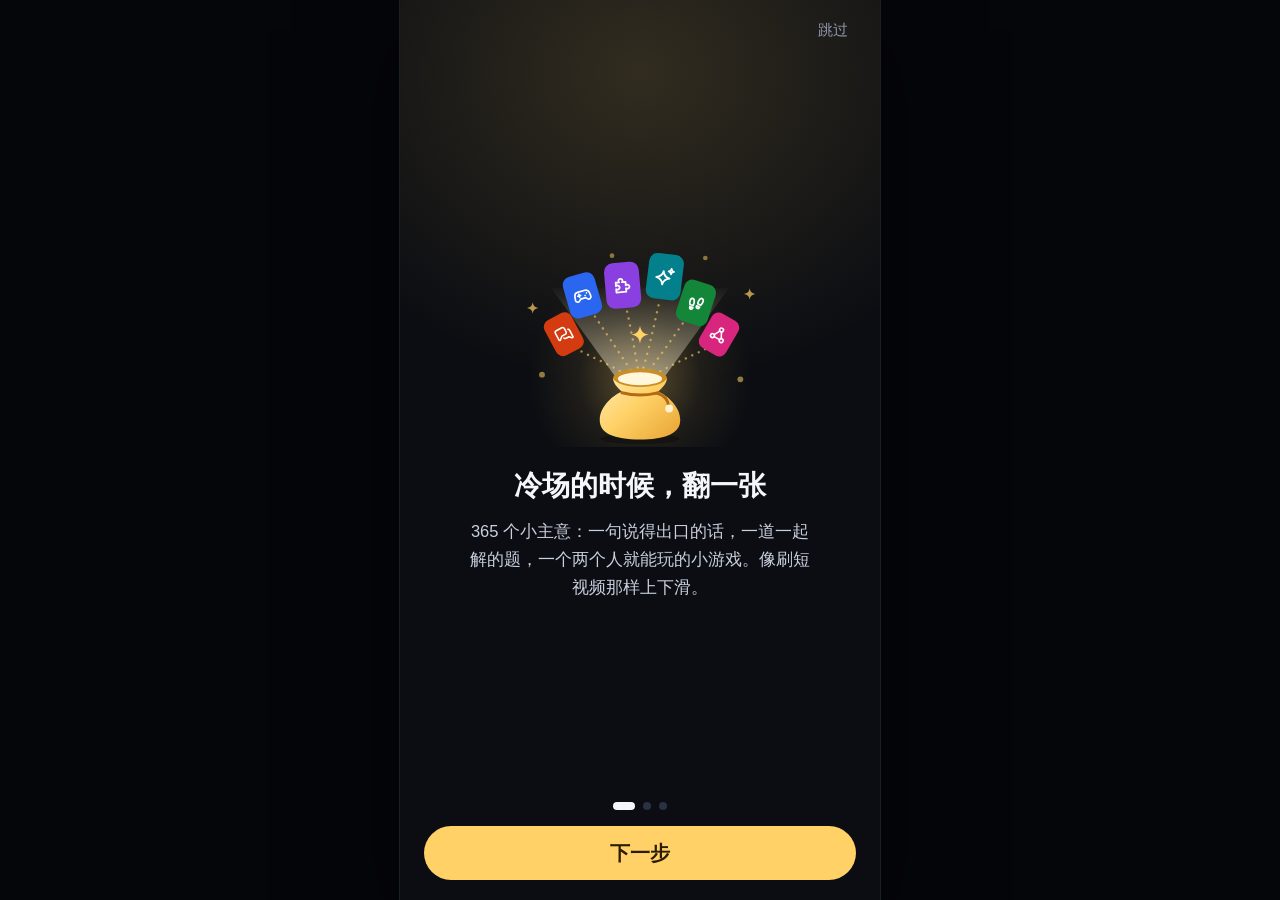
<file: index.html>
<!doctype html>
<html lang="zh-CN">
<head>
<meta charset="utf-8">
<meta name="viewport" content="width=device-width, initial-scale=1, viewport-fit=cover">
<title>锦囊</title>
<meta name="description" content="365 个小主意：冷场的时候翻一张。装在主屏幕上，断网也能用。">
<meta name="theme-color" content="#0b0d12">
<meta name="color-scheme" content="dark">
<meta name="referrer" content="no-referrer">
<meta name="format-detection" content="telephone=no">
<meta name="mobile-web-app-capable" content="yes">
<meta name="apple-mobile-web-app-capable" content="yes">
<meta name="apple-mobile-web-app-status-bar-style" content="black-translucent">
<meta name="apple-mobile-web-app-title" content="锦囊">
<link rel="manifest" href="manifest.webmanifest">
<link rel="icon" href="assets/favicon.svg" type="image/svg+xml">
<link rel="apple-touch-icon" href="assets/apple-touch-icon.png">

<!-- 样式顺序固定：令牌 → 外壳 → 各组件 → 设计师的皮肤（最后） -->
<link rel="stylesheet" href="css/base.css">
<link rel="stylesheet" href="css/app.css">
<link rel="stylesheet" href="css/widgets-basic.css">
<link rel="stylesheet" href="css/widgets-logic.css">
<link rel="stylesheet" href="css/widgets-duel.css">
<link rel="stylesheet" href="css/widgets-party.css">
<link rel="stylesheet" href="css/widgets-sim.css">
<link rel="stylesheet" href="css/widgets-phys.css">
<link rel="stylesheet" href="css/theme.css">
</head>
<body>
<div id="app" class="app" data-view="feed" data-mode="me">

  <!-- 顶栏一行：左边「我看 / 一起看」，中间可横滑的类型条，右边筛选 -->
  <header id="topbar" class="topbar">
    <div id="mode" class="mode" role="group" aria-label="谁在看"></div>
    <nav id="typebar" class="typebar" aria-label="按类型筛选"></nav>
    <button id="filterBtn" class="topbar__filter" type="button" aria-label="筛选">
      <svg class="jn-ic" aria-hidden="true" viewBox="0 0 24 24"><use href="#i-filter"/></svg>
      <span class="topbar__filter-txt">筛选</span>
      <span class="topbar__n jn-num" hidden></span>
    </button>
  </header>

  <main id="views" class="views">
    <section id="feed" class="feed" aria-label="卡片">
      <div class="feed__track"></div>
      <div class="feed__empty" hidden></div>
    </section>
    <section id="page-discover" class="page" aria-label="发现" hidden></section>
    <section id="page-saved" class="page" aria-label="收藏" hidden></section>
    <section id="page-me" class="page" aria-label="我的" hidden></section>
  </main>

  <nav id="tabbar" class="tabbar" aria-label="主导航">
    <button class="tabbar__tab" type="button" data-tab="feed" aria-current="page">
      <svg class="jn-ic" aria-hidden="true" viewBox="0 0 24 24"><use href="#i-feed"/></svg><span>刷</span>
    </button>
    <button class="tabbar__tab" type="button" data-tab="discover">
      <svg class="jn-ic" aria-hidden="true" viewBox="0 0 24 24"><use href="#i-discover"/></svg><span>发现</span>
    </button>
    <button id="rescueBtn" class="tabbar__rescue" type="button" aria-label="救场：冷场了点这里">
      <svg class="jn-ic" aria-hidden="true" viewBox="0 0 24 24"><use href="#i-rescue"/></svg><span>救场</span>
    </button>
    <button class="tabbar__tab" type="button" data-tab="saved">
      <svg class="jn-ic" aria-hidden="true" viewBox="0 0 24 24"><use href="#i-saved"/></svg><span>收藏</span>
    </button>
    <button class="tabbar__tab" type="button" data-tab="me">
      <svg class="jn-ic" aria-hidden="true" viewBox="0 0 24 24"><use href="#i-me"/></svg><span>我的</span>
    </button>
  </nav>

  <div id="layers" class="layers"></div>
  <div id="toasts" aria-live="polite"></div>
  <div class="app__broken" role="alert">
    <p>没能打开。连上网再试一次。</p>
    <button id="retryBtn" class="jn-btn" type="button">再试一次</button>
  </div>
  <noscript><div class="app__broken" style="display:grid"><p>锦囊需要打开 JavaScript 才能用。</p></div></noscript>
</div>

<!-- 兜底：所有脚本都跑完（或有的没下载到）以后，外壳还没就绪，就把上面那句话亮出来，不留一个空壳 -->
<script>
window.addEventListener('load', function () {
  var app = document.getElementById('app');
  if (app && app.getAttribute('data-ready') !== '1') app.setAttribute('data-broken', '1');
});
document.getElementById('retryBtn').addEventListener('click', function () { window.location.reload(); });
</script>

<!-- 脚本顺序固定：公共能力 → 雪碧图 → 卡片数据 → 各组件 → 外壳。经典脚本，共用 window.JN -->
<script src="js/core.js"></script>
<script src="js/sprites.js"></script>
<script src="data/cards.js"></script>
<script src="js/widgets/basic.js"></script>
<script src="js/widgets/logic.js"></script>
<script src="js/widgets/duel.js"></script>
<script src="js/widgets/party.js"></script>
<script src="js/widgets/sim.js"></script>
<script src="js/widgets/phys.js"></script>
<script src="js/store.js"></script>
<script src="js/app-ui.js"></script>
<script src="js/app-card.js"></script>
<script src="js/app-feed.js"></script>
<script src="js/app-views.js"></script>
<script src="js/app-overlays.js"></script>
<script src="js/app.js"></script>
</body>
</html>
</file>
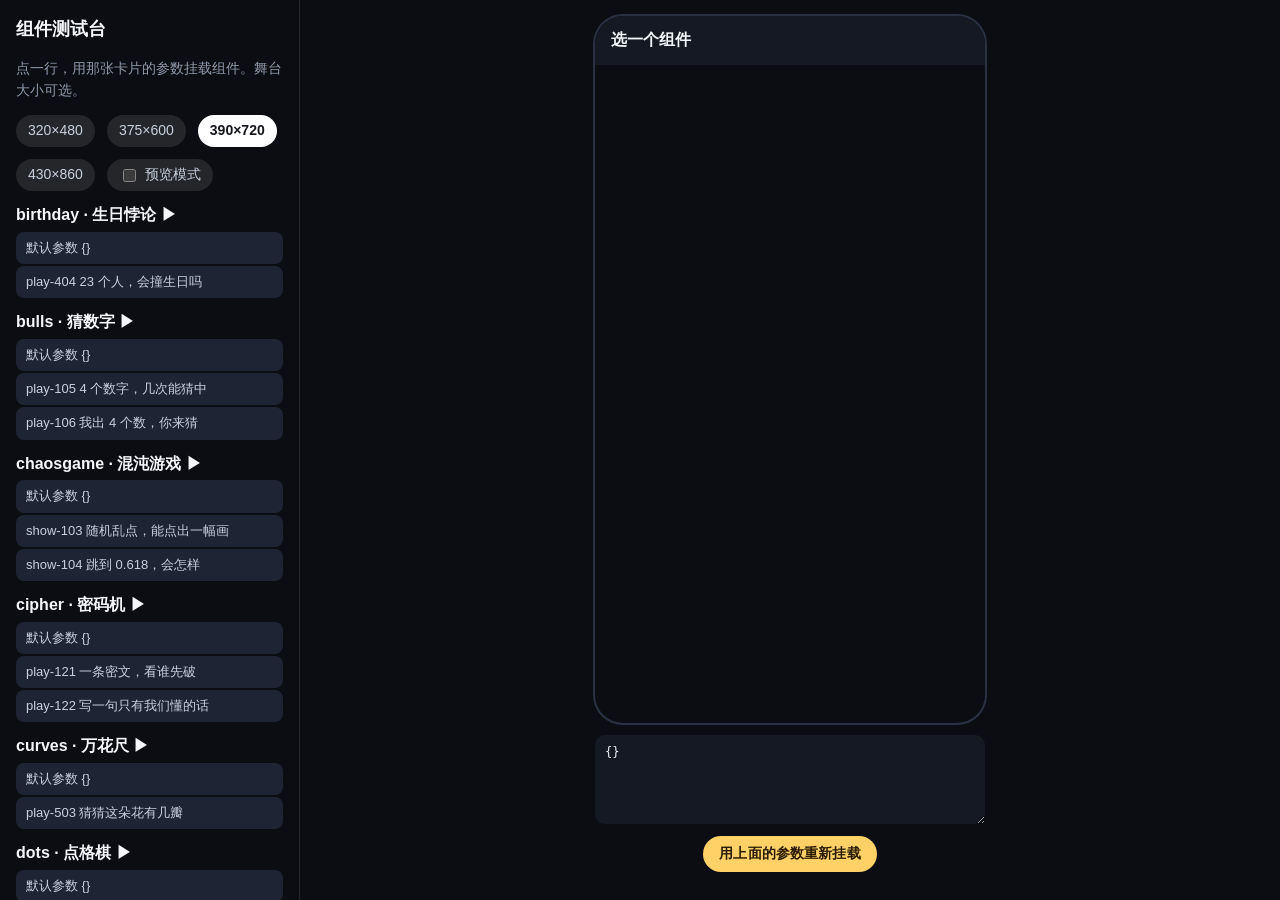
<file: dev/harness.html>
<!doctype html>
<html lang="zh-CN">
<head>
<meta charset="utf-8">
<meta name="viewport" content="width=device-width, initial-scale=1, viewport-fit=cover">
<title>锦囊 · 组件测试台</title>
<link rel="stylesheet" href="../css/base.css">
<link rel="stylesheet" href="../css/theme.css">
<link rel="stylesheet" href="../css/widgets-basic.css">
<link rel="stylesheet" href="../css/widgets-logic.css">
<link rel="stylesheet" href="../css/widgets-duel.css">
<link rel="stylesheet" href="../css/widgets-party.css">
<link rel="stylesheet" href="../css/widgets-sim.css">
<link rel="stylesheet" href="../css/widgets-phys.css">
<style>
  body { display: flex; min-height: 100vh; }
  aside { width: 300px; flex: none; padding: 16px; border-right: 1px solid var(--line); overflow: auto; max-height: 100vh; }
  main { flex: 1; display: flex; flex-direction: column; align-items: center; gap: 12px; padding: 16px; }
  h1 { font-size: 18px; margin: 0 0 12px; }
  .w { margin-bottom: 12px; }
  .w b { display: block; margin-bottom: 4px; }
  .w button { display: block; width: 100%; text-align: left; margin: 2px 0; padding: 6px 10px; border: 0; border-radius: 8px; background: var(--surface-2); color: var(--ink-2); font-size: 13px; }
  .w button:hover { background: var(--surface-3); }
  #phone { width: 390px; height: 720px; border-radius: 28px; overflow: hidden; background: var(--bg); box-shadow: 0 0 0 2px var(--surface-3); display: flex; flex-direction: column; }
  #bar { display: flex; align-items: center; justify-content: space-between; padding: 12px 16px; background: var(--surface); font-weight: 650; }
  #stage { flex: 1; min-height: 0; }
  textarea { width: 390px; height: 90px; background: var(--surface); color: var(--ink); border: 0; border-radius: 10px; padding: 10px; font: 12px var(--font-mono); }
  #log { width: 390px; white-space: pre-wrap; font: 12px var(--font-mono); color: var(--danger); }
  @media (max-width: 760px) { body { flex-direction: column; } aside { width: auto; max-height: 34vh; border-right: 0; border-bottom: 1px solid var(--line); } #phone, textarea, #log { width: 100%; } #phone { height: 78vh; border-radius: 0; } main { padding: 0; } }
</style>
</head>
<body>
<aside>
  <h1>组件测试台</h1>
  <p class="jn-muted">点一行，用那张卡片的参数挂载组件。舞台大小可选。</p>
  <div class="jn-row jn-row--wrap" style="margin-bottom:12px">
    <button class="jn-chip" data-size="320x480">320×480</button>
    <button class="jn-chip" data-size="375x600">375×600</button>
    <button class="jn-chip is-on" data-size="390x720">390×720</button>
    <button class="jn-chip" data-size="430x860">430×860</button>
    <label class="jn-chip"><input type="checkbox" id="asPreview"> 预览模式</label>
  </div>
  <div id="list"></div>
</aside>
<main>
  <div id="phone">
    <div id="bar"><span id="name">选一个组件</span><span class="jn-muted" id="done"></span></div>
    <div id="stage"></div>
  </div>
  <textarea id="params" spellcheck="false">{}</textarea>
  <button class="jn-btn jn-btn--sm" id="remount">用上面的参数重新挂载</button>
  <div id="log"></div>
</main>
<script src="../js/core.js"></script>
<script src="../js/sprites.js"></script>
<script src="../data/cards.js"></script>
<script src="../js/widgets/basic.js"></script>
<script src="../js/widgets/logic.js"></script>
<script src="../js/widgets/duel.js"></script>
<script src="../js/widgets/party.js"></script>
<script src="../js/widgets/sim.js"></script>
<script src="../js/widgets/phys.js"></script>
<script>
(function () {
  var U = JN.util, cur = null, curId = null;
  var stage = document.getElementById('stage'), log = document.getElementById('log');
  window.addEventListener('error', function (e) { log.textContent += e.message + '  @' + (e.filename || '').split('/').pop() + ':' + e.lineno + '\n'; });
  function mount(id, params) {
    if (cur) cur.destroy();
    curId = id;
    log.textContent = '';
    document.getElementById('done').textContent = '';
    document.getElementById('name').textContent = (JN.widgets[id] && JN.widgets[id].name) || id;
    document.getElementById('params').value = JSON.stringify(params || {}, null, 1);
    cur = JN.mountWidget(id, stage, params, {
      preview: document.getElementById('asPreview').checked,
      onDone: function (r, first) { document.getElementById('done').textContent = 'done' + (first ? '（首次）' : '') + ' ' + JSON.stringify(r); },
      onError: function (err) { log.textContent += String(err && err.stack || err) + '\n'; }
    });
  }
  var cards = (window.JN_CARDS || []).filter(function (c) { return c.format === 'widget'; });
  var list = document.getElementById('list');
  Object.keys(JN.widgets).sort().forEach(function (id) {
    var box = U.el('div.w', [U.el('b', { text: id + ' · ' + (JN.widgets[id].name || '') + (JN.widgets[id].preview ? ' ▶' : '') })]);
    box.appendChild(U.el('button', { text: '默认参数 {}', on: { click: function () { mount(id, {}); } } }));
    cards.filter(function (c) { return c.widget === id; }).forEach(function (c) {
      box.appendChild(U.el('button', { text: c.id + ' ' + c.title, on: { click: function () { mount(id, c.params || {}); } } }));
    });
    list.appendChild(box);
  });
  document.getElementById('remount').onclick = function () {
    try { mount(curId, JSON.parse(document.getElementById('params').value || '{}')); } catch (e) { log.textContent = '参数不是合法 JSON：' + e.message; }
  };
  document.querySelectorAll('[data-size]').forEach(function (b) {
    b.onclick = function () {
      document.querySelectorAll('[data-size]').forEach(function (x) { x.classList.remove('is-on'); });
      b.classList.add('is-on');
      var s = b.getAttribute('data-size').split('x');
      var ph = document.getElementById('phone');
      ph.style.width = s[0] + 'px';
      ph.style.height = s[1] + 'px';
    };
  });
  var q = new URLSearchParams(location.search);
  if (q.get('w')) mount(q.get('w'), q.get('p') ? JSON.parse(q.get('p')) : {});
})();
</script>
</body>
</html>
</file>
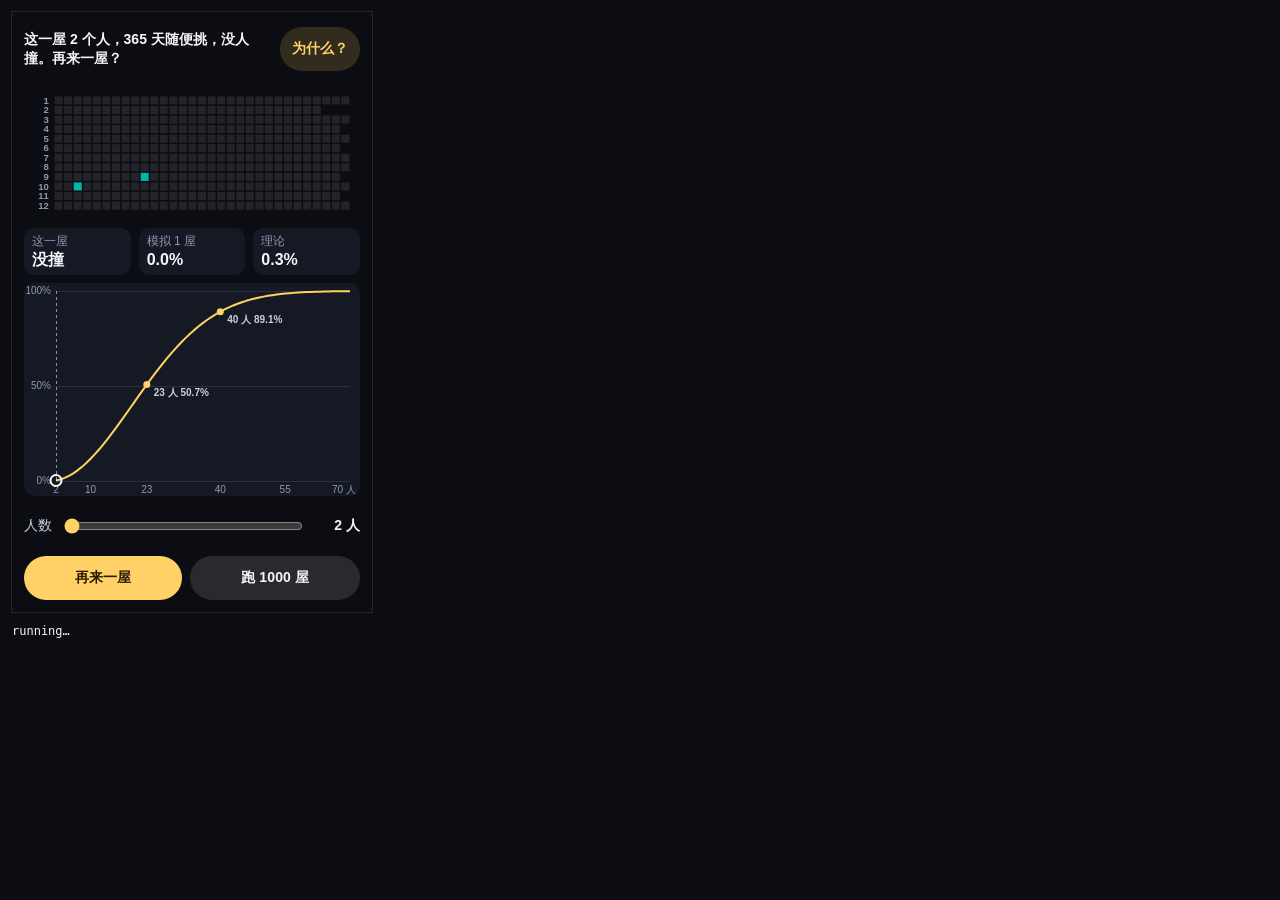
<file: dev/selftest.html>
<!doctype html>
<html lang="zh-CN">
<head>
<meta charset="utf-8">
<meta name="viewport" content="width=device-width, initial-scale=1">
<title>SELFTEST RUNNING</title>
<link rel="stylesheet" href="../css/base.css">
<link rel="stylesheet" href="../css/theme.css">
<link rel="stylesheet" href="../css/widgets-basic.css">
<link rel="stylesheet" href="../css/widgets-logic.css">
<link rel="stylesheet" href="../css/widgets-duel.css">
<link rel="stylesheet" href="../css/widgets-party.css">
<link rel="stylesheet" href="../css/widgets-sim.css">
<link rel="stylesheet" href="../css/widgets-phys.css">
<style>
  body { padding: 12px; }
  #stage { width: 360px; height: 600px; background: var(--bg); outline: 1px solid var(--line); }
  pre { white-space: pre-wrap; font: 12px var(--font-mono); }
</style>
</head>
<body>
<!-- 自动把每个组件按每张卡片的参数挂载一遍、乱点几下、再销毁，收集报错和溢出。
     用法：浏览器打开本页，或
     "Google Chrome" --headless=new --virtual-time-budget=120000 --dump-dom dev/selftest.html
     结果在 <pre id="report"> 里，标题变成 SELFTEST DONE。 -->
<div id="stage"></div>
<pre id="report">running…</pre>
<script>
/* 无头浏览器的“虚拟时间”下 requestAnimationFrame 几乎不出帧，动画循环等于没测到。
   这里换成 16 毫秒的定时器，让每个组件的动画循环真的跑起来。 */
(function () {
  var seq = 0, timers = {};
  window.requestAnimationFrame = function (fn) {
    var id = ++seq;
    timers[id] = setTimeout(function () { delete timers[id]; fn(performance.now()); }, 16);
    return id;
  };
  window.cancelAnimationFrame = function (id) { clearTimeout(timers[id]); delete timers[id]; };
  window.__pendingFrames = function () { return Object.keys(timers).length; };
})();
</script>
<script src="../js/core.js"></script>
<script src="../js/sprites.js"></script>
<script src="../data/cards.js"></script>
<script src="../js/widgets/basic.js"></script>
<script src="../js/widgets/logic.js"></script>
<script src="../js/widgets/duel.js"></script>
<script src="../js/widgets/party.js"></script>
<script src="../js/widgets/sim.js"></script>
<script src="../js/widgets/phys.js"></script>
<script>
(function () {
  var stage = document.getElementById('stage');
  var errors = [];
  var current = '';
  window.addEventListener('error', function (e) { errors.push(current + ' :: ' + e.message + ' @' + (e.filename || '').split('/').pop() + ':' + e.lineno); });
  window.addEventListener('unhandledrejection', function (e) { errors.push(current + ' :: promise ' + (e.reason && e.reason.message || e.reason)); });
  var origErr = console.error;
  console.error = function () { errors.push(current + ' :: console.error ' + Array.prototype.map.call(arguments, function (a) { return (a && a.stack) || String(a); }).join(' ').slice(0, 400)); origErr.apply(console, arguments); };
  JN.settings.sfx = false;
  JN.confetti = function () {};   // 彩带自己会跑 1.7 秒的动画帧，测试里关掉，免得被当成组件泄漏

  var jobs = [];
  var cards = (window.JN_CARDS || []).filter(function (c) { return c.format === 'widget'; });
  var only = (new URLSearchParams(location.search).get('ids') || '').split(',').filter(Boolean);
  Object.keys(JN.widgets).sort().filter(function (id) { return !only.length || only.indexOf(id) >= 0; }).forEach(function (id) {
    jobs.push({ id: id, params: {}, label: id + ' {}' });
    cards.filter(function (c) { return c.widget === id; }).forEach(function (c) { jobs.push({ id: id, params: c.params || {}, label: id + ' ' + c.id }); });
    if (JN.widgets[id].preview) jobs.push({ id: id, params: {}, label: id + ' preview', preview: true });
  });
  if (!only.length) cards.forEach(function (c) { if (!JN.widgets[c.widget]) errors.push('卡片 ' + c.id + ' 引用了不存在的组件 ' + c.widget); });

  var sizes = [[360, 600], [320, 480], [430, 860]];
  var results = [];
  function wait(ms) { return new Promise(function (r) { setTimeout(r, ms); }); }

  function overflow() {
    var out = [];
    var sr = stage.getBoundingClientRect();
    stage.querySelectorAll('*').forEach(function (n) {
      if (out.length > 3) return;
      var r = n.getBoundingClientRect();
      if (!r.width || !r.height) return;
      var cs = getComputedStyle(n);
      if (cs.position === 'fixed' || cs.visibility === 'hidden') return;
      if (r.right > sr.right + 2 || r.left < sr.left - 2) {
        // 在可滚动容器里的不算
        var p = n.parentElement, scroll = false;
        while (p && p !== stage) { var o = getComputedStyle(p).overflowX; if (o === 'auto' || o === 'scroll' || o === 'hidden') { scroll = true; break; } p = p.parentElement; }
        if (!scroll) out.push((n.className || n.tagName) + ' 横向超出 ' + Math.round(Math.max(r.right - sr.right, sr.left - r.left)) + 'px');
      }
    });
    return out;
  }

  async function runJob(job) {
    for (var s = 0; s < sizes.length; s++) {
      stage.style.width = sizes[s][0] + 'px';
      stage.style.height = sizes[s][1] + 'px';
      current = job.label + ' @' + sizes[s].join('x');
      var before = errors.length;
      var doneCalls = 0;
      var inst = JN.mountWidget(job.id, stage, JSON.parse(JSON.stringify(job.params)), { preview: !!job.preview, onDone: function () { doneCalls++; } });
      await wait(250);
      var of = overflow();
      if (!job.preview && s === 0) {
        // 乱点：按钮、可点元素
        for (var k = 0; k < 14; k++) {
          var btns = Array.prototype.filter.call(stage.querySelectorAll('button, [role="button"], input[type="range"], .jn-chip, canvas'), function (b) { return !b.disabled && b.offsetParent !== null; });
          if (!btns.length) break;
          var b = btns[Math.floor(Math.random() * btns.length)];
          try {
            if (b.tagName === 'CANVAS') {
              var r = b.getBoundingClientRect();
              var o = { bubbles: true, clientX: r.left + r.width * Math.random(), clientY: r.top + r.height * Math.random(), pointerId: 1, isPrimary: true, pointerType: 'touch' };
              b.dispatchEvent(new PointerEvent('pointerdown', o)); b.dispatchEvent(new PointerEvent('pointermove', o)); b.dispatchEvent(new PointerEvent('pointerup', o)); b.dispatchEvent(new MouseEvent('click', o));
            } else if (b.tagName === 'INPUT') { b.value = b.min || 0; b.dispatchEvent(new Event('input', { bubbles: true })); }
            else b.click();
          } catch (e) { errors.push(current + ' :: click threw ' + e.message); }
          await wait(60);
        }
      }
      await wait(200);
      var empty = stage.children.length === 0;
      try { inst.destroy(); } catch (e) { errors.push(current + ' :: destroy threw ' + e.message); }
      await wait(60);
      var leak = window.__pendingFrames();
      await wait(60);
      if (leak && window.__pendingFrames()) errors.push(current + ' :: 销毁后仍有动画帧在跑（' + window.__pendingFrames() + '）');
      results.push({ job: current, errors: errors.length - before, overflow: of, rendered: !empty });
      if (empty) errors.push(current + ' :: 挂载后舞台是空的');
      of.forEach(function (m) { errors.push(current + ' :: 溢出 ' + m); });
    }
  }

  (async function () {
    for (var i = 0; i < jobs.length; i++) await runJob(jobs[i]);
    current = '(结束后)';
    await wait(600);   // 销毁后还在跑的计时器如果报错，会记到这里
    var bad = results.filter(function (r) { return r.errors || r.overflow.length || !r.rendered; });
    var report = {
      widgets: Object.keys(JN.widgets).length,
      jobs: jobs.length,
      runs: results.length,
      failedRuns: bad.length,
      errors: errors
    };
    window.__report = report;
    document.getElementById('report').textContent = 'SELFTEST_JSON_BEGIN' + JSON.stringify(report) + 'SELFTEST_JSON_END';
    document.title = 'SELFTEST DONE';
  })();
})();
</script>
</body>
</html>
</file>
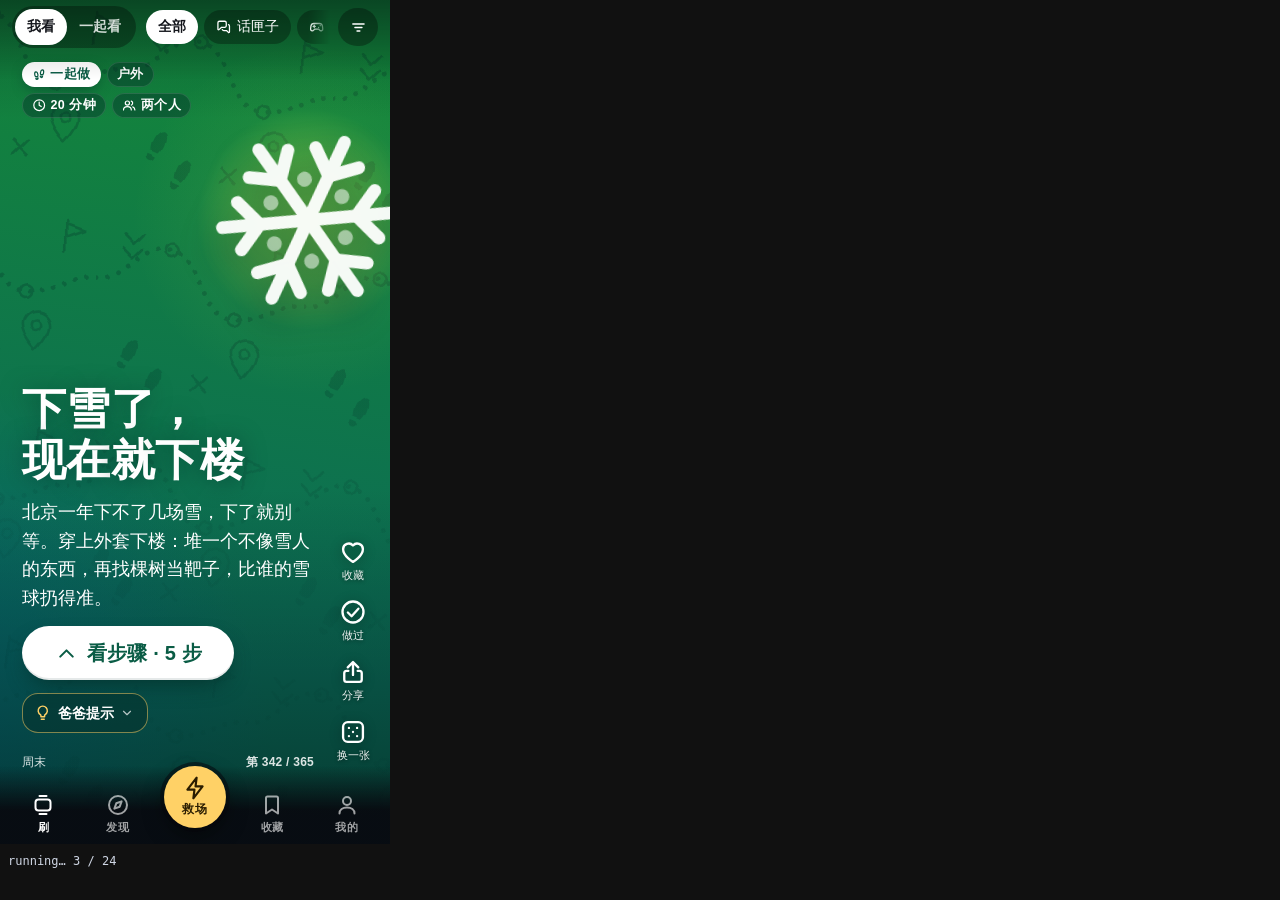
<file: dev/shelltest.html>
<!doctype html>
<html lang="zh-CN">
<head>
<meta charset="utf-8">
<title>SHELLTEST RUNNING</title>
<style>
  html, body { margin: 0; background: #111; color: #cfd6e4; font: 12px/1.5 ui-monospace, Menlo, Consolas, monospace; }
  #f { display: block; border: 0; background: #000; }
  pre { margin: 8px; white-space: pre-wrap; word-break: break-all; }
</style>
</head>
<body>
<!-- 锦囊 · 外壳自测（外壳工程师 A）

  把 ../index.html 放进一个手机尺寸的 iframe，在里面模拟点按、拖动、键盘、滚轮和返回键，把结果写进 <pre id="report">。

  一、跑自测（无头浏览器；iframe 要读得到里面的页面，所以直接开文件时必须带 allow-file-access-from-files）：
      cd 项目根目录
      "/Applications/Google Chrome.app/Contents/MacOS/Google Chrome" --headless=new --disable-gpu --no-first-run \
        --user-data-dir="$(mktemp -d)" --allow-file-access-from-files --virtual-time-budget=240000 \
        --window-size=900,1000 --dump-dom "file://$(pwd)/dev/shelltest.html" | grep -o '<pre id="report">.*</pre>'
      结果是一段 JSON：{ size, cards, tests, passed, failed, errors[], results[{name, ok, info, err}] }；标题变成 SHELLTEST DONE。
      也可以起一个本地服务器（python3 -m http.server）后在浏览器里打开 dev/shelltest.html 看着它跑。
      参数：?size=320x568 换一个屏幕尺寸；?only=feed,mode 只跑名字里含这些词的测试。
      自测会临时清掉 localStorage 里 jn.* 的数据，跑完原样放回。

  二、截「点过以后」的样子（tools/shot.sh 只能截刚打开的页面；这里先在 iframe 里点几下、填字、滚动，再让它截）：
      bash tools/shot.sh "dev/shelltest.html?frame=390x844&u=index.html%23c%3Dpuz-001&click=.reveal__btn" dev/shots/a/reveal-open.png 390 844 5000
      frame 手机尺寸，宽x高
      u     相对项目根的页面和参数（# 写成 %23，= 写成 %3D，& 写成 %26）
      click 载入后依次点击的选择器，用 | 分隔（例：click=.either__opt|.either__pass|.either__opt 截两人选完的样子）
      type  点击之后往某个输入框里填字，写成 选择器:文字（例：type=.search__input:篮球）
      scroll 再把某个容器滚到指定位置，写成 选择器:像素（例：scroll=%23page-me:900）
      hold  最后按住某个元素不放（看长按的按下状态用：按下大约在载入后 0.7 秒，shot.sh 的等待毫秒给 1150 左右；
            无头截图用的是虚拟时间，进度环的过渡不一定走得动，要看环请用真机或桌面浏览器）
-->
<iframe id="f" title="被测页面"></iframe>
<pre id="report">running…</pre>
<script>
(function () {
  'use strict';
  var q = new URLSearchParams(location.search);
  var frame = document.getElementById('f');
  var report = document.getElementById('report');
  var wait = function (ms) { return new Promise(function (r) { setTimeout(r, ms); }); };
  function load(url) {
    return new Promise(function (resolve) {
      frame.onload = function () { resolve(); };
      frame.src = url;
    });
  }
  function setSize(spec) {
    var m = /^(\d+)x(\d+)$/.exec(spec || '') || [0, 390, 844];
    frame.style.width = m[1] + 'px';
    frame.style.height = m[2] + 'px';
    return { w: +m[1], h: +m[2] };
  }

  /* ------------------------------------------------------------ 截图外框 */
  if (q.get('frame')) {
    setSize(q.get('frame'));
    report.hidden = true;
    load('../' + (q.get('u') || 'index.html')).then(async function () {
      var doc;
      try { doc = frame.contentDocument; } catch (e) { doc = null; }
      await wait(+q.get('wait') || 700);
      var clicks = (q.get('click') || '').split('|').filter(Boolean);
      for (var i = 0; i < clicks.length && doc; i++) {
        var n = doc.querySelector(clicks[i]);
        if (n) n.click();
        await wait(450);
      }
      var ty = (q.get('type') || '').split(':');
      if (ty[0] && doc && doc.querySelector(ty[0])) { var inp = doc.querySelector(ty[0]); inp.value = ty.slice(1).join(':'); inp.dispatchEvent(new frame.contentWindow.Event('input', { bubbles: true })); await wait(200); }
      var sc = (q.get('scroll') || '').split(':');
      if (sc[0] && doc && doc.querySelector(sc[0])) { doc.querySelector(sc[0]).scrollTop = +sc[1] || 0; await wait(200); }
      if (q.get('hold') && doc) {
        var h = doc.querySelector(q.get('hold'));
        var W = frame.contentWindow;
        if (h) h.dispatchEvent(new W.PointerEvent('pointerdown', { bubbles: true, pointerId: 7, isPrimary: true, pointerType: 'touch', button: 0 }));
        await wait(+q.get('holdms') || 400);
      }
      document.title = 'FRAME READY';
    });
    return;
  }

  /* ------------------------------------------------------------ 自测 */
  var size = setSize(q.get('size'));
  var only = (q.get('only') || '').split(',').filter(Boolean);
  var results = [];
  var errors = [];
  var current = '';
  var W, D, JN, S, F;

  function ok(cond, msg) { if (!cond) throw new Error(msg || '断言失败'); }
  function eq(a, b, msg) { if (a !== b) throw new Error((msg || '不相等') + '：得到 ' + JSON.stringify(a) + '，应为 ' + JSON.stringify(b)); }
  function $(sel) { return D.querySelector(sel); }
  function $$(sel) { return Array.prototype.slice.call(D.querySelectorAll(sel)); }
  function cur() { return $('.feed .card.is-cur'); }
  function click(target) {
    var n = typeof target === 'string' ? $(target) : target;
    ok(n, '找不到要点的元素 ' + target);
    n.click();
    return n;
  }
  function visible(n) { return !!n && !n.hidden && n.getClientRects().length > 0; }
  function ptr(type, target, x, y, extra) {
    var o = { bubbles: true, cancelable: true, pointerId: 1, isPrimary: true, pointerType: 'touch', button: 0, clientX: x, clientY: y };
    if (extra) for (var k in extra) o[k] = extra[k];
    target.dispatchEvent(new W.PointerEvent(type, o));
  }
  /** 在 target 上模拟一次拖动：从 (x0,y0) 到 (x1,y1)，分 steps 步，每步间隔 gap 毫秒；最后自动补一个 click（真实浏览器也会给） */
  async function drag(target, x0, y0, x1, y1, steps, gap, holdEnd) {
    ptr('pointerdown', target, x0, y0);
    for (var i = 1; i <= steps; i++) {
      await wait(gap);
      ptr('pointermove', target, x0 + (x1 - x0) * i / steps, y0 + (y1 - y0) * i / steps);
    }
    if (holdEnd) await wait(holdEnd);
    ptr('pointerup', target, x1, y1);
    target.dispatchEvent(new W.MouseEvent('click', { bubbles: true, cancelable: true, clientX: x1, clientY: y1 }));
  }
  async function settle(ms) { F.finish(); await wait(ms || 30); F.finish(); }
  async function back() { W.history.back(); await wait(120); }
  function key(k, extra) {
    var o = { key: k, code: k === ' ' ? 'Space' : k, bubbles: true, cancelable: true };
    if (extra) for (var x in extra) o[x] = extra[x];
    D.body.dispatchEvent(new W.KeyboardEvent('keydown', o));
  }
  function deckIds() { return S.deck().map(function (c) { return c.id; }); }
  function firstOf(pred) { return S.deck().filter(pred)[0] || null; }
  async function goto(id) { ok(W.JN.app.gotoCard(id), '跳不到卡片 ' + id); await settle(40); eq(F.current().id, id, '当前卡片'); return cur(); }
  /** 一起看模式下不该出现的字：所有只给爸爸的卡片的标题，和所有卡片的爸爸提示 */
  var SHY = ['talk', 'do', 'trio'];          // 这三类卡片的来源在一起看模式下不露出来
  var _dad = null, _shy = null;
  function dadStrings() {
    if (_dad) return _dad;
    _dad = [];
    S.all.forEach(function (c) {
      if (S.isDadOnly(c)) _dad.push(c.title);
      if (c.hint) _dad.push(c.hint);
    });
    return _dad;
  }
  /** 一起看模式下不该出现的来源名：只被话匣子、一起做、三人局（或只给爸爸的卡片）引用过的那些。
   *  同一个来源如果「给他看 / 烧脑 / 一起玩」也在用，或者它恰好是某张卡片正文里的字，就不算。 */
  function shyRefs() {
    if (_shy) return _shy;
    var allowed = {}, legit = '', out = {};
    S.all.forEach(function (c) {
      if (S.isDadOnly(c)) return;
      legit += ' ' + [c.title, c.body, c.sub, c.more, c.explain, (c.options || []).join(' '), (c.steps || []).join(' '), (c.need || []).join(' '),
        c.reveal ? c.reveal.text + ' ' + (c.reveal.explain || '') : '', c.either ? c.either.a + ' ' + c.either.b + ' ' + (c.either.ask || '') : ''].join(' ');
      if (SHY.indexOf(c.type) < 0) (c.refs || []).forEach(function (r) { allowed[r.t] = 1; });
    });
    S.all.forEach(function (c) {
      if (!S.isDadOnly(c) && SHY.indexOf(c.type) < 0) return;
      (c.refs || []).forEach(function (r) { if (r.t && r.t.length >= 6 && !allowed[r.t] && legit.indexOf(r.t) < 0) out[r.t] = 1; });
    });
    return (_shy = Object.keys(out));
  }
  function shyRefsShown() {
    var text = D.body.textContent;
    return shyRefs().filter(function (t) { return text.indexOf(t) >= 0; });
  }
  function leak(where) {
    var text = D.body.textContent + ' ' + D.body.innerHTML;
    var hits = dadStrings().filter(function (s) { return s.length >= 4 && text.indexOf(s) >= 0; });
    if (hits.length) throw new Error(where + '：DOM 里出现了只给爸爸的内容「' + hits[0] + '」等 ' + hits.length + ' 处');
    var refs = shyRefsShown();
    if (refs.length) throw new Error(where + '：一起看时露出了话匣子 / 一起做 / 三人局（或爸爸卡片）的来源「' + refs[0] + '」等 ' + refs.length + ' 处');
    eq($$('.card[data-type="talk"] .card__refs, .card[data-type="do"] .card__refs, .card[data-type="trio"] .card__refs').length, 0, where + '：话匣子、一起做、三人局的卡面上不该有来源行');
    eq($$('.card__hint').length, 0, where + '：不该有爸爸提示按钮');
    eq($$('[data-type="insight"]').length, 0, where + '：不该有锦囊类型的元素');
  }
  /** 全屏浮层本身从第一帧起就该是不透明的（淡入只在里面的内容上） */
  function solid(el, name) {
    var cs = W.getComputedStyle(el);
    ok(cs.opacity === '1' && cs.animationName === 'none', name + '：浮层本身不该带淡入');
    ok(cs.backgroundColor && !/transparent|rgba\([^)]*,\s*0\)/.test(cs.backgroundColor), name + '：底色应不透明，得到 ' + cs.backgroundColor);
  }
  /** 当前卡片是不是一屏放得下（页脚没有被挤出卡片的内容区） */
  function fits(el) {
    var foot = el.querySelector('.card__foot');
    var pad = parseFloat(W.getComputedStyle(el).paddingBottom) || 0;
    return foot.offsetTop + foot.offsetHeight <= el.clientHeight - pad + 1.5;
  }

  var tests = [];
  function test(name, fn) { tests.push({ name: name, fn: fn }); }
  window.__shelltest = { test: test, ok: ok, eq: eq };

  /* ---------------- 启动与牌序 ---------------- */
  test('启动：就绪、DOM 里三张卡片、第一张是今日锦囊', async function () {
    eq($('#app').getAttribute('data-ready'), '1', '应用没有就绪');
    ok(!$('#app').hasAttribute('data-broken'), '应用报了启动失败');
    eq($$('.feed__track > .card').length, 3, 'DOM 里的卡片数');
    eq(F.index(), 0, '起始位置');
    eq(F.current().id, S.today().id, '第一张应是今日锦囊');
    eq(cur().getAttribute('data-id'), S.today().id, '当前卡片的 data-id');
    ok(cur().querySelector('.card__today'), '今日锦囊应有徽标');
    ok(!$('.onboard'), '带深链接启动时不该弹引导');
    eq(W.location.hash, '', '读完深链接应该把 # 拿掉');
    return S.all.length + ' 张卡片，' + Object.keys(JN.widgets).length + ' 个组件';
  });

  test('牌序：不重复、数量对、相邻同类型很少、一年里每天的今日锦囊不同', async function () {
    var d = S.deck(), ids = deckIds();
    eq(new Set(ids).size, ids.length, '牌序里有重复');
    eq(ids.length, S.pool().length, '牌序长度');
    var adj = 0;
    for (var i = 0; i + 1 < d.length; i++) if (d[i].type === d[i + 1].type) adj++;
    ok(adj <= Math.max(2, d.length * 0.02), '相邻同类型太多：' + adj);
    eq(deckIds().join(), ids.join(), '同一天的牌序应当稳定');
    var seen = {};
    for (var k = 0; k < 365; k++) seen[S.today(new Date(2026, 0, 1 + k)).id] = 1;
    eq(Object.keys(seen).length, Math.min(365, S.pool().length), '365 天里不同的今日锦囊数');
    var other = S.deck(new Date(2031, 4, 5)).map(function (c) { return c.id; }).join();
    ok(other !== ids.join(), '换一天牌序应当不同');
    S.deck();
    return '相邻同类型 ' + adj + ' 处 / ' + d.length;
  });

  test('连续翻 400 页：不报错、不重复不错位、首尾循环、每张都一屏放得下', async function () {
    var d = S.deck(), n = d.length, start = F.index(), bad = [], maxFit = 0, clamped = 0, nopv = 0;
    var hasSeg = !!(W.Intl && W.Intl.Segmenter), split = [], wide = [], tall = [], lineStat = {};
    ok(n >= 3, '卡片太少，测不了');
    function check(k, i) {
      var p = F.peek();
      if (p.cur !== d[i].id || p.prev !== d[(i - 1 + n) % n].id || p.next !== d[(i + 1) % n].id || p.count !== 3 || p.y !== 0) {
        throw new Error('第 ' + k + ' 次翻页后错位：' + JSON.stringify(p) + '，应为 ' + d[i].id);
      }
      eq($$('.feed__track > .card.is-cur').length, 1, '当前卡片个数');
      eq($$('.feed__track > .card.is-prev').length, 1, '上一张个数');
      eq($$('.feed__track > .card.is-next').length, 1, '下一张个数');
      var c = cur();
      eq(c.getAttribute('data-id'), d[i].id, '当前卡片');
      eq(c.querySelector('.card__pos').textContent, '第 ' + (i + 1) + ' / ' + n, '序号');
      var fit = +c.getAttribute('data-fit');
      if (fit > maxFit) maxFit = fit;
      if (fit >= 3) clamped++;
      if (c.classList.contains('no-preview')) nopv++;
      if (!fits(c)) bad.push(d[i].id + '(fit' + fit + ')');
      // 标题：字一个不少；按词包好；没有哪个词被拆到两行，也没有哪个词顶出标题的宽度；最多三行
      var title = c.querySelector('.card__title'), tr = title.getBoundingClientRect();
      eq(title.textContent, d[i].title, d[i].id + ' 的标题文字');
      var lines = Math.round(title.offsetHeight / (parseFloat(W.getComputedStyle(title).lineHeight) || 1));
      lineStat[lines] = (lineStat[lines] || 0) + 1;
      if (lines > 3) tall.push(d[i].id);
      if (hasSeg) {
        var ws = title.querySelectorAll('.word');
        // 一个词都没包：只有整条标题都是「太长、不包」的一截（比如一串数字）时才说得过去
        if (!ws.length && JN.ui.wordTokens(d[i].title).some(function (k) { return !k.space && JN.ui.textWidth(k.t) <= 6; })) throw new Error(d[i].id + ' 的标题没有按词包起来');
        for (var w = 0; w < ws.length; w++) {
          if (ws[w].getClientRects().length !== 1) split.push(d[i].id + '「' + ws[w].textContent + '」');
          else if (ws[w].getBoundingClientRect().right > tr.right + 1.5) wide.push(d[i].id + '「' + ws[w].textContent + '」');
        }
      }
    }
    for (var k = 1; k <= 400; k++) { F.go(1); F.finish(); check(k, (start + k) % n); }
    for (var b = 1; b <= 60; b++) { F.go(-1); F.finish(); check(400 + b, (((start + 400 - b) % n) + n) % n); }
    ok(!bad.length, bad.length + ' 张放不下：' + bad.slice(0, 10).join(', '));
    ok(!split.length, '标题里有词被拆到两行：' + split.slice(0, 6).join(', '));
    ok(!wide.length, '标题里有词顶出了宽度：' + wide.slice(0, 6).join(', '));
    ok(!tall.length, '标题超过三行：' + tall.slice(0, 6).join(', '));
    return '最高收紧到 ' + maxFit + ' 级；需要截断的 ' + clamped + ' 张；收掉预览的 ' + nopv + ' 张；标题行数分布 ' + JSON.stringify(lineStat) + (hasSeg ? '' : '（这个浏览器没有 Intl.Segmenter，标题没有按词包）');
  });

  /* ---------------- 手势、键盘、滚轮 ---------------- */
  test('手势：拖过去翻页、拖一点回弹、一甩翻页、横向不管；拖动过不算点击', async function () {
    var feed = $('#feed'), H = feed.clientHeight, x = 150, n = F.total();
    var i0 = F.index();
    await drag(feed, x, H * 0.7, x, H * 0.3, 8, 30, 200);          // 慢拖 40%
    await settle(40);
    eq(F.index(), (i0 + 1) % n, '慢拖过去应翻到下一张');
    await drag(feed, x, H * 0.6, x, H * 0.54, 4, 40, 250);         // 只拖 6%，停住再松手
    await settle(40);
    eq(F.index(), (i0 + 1) % n, '拖一点应回弹');
    eq(F.peek().y, 0, '回弹后轨道应归零');
    await drag(feed, x, H * 0.6, x, H * 0.6 - 70, 3, 14, 0);       // 70px 的快甩
    await settle(40);
    eq(F.index(), (i0 + 2) % n, '快甩应翻到下一张');
    await drag(feed, x, H * 0.3, x, H * 0.72, 8, 30, 200);         // 向下拖：上一张
    await settle(40);
    eq(F.index(), (i0 + 1) % n, '向下拖应回到上一张');
    await drag(feed, 60, H * 0.5, 260, H * 0.5 + 12, 6, 20, 0);    // 横向
    await settle(40);
    eq(F.index(), (i0 + 1) % n, '横向手势不该翻页');
    eq(F.peek().y, 0, '横向手势不该拖动轨道');
    // 从按钮上起手拖动：翻页，但按钮不算被点
    var id = F.current().id, fav = cur().querySelector('.rail__fav'), r = fav.getBoundingClientRect();
    var was = S.isFav(id);
    ptr('pointerdown', fav, r.left + 10, r.top + 10);
    for (var s = 1; s <= 8; s++) { await wait(25); ptr('pointermove', fav, r.left + 10, r.top + 10 - s * H * 0.05); }
    await wait(150);
    ptr('pointerup', fav, r.left + 10, r.top + 10 - H * 0.4);
    fav.click();
    await settle(40);
    eq(S.isFav(id), was, '拖动之后的点击应被吃掉');
    eq(F.index(), (i0 + 2) % n, '从按钮上起手也应能拖动翻页');
    // 不动的轻点：照常触发
    var fav2 = cur().querySelector('.rail__fav'), id2 = F.current().id, r2 = fav2.getBoundingClientRect();
    ptr('pointerdown', fav2, r2.left + 10, r2.top + 10);
    ptr('pointerup', fav2, r2.left + 10, r2.top + 10);
    fav2.click();
    ok(S.isFav(id2), '轻点收藏应生效');
    ok(fav2.classList.contains('is-on') && fav2.getAttribute('aria-pressed') === 'true', '收藏按钮状态');
    fav2.click();
    ok(!S.isFav(id2), '再点一次取消收藏');
  });

  test('键盘与滚轮：↑ ↓ 空格 PageUp PageDown；滚轮带防抖', async function () {
    var n = F.total(), i = F.index();
    var step = async function (fn, d, msg) { fn(); await settle(30); i = (i + d + n) % n; eq(F.index(), i, msg); };
    await step(function () { key('ArrowDown'); }, 1, '↓');
    await step(function () { key('ArrowUp'); }, -1, '↑');
    await step(function () { key(' '); }, 1, '空格');
    await step(function () { key(' ', { shiftKey: true }); }, -1, 'Shift+空格');
    await step(function () { key('PageDown'); }, 1, 'PageDown');
    await step(function () { key('PageUp'); }, -1, 'PageUp');
    var feed = $('#feed');
    var wheel = function (dy) { feed.dispatchEvent(new W.WheelEvent('wheel', { deltaY: dy, bubbles: true, cancelable: true })); };
    await wait(700);
    wheel(120);
    for (var k = 0; k < 14; k++) wheel(60 - k * 4);          // 一串惯性
    await settle(30);
    i = (i + 1) % n;
    eq(F.index(), i, '一次滚动（连同惯性）只翻一页');
    await wait(700);
    wheel(-120);
    await settle(30);
    i = (i - 1 + n) % n;
    eq(F.index(), i, '向上滚一页');
    await wait(700);
  });

  /* ---------------- 六种形态 ---------------- */
  test('形态 plain：有 more 才有「展开」，抽屉里读得到全文', async function () {
    var c = firstOf(function (c) { return c.format === 'plain' && c.more; });
    ok(c, '没有带 more 的 plain 卡片');
    var el = await goto(c.id);
    eq(el.getAttribute('data-format'), 'plain');
    S.setDone(c.id, false);
    click(el.querySelector('.card__cta'));
    await wait(60);
    var sh = $('.sheet');
    ok(sh && sh.querySelector('.prose--more'), '没有打开展开阅读的抽屉');
    ok(!S.isDone(c.id), 'plain 展开阅读不该自动记做过');
    eq(sh.querySelector('.sheet__title').textContent, c.title, '抽屉标题');
    await back();
    await wait(300);
    ok(!$('.sheet'), '返回键没有关掉抽屉');
    var c2 = firstOf(function (c) { return c.format === 'plain' && !c.more; });
    if (c2) { var el2 = await goto(c2.id); ok(!el2.querySelector('.card__cta'), '没有 more 的卡片不该有「展开」'); }
  });

  test('形态 reveal：看答案翻开，再点收起', async function () {
    var c = firstOf(function (c) { return c.format === 'reveal'; });
    ok(c, '没有 reveal 卡片');
    S.setDone(c.id, false);
    var el = await goto(c.id), btn = el.querySelector('.reveal__btn'), panel = el.querySelector('.reveal__back');
    ok(panel.hidden, '答案一开始应是藏着的');
    eq(btn.textContent, (c.reveal.label || '看答案'), '按钮文字');
    btn.click();
    ok(!panel.hidden && el.classList.contains('is-revealed'), '点了以后应露出答案');
    ok(S.isDone(c.id) && el.querySelector('.rail__done').classList.contains('is-on'), '翻开答案应自动记为做过，右侧按钮同步');
    ok(!S.state.doneHinted, '自动记做过不该弹提示');
    el.querySelector('.rail__done').click();
    btn.click(); btn.click();
    ok(!S.isDone(c.id), '手动取消以后，再翻开不该又替他记回去（这一回只记一次）');
    ok(panel.classList.contains('is-flip'), '应有翻开的动效');
    ok(panel.textContent.indexOf(c.reveal.text.replace(/\*\*/g, '').slice(0, 6)) >= 0, '答案文字');
    eq(btn.textContent, '收起答案');
    ok(fits(el), '翻开答案后仍要一屏放下');
    btn.click();
    ok(panel.hidden && !el.classList.contains('is-revealed'), '再点应收起');
    S.setDone(c.id, false);
  });

  test('形态 quiz：选错显示对错和解释；选对放彩带', async function () {
    var qs = S.deck().filter(function (c) { return c.format === 'quiz'; });
    ok(qs.length >= 2, 'quiz 卡片不够');
    S.setDone(qs[0].id, false);
    var c = qs[0], el = await goto(c.id), opts = el.querySelectorAll('.quiz__opt');
    eq(opts.length, c.options.length, '选项个数');
    var wrong = (c.answer + 1) % c.options.length;
    ok(!S.isDone(c.id), '还没答题不该算做过');
    opts[wrong].click();
    ok(el.classList.contains('is-answered') && el.classList.contains('is-incorrect'), '选错的状态');
    ok(S.isDone(c.id) && !S.state.doneHinted, '选了答案应自动记为做过，不弹提示');
    ok(opts[wrong].classList.contains('is-wrong') && opts[c.answer].classList.contains('is-right'), '对错标记');
    ok(!el.querySelector('.quiz__result').hidden, '应显示结果');
    ok(el.querySelector('.quiz__verdict').textContent.indexOf(c.options[c.answer]) >= 0, '应说出正确答案');
    if (c.explain) ok(el.querySelector('.quiz__explain').textContent.length > 0, '应有解释');
    opts[c.answer].click();
    ok(el.classList.contains('is-incorrect'), '答过以后不能改');
    ok(fits(el), '答完后仍要一屏放下');
    var c2 = qs[1], el2 = await goto(c2.id);
    var before = D.querySelectorAll('canvas.jn-confetti').length;
    el2.querySelectorAll('.quiz__opt')[c2.answer].click();
    ok(el2.classList.contains('is-correct'), '选对的状态');
    ok(JN.reduced || D.querySelectorAll('canvas.jn-confetti').length > before, '答对应放彩带');
  });

  test('形态 either：选完追问；递给对方再选；揭晓是否一致', async function () {
    var c = firstOf(function (c) { return c.format === 'either' && c.either.ask; });
    ok(c, '没有带追问的 either 卡片');
    S.setDone(c.id, false);
    var el = await goto(c.id), box = el.querySelector('.either');
    var a = box.querySelector('[data-k="a"]'), b = box.querySelector('[data-k="b"]');
    var ask = box.querySelector('.either__ask'), note = box.querySelector('.either__note'), pass = box.querySelector('.either__pass');
    eq(box.getAttribute('data-state'), 'idle');
    ok(ask.hidden && box.querySelector('.either__tools').hidden, '没选之前不该有追问和按钮');
    ok(!S.isDone(c.id), '还没选不该算做过');
    a.click();
    eq(box.getAttribute('data-state'), 'picked');
    ok(a.classList.contains('is-on') && b.classList.contains('is-off'), '选中的高亮');
    ok(S.isDone(c.id) && !S.state.doneHinted, '做了选择应自动记为做过，不弹提示');
    eq(a.querySelector('.either__txt').textContent, c.either.a, '选项文字');
    ok(!ask.hidden && ask.textContent === c.either.ask, '应显示追问');
    ok(!pass.hidden, '应出现「递给对方也选一次」');
    pass.click();
    eq(box.getAttribute('data-state'), 'pass');
    ok(!/is-on|is-off/.test(box.innerHTML), '递给对方后不能留下第一个人选择的痕迹');
    ok(a.getAttribute('aria-pressed') === 'false' && b.getAttribute('aria-pressed') === 'false', '按钮状态应清空');
    ok(!note.hidden && ask.hidden, '应提示换人，并收起追问');
    b.click();
    eq(box.getAttribute('data-state'), 'done');
    ok(note.textContent.indexOf('不一样') >= 0, '两人不同时的揭晓');
    ok(a.classList.contains('is-on') && b.classList.contains('is-on'), '两个人的选择都亮出来');
    ok(a.querySelector('.either__who').textContent && b.querySelector('.either__who').textContent, '应标出谁选的');
    ok(!ask.hidden, '揭晓后再给追问');
    a.click();
    eq(box.getAttribute('data-state'), 'done', '揭晓后再点不该改变');
    ok(fits(el), '揭晓后仍要一屏放下');
    box.querySelector('.either__again').click();
    eq(box.getAttribute('data-state'), 'idle', '重来');
    b.click(); pass.click();
    var before = D.querySelectorAll('canvas.jn-confetti').length;
    b.click();
    ok(note.textContent.indexOf('一样') === 0 && note.classList.contains('is-same'), '两人一致时的揭晓');
    ok(JN.reduced || D.querySelectorAll('canvas.jn-confetti').length > before, '一致应有小庆祝');
  });

  test('形态 steps：抽屉里有准备的东西和带序号的步骤；做完记一笔', async function () {
    var c = firstOf(function (c) { return c.format === 'steps' && c.need && c.need.length; }) || firstOf(function (c) { return c.format === 'steps'; });
    ok(c, '没有 steps 卡片');
    var el = await goto(c.id);
    S.setDone(c.id, false);
    click(el.querySelector('.card__cta'));
    await wait(60);
    var sh = $('.sheet');
    ok(sh, '没有打开步骤抽屉');
    ok(!S.isDone(c.id), 'steps 只看步骤不该自动记做过');
    eq(sh.querySelectorAll('.steps__list li').length, c.steps.length, '步骤数');
    eq(sh.querySelectorAll('.steps__n')[c.steps.length - 1].textContent, String(c.steps.length), '序号');
    eq(sh.querySelectorAll('.steps__need .jn-chip').length, (c.need || []).length, '要准备的东西');
    click(sh.querySelector('.sheet__foot .jn-btn'));
    await wait(350);
    ok(S.isDone(c.id), '应记为做过');
    ok(!$('.sheet'), '记完应关掉抽屉');
    ok(el.querySelector('.rail__done').classList.contains('is-on'), '右侧「做过」应同步');
    S.setDone(c.id, false);
  });

  test('形态 widget：预览只给当前卡片；开始进舞台；玩完记做过；关闭销毁', async function () {
    var c = firstOf(function (c) { return c.format === 'widget' && JN.widgets[c.widget] && JN.widgets[c.widget].preview; });
    var info = '';
    if (c) {
      var el = await goto(c.id);
      await wait(500);
      if (!el.classList.contains('no-preview')) ok(el.querySelector('.card__preview.is-live'), '当前卡片应挂上组件预览');
      ok(el.querySelector('.card__preview').getAttribute('data-widget') == null, '预览应挂在内层');
      F.go(1); await settle(40);
      eq($$('.card__preview.is-live').length, 0, '离开后预览应销毁');
      eq($$('.card__preview-stage > *').length, 0, '离开后预览区应清空');
      info = '预览用的是 ' + c.widget;
    }
    var p = S.byId('trio-100') && JN.widgets.picker ? S.byId('trio-100') : firstOf(function (c) { return c.format === 'widget' && JN.widgets[c.widget]; });
    ok(p, '没有可用的 widget 卡片');
    var el2 = await goto(p.id), def = JN.widgets[p.widget];
    S.setDone(p.id, false);
    eq(el2.querySelector('.card__cta').textContent, p.cta || '开始', '按钮文字');
    click(el2.querySelector('.card__cta'));
    await wait(80);
    var st = $('.stage');
    ok(visible(st), '没有进舞台');
    solid(st, '舞台');
    eq($('.stage__name').textContent, def.name, '舞台标题');
    eq($('.stage__rules').hidden, !def.rules, '规则按钮');
    ok($('.stage__root').children.length > 0, '舞台里应挂上组件');
    eq(JN.app.stageInfo().card, p.id);
    ok(!cur().querySelector('.card__preview.is-live'), '进舞台后卡片上的预览应停掉');
    if (p.widget === 'picker') {
      click($('.stage__root button'));
      await wait(4500);
      ok(S.isDone(p.id), '组件 onDone 后应把卡片记为做过');
    }
    click('.stage__close');
    await wait(200);
    ok(!visible(st), '关闭后舞台应隐藏');
    eq($('.stage__root').children.length, 0, '关闭后组件应销毁');
    eq(JN.app.stageInfo(), null);
    S.setDone(p.id, false);
    return info;
  });

  test('每一张卡片的每一种展开状态都一屏放得下（看了答案、答完题、两人选完、提示点开）', async function () {
    var d = S.deck(), bad = [], sheets = 0, n = { reveal: 0, quiz: 0, either: 0, hint: 0 };
    var chk = function (el, c, what) { if (!fits(el)) bad.push(c.id + ' ' + what + '(fit' + el.getAttribute('data-fit') + ')'); };
    for (var i = 0; i < d.length; i++) {
      var c = d[i];
      if (!(c.format === 'reveal' || c.format === 'quiz' || c.format === 'either' || c.hint)) continue;
      F.jumpToId(c.id, false);
      var el = cur();
      eq(el.getAttribute('data-id'), c.id);
      if (c.format === 'reveal') { el.querySelector('.reveal__btn').click(); chk(el, c, '看了答案'); n.reveal++; }
      if (c.format === 'quiz') { el.querySelectorAll('.quiz__opt')[(c.answer + 1) % c.options.length].click(); chk(el, c, '答完题'); n.quiz++; }
      if (c.format === 'either') {
        el.querySelector('[data-k="a"]').click(); chk(el, c, '选了一个');
        el.querySelector('.either__pass').click(); chk(el, c, '递给对方');
        el.querySelector('[data-k="b"]').click(); chk(el, c, '揭晓');
        n.either++;
      }
      if (c.hint) {
        var h = el.querySelector('.card__hint');
        h.click();
        n.hint++;
        if ($('.sheet')) {                       // 屏幕太挤：提示改在抽屉里给
          sheets++;
          ok($('.sheet').textContent.indexOf(c.hint.slice(0, 8)) >= 0, c.id + ' 的提示抽屉里应有全文');
          JN.ui.layers.closeAll(); await wait(260);
        } else {
          var t = el.querySelector('.card__hint-text');
          ok(!t.hidden && t.scrollHeight <= t.clientHeight + 1, c.id + ' 的提示应完整显示');
        }
        chk(el, c, '提示点开');
      }
    }
    ok(!bad.length, bad.length + ' 处放不下：' + bad.slice(0, 10).join(', '));
    return 'reveal ' + n.reveal + '，quiz ' + n.quiz + '，either ' + n.either + '，带提示 ' + n.hint + '（其中 ' + sheets + ' 张的提示改用抽屉）';
  });

  /* ---------------- 右侧操作列 ---------------- */
  test('操作列：收藏、做过、分享（三级退路）、换一张', async function () {
    var c = S.deck().slice(9).filter(function (x) { return !S.isDadOnly(x); })[0], el = await goto(c.id);
    S.setFav(c.id, false); S.setDone(c.id, false);
    var done = el.querySelector('.rail__done');
    done.click();
    ok(S.isDone(c.id) && done.classList.contains('is-on') && S.state.done[c.id] > 1e12, '做过应带时间戳');
    done.click();
    ok(!S.isDone(c.id), '再点取消做过');
    var base = String(W.location.href).split('#')[0];
    var expect = '【锦囊】' + c.title + '\n' + S.plain(c.body) + '\n\n' + base + '#c=' + c.id + '&mode=together';   // 谁都能看的卡片：链接带 mode=together
    var got = null;
    Object.defineProperty(W.navigator, 'share', { configurable: true, writable: true, value: function (d) { got = d; return Promise.resolve(); } });
    el.querySelector('.rail__share').click();
    await wait(40);
    ok(got && got.text === expect, '分享文字格式不对：' + JSON.stringify(got));
    W.navigator.share = undefined;                         // 没有 Web Share：复制
    var realCopy = JN.ui.copy, copied = null;
    JN.ui.copy = async function (t) { copied = t; return true; };
    el.querySelector('.rail__share').click();
    await wait(40);
    eq(copied, expect, '复制的文字');
    ok($('#toasts').textContent.indexOf('已复制') >= 0, '复制后应有提示');
    JN.ui.copy = async function () { return false; };      // 复制也失败：摆出来并选中
    el.querySelector('.rail__share').click();
    await wait(150);
    var box = $('.sharebox');
    ok(box && box.value === expect, '复制失败时应给出可选中的文字');
    ok($('.sheet .sharebox__copy'), '退路里应有一个亲手点的「复制」按钮');
    JN.ui.copy = realCopy;
    await back(); await wait(300);
    ok(!$('.sharebox'), '关掉分享抽屉');
    var dc = firstOf(S.isDadOnly);                         // 只给爸爸的卡片：链接不带 mode
    if (dc) {
      var del = await goto(dc.id), got2 = null;
      W.navigator.share = function (d) { got2 = d; return Promise.resolve(); };
      del.querySelector('.rail__share').click();
      await wait(40);
      ok(got2 && got2.text === '【锦囊】' + dc.title + '\n' + S.plain(dc.body) + '\n\n' + base + '#c=' + dc.id, '爸爸卡片的分享链接不该带 mode：' + JSON.stringify(got2));
      W.navigator.share = undefined;
      el = await goto(c.id);
    }
    var before = F.current().id;
    el.querySelector('.rail__dice').click();
    await settle(40);
    ok(F.current().id !== before, '换一张应跳到别的卡片');
    eq(cur().getAttribute('data-id'), F.current().id);
    eq($$('.feed__track > .card').length, 3, '换一张之后仍是三张');
  });

  /* ---------------- 我看 / 一起看 ---------------- */
  test('一起看：卡片流、发现、搜索、收藏、救场、我的 —— DOM 里搜不到只给爸爸的内容', async function () {
    var dads = S.all.filter(S.isDadOnly);
    ok(dads.length > 0, '没有只给爸爸的卡片，测不了');
    var withHint = firstOf(function (c) { return !!c.hint && !S.isDadOnly(c); });
    if (withHint) { var e0 = await goto(withHint.id); ok(e0.querySelector('.card__hint'), '我看模式下应有爸爸提示'); e0.querySelector('.card__hint').click(); ok(!e0.querySelector('.card__hint-text').hidden || $('.sheet'), '点开应能看到提示'); if ($('.sheet')) { await back(); await wait(300); } }
    // 先在「我看」里把只给爸爸的内容留得到处都是：收藏、做过、各个页面都打开过
    S.setFav(dads[0].id, true); S.setDone(dads[0].id, true);
    await goto(dads[0].id);
    JN.app.show('saved'); JN.app.show('me'); JN.app.show('discover');
    var inp = $('.search__input'); inp.value = dads[0].title.slice(0, 3); inp.dispatchEvent(new W.Event('input', { bubbles: true }));
    ok($$('.search__results .crow').some(function (r) { return r.getAttribute('data-id') === dads[0].id; }), '我看模式下应搜得到它');
    // 「我看」里来源照常：话匣子 / 一起做 / 三人局带来源的卡片有来源行，汇总里也有它们
    var shyCard = firstOf(function (c) { return SHY.indexOf(c.type) >= 0 && c.refs && c.refs.length && !S.isDadOnly(c); });
    var openCard = firstOf(function (c) { return SHY.indexOf(c.type) < 0 && c.refs && c.refs.length && !S.isDadOnly(c); });
    JN.app.show('feed'); await wait(150);
    if (shyCard) { var se = await goto(shyCard.id); ok(se.querySelector('.card__refs'), '我看模式下 ' + shyCard.id + ' 应照常有来源行'); }
    JN.app.show('me'); await wait(40);
    click('#page-me .row--link'); await wait(60);
    ok(!shyRefs().length || shyRefsShown().length > 0, '检测器自检：我看模式的来源汇总里应查得到这三类卡片的来源');
    await back(); await wait(300);
    JN.app.show('feed'); await wait(150);
    await goto(dads[0].id);
    var caught = false;
    try { leak('自检'); } catch (e) { caught = true; }
    ok(caught, '检测器自检：我看模式下它应该查得出只给爸爸的内容');
    click('.mode__together');
    await settle(60);
    eq($('#app').getAttribute('data-mode'), 'together');
    ok($('#toasts').textContent.indexOf('一起看') >= 0, '切换时应有一句说明');
    leak('切换后的卡片流');
    ok(!S.isDadOnly(F.current()), '当前卡片不该是只给爸爸的');
    ok(!$$('.typebar__chip').some(function (b) { return b.getAttribute('data-type') === 'insight'; }), '类型条不该有锦囊');
    eq(F.total(), S.all.length - dads.length, '一起看的牌数');
    for (var k = 0; k < 120; k++) { F.go(1); F.finish(); if (k % 3 === 0) leak('翻到第 ' + k + ' 页'); }
    // 来源：话匣子 / 一起做 / 三人局不露，给他看 / 烧脑 / 一起玩照常
    if (shyCard) {
      var s2 = await goto(shyCard.id);
      ok(!s2.querySelector('.card__refs'), shyCard.id + '（' + shyCard.type + '）在一起看里不该有来源行');
      ok(JN.card.openRefs(shyCard) === null && !$('.sheet'), '也不该打得开来源抽屉');
      leak('带来源的 ' + shyCard.type + ' 卡片');
    }
    if (openCard) {
      var o2 = await goto(openCard.id);
      ok(o2.querySelector('.card__refs'), openCard.id + '（' + openCard.type + '）的来源应照常显示');
      click(o2.querySelector('.card__refs')); await wait(60);
      ok($$('.sheet .ref').length === openCard.refs.length, '来源抽屉照常');
      await back(); await wait(300);
    }
    ok(S.allRefs().every(function (r) { return r.cards.every(function (id) { return SHY.indexOf(S.byId(id).type) < 0 && !S.isDadOnly(S.byId(id)); }); }), '来源汇总里不该有这三类卡片（和爸爸卡片）的来源');
    JN.app.show('discover'); await wait(40);
    leak('发现');
    eq($$('.tile').length, JN.TYPES.length - 1, '类型入口不该有锦囊');
    // 工具箱：组件都还在；有爸爸卡片在用的组件（比如默契考验），用的必须是一张谁都能看的卡片的参数
    eq($$('.tool').length, Object.keys(JN.widgets).length, '一起看时工具箱不少组件');
    $$('.tool').forEach(function (t) { var f = S.firstCardOfWidget(t.getAttribute('data-widget')); ok(!f || !S.isDadOnly(f), '工具箱 ' + t.getAttribute('data-widget') + ' 用到了爸爸卡片'); });
    var dadWidgets = S.all.filter(function (c) { return c.format === 'widget' && S.isDadOnly(c) && JN.widgets[c.widget]; });
    for (var dw = 0; dw < dadWidgets.length; dw++) {
      var tool = $('.tool[data-widget="' + dadWidgets[dw].widget + '"]');
      ok(tool, dadWidgets[dw].widget + ' 应仍在工具箱里');
      tool.click(); await wait(80);
      var info = JN.app.stageInfo();
      ok(info && info.widget === dadWidgets[dw].widget && info.card !== dadWidgets[dw].id && (!info.card || !S.isDadOnly(S.byId(info.card))), dadWidgets[dw].widget + ' 在一起看里不该用 ' + dadWidgets[dw].id + ' 的参数：' + JSON.stringify(info));
      leak('工具箱里的 ' + dadWidgets[dw].widget);
      await back(); await wait(200);
    }
    var input = $('.search__input');
    ['的', dads[0].title.slice(0, 3), '爸爸', '太太'].forEach(function (qw) {
      input.value = qw; input.dispatchEvent(new W.Event('input', { bubbles: true }));
      $$('.search__results .crow').forEach(function (r) { ok(!S.isDadOnly(S.byId(r.getAttribute('data-id'))), '搜索「' + qw + '」出现了只给爸爸的卡片'); });
      leak('搜索「' + qw + '」');
    });
    input.value = ''; input.dispatchEvent(new W.Event('input', { bubbles: true }));
    JN.app.show('saved'); await wait(40);
    leak('收藏');
    click('#page-saved [data-tab="done"]');
    leak('做过');
    click('#page-saved [data-tab="fav"]');
    JN.app.show('me'); await wait(40);
    leak('我的');
    click('#page-me .row--link'); await wait(60);
    eq($$('.sheet .ref').length, S.allRefs().length, '来源汇总条数');
    leak('全部参考来源');
    await back(); await wait(300);
    JN.app.show('feed'); await wait(120);
    click('#rescueBtn');
    for (var r = 0; r < 40; r++) { leak('救场第 ' + r + ' 张'); click('.rescue__next'); }
    click('.rescue .overlay__close'); await wait(150);
    ok(!JN.app.gotoCard(dads[0].id), '一起看时不该能跳到只给爸爸的卡片');
    // 用链接打开一张现在看不到的卡片：给一句提示，留在一起看，什么都不露
    var here = F.current().id;
    W.location.hash = '#c=' + dads[0].id; await wait(250); await settle(40);
    eq(S.state.mode, 'together', '打开看不到的卡片不该切模式');
    eq(F.current().id, here, '也不该跳走');
    ok($('#toasts').textContent.indexOf('不显示') >= 0, '应给一句提示');
    W.location.hash = '#stage=' + (dadWidgets[0] ? dadWidgets[0].id : dads[0].id); await wait(250);
    ok(!visible($('.stage')), '也不该用爸爸卡片进舞台');
    leak('最后');
  });

  test('从一起看切回我看：轻点不行，要长按 0.8 秒（有进度环）', async function () {
    eq(S.state.mode, 'together', '上一项应停在一起看');
    var me = $('.mode__me');
    ok(me.querySelector('.mode__ring-fg'), '应有进度环');
    ptr('pointerdown', me, 30, 30);
    await wait(250);
    ok(me.classList.contains('is-holding'), '按住时应显示进度');
    ptr('pointerup', me, 30, 30); me.click();
    await wait(60);
    eq(S.state.mode, 'together', '轻点不该切回去');
    ok(!me.classList.contains('is-holding'), '松手后进度应收回');
    ptr('pointerdown', me, 30, 30);
    await wait(700);
    eq(S.state.mode, 'together', '0.7 秒还不该切');
    await wait(200);
    eq(S.state.mode, 'me', '按满 0.8 秒应切回我看');
    ptr('pointerup', me, 30, 30);
    eq($('#app').getAttribute('data-mode'), 'me');
    ok($('#toasts').textContent.indexOf('我看') >= 0, '切换时应有一句说明');
    ok($$('.typebar__chip').some(function (b) { return b.getAttribute('data-type') === 'insight'; }), '锦囊类型回来了');
    S.clearRecords();
  });

  /* ---------------- 筛选、救场、发现、收藏、我的 ---------------- */
  test('筛选：类型条、筛选抽屉（场景、时长）、空状态', async function () {
    click('.typebar__chip[data-type="puzzle"]');
    await settle(40);
    ok(S.deck().length > 0 && S.deck().every(function (c) { return c.type === 'puzzle'; }), '只剩烧脑');
    eq(cur().getAttribute('data-type'), 'puzzle');
    eq(F.total(), S.typeCount('puzzle'));
    ok($('.typebar__chip[data-type="puzzle"]').classList.contains('is-on'), '类型条高亮');
    click('#filterBtn'); await wait(60);
    var sh = $('.sheet--filter');
    ok(sh, '没有打开筛选抽屉');
    var chip = function (t) { return Array.prototype.filter.call(sh.querySelectorAll('.jn-chip'), function (b) { return b.textContent.trim() === t; })[0]; };
    chip('车上').click(); chip('10 分钟内').click();
    ok(S.deck().every(function (c) { return c.type === 'puzzle' && c.scenes.indexOf('车上') >= 0 && c.mins <= 10; }), '场景和时长一起生效');
    ok(sh.querySelector('.filter__go').textContent.indexOf(String(S.deck().length)) >= 0, '按钮上报出张数');
    eq($('.topbar__n').textContent, '2', '筛选按钮上的数字');
    chip('饭桌').click();
    ok(S.deck().every(function (c) { return c.scenes.indexOf('车上') >= 0 || c.scenes.indexOf('饭桌') >= 0; }), '场景多选是「或」');
    click(sh.querySelector('.filter__reset'));
    ok(!S.filterActive(), '重置');
    // 找一个结果为空的组合
    var combo = null;
    S.types().forEach(function (t) { JN.SCENES.forEach(function (s) { if (!combo && !S.count({ type: t.id, scenes: [s.id], mins: 2 })) combo = { type: t.id, scenes: [s.id], mins: 2 }; }); });
    var note = '';
    if (combo) {
      S.setFilter(combo);
      await wait(40);
      eq($$('.feed__track > .card').length, 0, '空结果时不该有卡片');
      ok(visible($('.feed__empty')) && $('.feed__empty .jn-btn'), '应有友好的空状态');
      click('.feed__empty .jn-btn');
      await settle(40);
      note = '空组合：' + combo.type + ' + ' + combo.scenes[0] + ' + 2 分钟内';
    }
    await back(); await wait(300);
    ok(!S.filterActive() && $$('.feed__track > .card').length === 3, '清掉筛选后卡片回来');
    return note;
  });

  test('救场：点开就有一张；选场景取交集；换一个；就这个跳到那张', async function () {
    click('#rescueBtn');
    var rs = $('.rescue');
    ok(visible(rs) && $('.rcard'), '点开就应该有一张');
    solid(rs, '救场');
    ok(!(W.Intl && W.Intl.Segmenter) || $('.rcard__title .word'), '救场标题也按词折行');
    ok(S.byId($('.rcard').getAttribute('data-id')).scenes.indexOf('救场') >= 0, '应是带「救场」标签的卡片');
    eq($$('.rescue__scenes .jn-chip').length, 8, '不限 + 七个场景');
    var chip = Array.prototype.filter.call(rs.querySelectorAll('.rescue__scenes .jn-chip'), function (b) { return b.textContent.trim() === '车上'; })[0];
    chip.click();
    var seen = {};
    for (var k = 0; k < 25; k++) {
      var c = S.byId($('.rcard').getAttribute('data-id'));
      ok(c.scenes.indexOf('救场') >= 0 && c.scenes.indexOf('车上') >= 0, '选了场景应取交集');
      seen[c.id] = 1;
      click('.rescue__next');
    }
    ok(Object.keys(seen).length > 1 || S.rescueList('车上').length < 2, '换一个应该会换');
    var pick = $('.rcard').getAttribute('data-id');
    S.setFilter({ type: 'insight' });                        // 故意让筛选把它排除掉
    click('.rescue__go');
    await settle(80);
    ok(!visible(rs), '就这个：浮层应关掉');
    eq(JN.app.view(), 'feed');
    eq(F.current().id, pick, '应跳到选中的那张');
    ok(!S.filterActive(), '被筛掉的卡片：应自动清掉筛选');
    click('#rescueBtn'); await wait(40);
    await back();
    ok(!visible(rs), '返回键关闭救场');
  });

  test('发现：类型入口带数量、场景入口、搜索、工具箱直达舞台', async function () {
    JN.app.show('discover'); await wait(40);
    eq(JN.app.view(), 'discover');
    eq($$('.tile').length, S.types().length, '类型入口');
    ok($('.tile[data-type="talk"] .tile__n').textContent.indexOf(String(S.typeCount('talk'))) >= 0, '入口上的数量');
    eq($$('.scene').length, JN.SCENES.length, '场景入口');
    eq($$('.tool').length, Object.keys(JN.widgets).length, '工具箱列出所有已注册组件');
    click('.tile[data-type="talk"]'); await settle(60);
    eq(JN.app.view(), 'feed');
    ok(S.deck().every(function (c) { return c.type === 'talk'; }) && F.index() === 0, '按类型去刷，从头开始');
    JN.app.show('discover'); await wait(40);
    click('.scene[data-scene="睡前"]'); await settle(60);
    ok(S.deck().length > 0 && S.deck().every(function (c) { return c.scenes.indexOf('睡前') >= 0; }), '按场景去刷');
    S.resetFilter();
    JN.app.show('discover'); await wait(40);
    var target = S.deck()[Math.min(40, S.deck().length - 1)], input = $('.search__input');
    input.value = target.title.slice(0, 4);
    input.dispatchEvent(new W.Event('input', { bubbles: true }));
    var rows = $$('.search__results .crow');
    var row = rows.filter(function (r) { return r.getAttribute('data-id') === target.id; })[0];
    ok(row, '按标题应搜得到（输入即搜）');
    ok($('.discover__browse').hidden, '搜索时收起入口');
    if (target.tags && target.tags.length) { input.value = target.tags[0]; input.dispatchEvent(new W.Event('input', { bubbles: true })); ok($$('.search__results .crow').some(function (r) { return r.getAttribute('data-id') === target.id; }), '按 tags 应搜得到'); input.value = target.title.slice(0, 4); input.dispatchEvent(new W.Event('input', { bubbles: true })); row = $$('.search__results .crow').filter(function (r) { return r.getAttribute('data-id') === target.id; })[0]; }
    click(row.querySelector('.crow__main')); await settle(60);
    eq(JN.app.view(), 'feed');
    eq(F.current().id, target.id, '点列表项应跳到那张卡片');
    JN.app.show('discover'); await wait(40);
    input = $('.search__input');
    input.value = 'zzqqxx'; input.dispatchEvent(new W.Event('input', { bubbles: true }));
    ok($('.search__results .empty'), '搜不到时的空状态');
    input.value = ''; input.dispatchEvent(new W.Event('input', { bubbles: true }));
    var tool = $('.tool'), wid = tool.getAttribute('data-widget');
    tool.click(); await wait(80);
    ok(visible($('.stage')) && JN.app.stageInfo().widget === wid, '工具箱应直达舞台');
    var first = S.firstCardOfWidget(wid);
    eq(JN.app.stageInfo().card, first ? first.id : null, '用该组件第一张卡片的参数');
    await back(); await wait(150);
    ok(!visible($('.stage')) && JN.app.view() === 'discover', '关掉舞台回到发现');
    await back(); await wait(150);
    eq(JN.app.view(), 'feed', '再按返回回到卡片流');
  });

  test('收藏：两个分段、列表、空状态、点了跳转', async function () {
    S.clearRecords();
    var a = S.deck()[5], b = S.deck()[6];
    JN.app.show('saved'); await wait(40);
    ok($('#page-saved .empty'), '空状态');
    S.setFav(a.id, true); S.setDone(b.id, true);
    var rows = $$('#page-saved .crow');
    eq(rows.length, 1); eq(rows[0].getAttribute('data-id'), a.id, '收藏列表');
    click('#page-saved [data-tab="done"]');
    rows = $$('#page-saved .crow');
    eq(rows.length, 1); eq(rows[0].getAttribute('data-id'), b.id, '做过列表');
    click(rows[0].querySelector('.crow__act'));
    ok(!S.isDone(b.id) && $('#page-saved .empty'), '从列表里取消做过');
    click('#page-saved [data-tab="fav"]');
    click($('#page-saved .crow__main')); await settle(60);
    eq(JN.app.view(), 'feed'); eq(F.current().id, a.id, '点列表项跳到卡片');
    ok(cur().querySelector('.rail__fav').classList.contains('is-on'), '卡片上的收藏状态');
    S.clearRecords();
  });

  test('我的：进度、设置开关、安装指引、离线状态、来源、关于、清空要二次确认', async function () {
    var x = S.deck()[3];
    S.setDone(x.id, true); S.setFav(x.id, true);
    JN.app.show('me'); await wait(40);
    eq($('.prog__big .jn-big').textContent, '1', '做过的总数');
    eq($$('.prog__row').length, S.types().length, '各类型进度');
    var sw = $$('#page-me [role="switch"]');
    eq(sw.length, 2, '音效和震动两个开关');
    var s0 = JN.settings.sfx, h0 = JN.settings.haptic;
    sw[0].click(); eq(JN.settings.sfx, !s0, '音效开关'); eq(JN.store.get('settings').sfx, !s0, '设置应存下来');
    sw[0].click(); eq(JN.settings.sfx, s0);
    sw[1].click(); eq(JN.settings.haptic, !h0, '震动开关'); sw[1].click();
    ok($('.install__steps li') || $('.install__ok'), '安装指引');
    ok($('.offline').textContent.length > 4 && $('.offline__meta').textContent.indexOf(JN.version) >= 0, '离线状态与版本号');
    ok($('.about__text').textContent.indexOf('不上传') >= 0 && $('.about__text').textContent.indexOf('医生') >= 0, '关于与说明');
    click('#page-me .row--link'); await wait(60);
    eq($$('.sheet .ref').length, S.allRefs().length, '来源去重汇总');
    ok($$('.sheet a').every(function (a) { return a.target === '_blank' && /noopener/.test(a.rel) && /^https?:/.test(a.getAttribute('href')); }), '链接应是 target=_blank rel=noopener');
    await back(); await wait(300);
    click('.clear__btn');
    ok($('.clear__ask') && S.isDone(x.id), '第一下只是问，不清');
    click('.clear__no');
    ok(!$('.clear__ask') && $('.clear__btn') && S.isDone(x.id), '算了：回到原样');
    click('.clear__btn'); click('.clear__yes');
    ok(!S.isDone(x.id) && !S.isFav(x.id) && !Object.keys(S.state.done).length, '确认后清空');
    eq($('.prog__big .jn-big').textContent, '0', '进度归零');
    ok(JN.store.get('state').done && !Object.keys(JN.store.get('state').done).length, '存储里也清掉了');
    JN.app.show('feed'); await wait(150);
    return '离线状态：' + JN.app.sw().state;
  });

  /* ---------------- 返回键、深链接、引导 ---------------- */
  test('返回键逐层关闭：舞台里的规则抽屉 → 舞台；页面 → 卡片流；Esc', async function () {
    var wid = Object.keys(JN.widgets).filter(function (id) { return JN.widgets[id].rules; })[0];
    ok(wid, '没有带规则的组件');
    JN.app.openStage(null, wid); await wait(60);
    click('.stage__rules'); await wait(60);
    ok($('.sheet') && $('.sheet').textContent.indexOf(JN.widgets[wid].rules.slice(0, 8)) >= 0, '规则抽屉');
    eq(JN.ui.layers.depth(), 2, '应有两层');
    await back(); await wait(300);
    ok(!$('.sheet') && visible($('.stage')), '第一下只关抽屉');
    await back();
    ok(!visible($('.stage')), '第二下关舞台');
    eq(JN.ui.layers.depth(), 0);
    JN.app.show('me'); await wait(40);
    eq(JN.ui.layers.depth(), 1, '离开卡片流算一层');
    JN.app.show('saved'); await wait(40);
    eq(JN.ui.layers.depth(), 1, '页面之间切换不加层');
    await back();
    eq(JN.app.view(), 'feed', '返回键回到卡片流');
    click('#filterBtn'); await wait(60);
    key('Escape'); await wait(350);
    ok(!$('.sheet'), 'Esc 关闭抽屉');
    await wait(200);
  });

  test('深链接：#c #view #rescue #stage #mode #onboard，可以组合', async function () {
    var c = S.deck()[Math.min(77, S.deck().length - 1)];
    var go = async function (h) { W.location.hash = h; await wait(200); await settle(40); };
    await go('#c=' + c.id);
    eq(F.current().id, c.id, '#c'); eq(W.location.hash, '', '读完拿掉 #');
    await go('#view=discover'); eq(JN.app.view(), 'discover', '#view=discover');
    await go('#view=saved'); eq(JN.app.view(), 'saved', '#view=saved');
    await go('#view=me'); eq(JN.app.view(), 'me', '#view=me');
    await go('#rescue'); ok(visible($('.rescue')), '#rescue'); eq(JN.app.view(), 'feed');
    var w = firstOf(function (c) { return c.format === 'widget' && JN.widgets[c.widget]; });
    await go('#stage=' + w.id);
    ok(visible($('.stage')) && JN.app.stageInfo().card === w.id, '#stage');
    ok(!visible($('.rescue')), '新的深链接应收起之前的浮层');
    var all = firstOf(function (c) { return !S.isDadOnly(c) && c.id !== w.id; });
    await go('#c=' + all.id + '&mode=together');           // 分享出去的链接就是这个写法
    eq(S.state.mode, 'together', '带 mode=together 的链接应切到一起看'); eq(F.current().id, all.id, '并定位到那张卡片');
    ok(!cur().querySelector('.card__hint'), '打开以后看不到爸爸提示');
    ok(!visible($('.stage')));
    await go('#mode=me&onboard=1');
    eq(S.state.mode, 'me', '#mode=me');
    var ob = $('.onboard');
    ok(ob, '#onboard=1 强制显示引导');
    solid(ob, '引导');
    eq(ob.querySelectorAll('.onboard__page').length, 3, '引导三屏');
    ok(ob.querySelector('.onboard__skip') && !ob.querySelector('.onboard__skip').hidden, '可以跳过');
    click('.onboard__next'); click('.onboard__next');
    eq(ob.getAttribute('data-page'), '3');
    eq(ob.querySelector('.onboard__next').textContent, '开始用');
    click('.onboard__next'); await wait(150);
    ok(!$('.onboard') && S.state.onboarded, '看完引导并记下来');
    await go('#onboard=1');
    click('.onboard__skip'); await wait(150);
    ok(!$('.onboard'), '跳过');
    await go('#c=no-such-card');
    ok($('#toasts').textContent.indexOf('没有找到') >= 0, '不存在的卡片给一句提示');
  });

  test('标题按词折行：不把一个词拆到两行，标点不落到行首', async function () {
    if (!(W.Intl && W.Intl.Segmenter)) return '这个浏览器没有 Intl.Segmenter：保持原来的折法';
    var words = function (el) { return Array.prototype.map.call(el.querySelectorAll('.word'), function (w) { return w.textContent; }); };
    var cases = [['show-011', '太阳'], ['talk-005', '只能']], seen = [];
    for (var i = 0; i < cases.length; i++) {
      var c = S.byId(cases[i][0]);
      if (!c || c.title.indexOf(cases[i][1]) < 0) continue;
      var el = await goto(c.id), ws = words(el.querySelector('.card__title'));
      ok(ws.some(function (w) { return w.indexOf(cases[i][1]) >= 0; }), c.title + ' 里的「' + cases[i][1] + '」应是一个不拆开的词，得到 ' + ws.join('|'));
      seen.push(ws.join('|'));
    }
    var toks = JN.ui.wordTokens('终场前 3 秒，落后 1 分（上半场）吗？').filter(function (k) { return !k.space; }).map(function (k) { return k.t; });
    ok(toks.indexOf('3 秒，') >= 0 && toks.indexOf('1 分') >= 0, '数字和量词、后面的标点应粘在一起：' + toks.join('|'));
    ok(toks.every(function (t) { return !/^[，。？！、；：）」』”’》]/.test(t); }), '不该有以标点开头的词：' + toks.join('|'));
    ok(toks.some(function (t) { return t.charAt(0) === '（' && t.length > 1; }), '左括号应跟着后一个词：' + toks.join('|'));
    var e = firstOf(function (c) { return c.format === 'either'; });
    if (e) { var ee = await goto(e.id); ok(ee.querySelector('.either__txt .word'), '二选一的选项文字也按词包'); eq(ee.querySelector('[data-k="b"] .either__txt').textContent, e.either.b); }
    return seen.join('  ；  ');
  });

  test('冷启动：筛选不保留，第一张回到今日锦囊；看法、收藏和设置保留；同一次使用里筛选一直在', async function () {
    var keep = S.deck()[4];
    S.setFav(keep.id, true);
    S.setFilter({ type: 'puzzle', scenes: ['车上'], mins: 10 });
    S.setMode('together');
    JN.setSetting('haptic', false);
    await wait(60);
    ok(F.current().type === 'puzzle', '这一次使用里筛选生效');
    await reload('#view=feed');                          // 重新打开应用
    eq(S.state.mode, 'together', '看法应保留');
    ok(!S.filterActive(), '筛选不该跨次启动保留');
    eq(JN.store.get('state').filter, undefined, '筛选不该写进存储');
    eq(F.index(), 0); eq(F.current().id, S.today().id, '第一张应是今日锦囊');
    ok(cur().querySelector('.card__today'), '今日锦囊的徽标');
    eq($('.typebar__chip.is-on').getAttribute('data-type'), 'all', '类型条回到全部');
    ok(S.isFav(keep.id), '收藏应保留');
    eq((JN.store.get('settings') || {}).haptic, false, '设置应保留');
    S.setMode('me'); await wait(60);
    // 同一次使用里：切页面、进舞台再回来，筛选都还在
    click('.typebar__chip[data-type="puzzle"]'); await settle(40);
    JN.app.show('me'); await wait(40); JN.app.show('discover'); await wait(40); JN.app.show('feed'); await wait(150);
    eq(S.state.filter.type, 'puzzle', '切页面回来筛选还在');
    JN.app.openStage(null, Object.keys(JN.widgets)[0]); await wait(80);
    await back(); await wait(200);
    ok(S.state.filter.type === 'puzzle' && F.current().type === 'puzzle', '进舞台再回来筛选还在');
    S.resetFilter(); S.clearRecords();
  });

  /* ---------------- 运行 ---------------- */
  /** 载入（或重新载入）被测页面，把 W / D / JN / S / F 绑到它身上 */
  var loads = 0;
  async function bind(hash) {
    await load('../index.html?run=' + (++loads) + (hash || ''));
    try { W = frame.contentWindow; D = W.document; JN = W.JN; S = JN.S; F = JN.feed; }
    catch (e) { errors.push('读不到 iframe 里的页面：直接开文件时要带 allow-file-access-from-files，或者改用本地服务器。' + e.message); return false; }
    if (!JN || !F) { errors.push('被测页面没有启动起来'); return false; }
    W.addEventListener('error', function (e) { errors.push(current + ' :: ' + e.message + ' @' + String(e.filename || '').split('/').pop() + ':' + e.lineno); });
    W.addEventListener('unhandledrejection', function (e) { errors.push(current + ' :: promise ' + ((e.reason && e.reason.message) || e.reason)); });
    var origErr = W.console.error;
    W.console.error = function () { errors.push(current + ' :: console.error ' + Array.prototype.map.call(arguments, function (a) { return (a && a.stack) || String(a); }).join(' ').slice(0, 300)); origErr.apply(W.console, arguments); };
    JN.settings.sfx = false;
    JN.settings.haptic = false;
    _dad = _shy = null;
    return true;
  }
  async function reload(hash) { ok(await bind(hash), '重新载入失败'); await wait(300); }
  async function recover() {
    try {
      JN.ui.layers.closeAll();
      await wait(200);
      JN.app.show('feed');
      S.resetFilter();
      await settle(60);
    } catch (e) { /* noop */ }
  }
  async function main() {
    var backup = {};
    try {
      for (var i = 0; i < localStorage.length; i++) { var k = localStorage.key(i); if (k && k.indexOf('jn.') === 0) backup[k] = localStorage.getItem(k); }
      Object.keys(backup).forEach(function (k) { localStorage.removeItem(k); });
    } catch (e) { /* noop */ }
    var bound = await bind('#view=feed');
    if (bound) {
      await wait(300);
      for (var t = 0; t < tests.length; t++) {
        var item = tests[t];
        if (only.length && !only.some(function (w) { return item.name.indexOf(w) >= 0; })) continue;
        current = item.name;
        var before = errors.length;
        try {
          var info = await item.fn();
          results.push({ name: item.name, ok: errors.length === before, info: info || '', err: errors.length === before ? '' : '期间有报错' });
        } catch (e) {
          results.push({ name: item.name, ok: false, err: String((e && e.message) || e) });
          await recover();
        }
        report.textContent = 'running… ' + results.length + ' / ' + tests.length;
      }
      current = '(结束后)';
      await wait(500);
    }
    try {
      Object.keys(localStorage).forEach(function (k) { if (k.indexOf('jn.') === 0) localStorage.removeItem(k); });
      Object.keys(backup).forEach(function (k) { localStorage.setItem(k, backup[k]); });
    } catch (e) { /* noop */ }
    var failed = results.filter(function (r) { return !r.ok; });
    var out = { size: size.w + 'x' + size.h, cards: S ? S.all.length : 0, tests: results.length, passed: results.length - failed.length, failed: failed.length, errors: errors, results: results };
    window.__report = out;
    report.textContent = 'SHELLTEST_JSON_BEGIN' + JSON.stringify(out) + 'SHELLTEST_JSON_END';
    document.title = 'SHELLTEST DONE';
  }
  main();
})();
</script>
</body>
</html>
</file>
<file: css/base.css>
/* 锦囊 · base
 * 设计令牌（颜色、字号、间距、圆角）和所有人共用的小部件样式。
 * 外壳和每个互动组件都只用这里的变量和 .jn-* 类，不要写死颜色和字号。
 * 这个文件由项目负责人维护；视觉设计师在 css/theme.css 里覆盖变量的取值，变量名不能改。
 * 整个应用只有一套深色外观（刻意为之）：卡片用大块的类型色，界面外框是深色半透明。
 */
:root {
  color-scheme: dark;

  /* 底色与文字 */
  --bg: #0b0d12;
  --surface: #151924;
  --surface-2: #1e2433;
  --surface-3: #2a3144;
  --line: rgba(255, 255, 255, 0.1);
  --ink: #f4f6fb;
  --ink-2: #c9d0de;
  --muted: #8f99ad;
  --on-color: #ffffff;          /* 压在类型色上的文字 */
  --on-color-2: rgba(255, 255, 255, 0.82);
  --scrim: rgba(6, 8, 12, 0.72);

  /* 品牌与状态 */
  --accent: #ffd166;            /* 锦囊金 */
  --accent-ink: #2a1c00;        /* 压在金色上的文字 */
  --ok: #3ddc97;
  --warn: #ffb347;
  --danger: #ff5a5f;

  /* 七种卡片类型：主色 a / 渐变终点 b */
  --c-talk-a: #ff7a45;    --c-talk-b: #ff4d6d;
  --c-play-a: #4d7cfe;    --c-play-b: #7b5cff;
  --c-puzzle-a: #8a5cf6;  --c-puzzle-b: #4c35c9;
  --c-show-a: #00b8a9;    --c-show-b: #0091d5;
  --c-do-a: #2fb36a;      --c-do-b: #12907f;
  --c-trio-a: #ff4fa3;    --c-trio-b: #b23cf2;
  --c-insight-a: #1b2a4a; --c-insight-b: #0f1a30;   /* 锦囊：深蓝底 + 金色点缀 */

  /* 两位玩家 / 三位玩家的固定配色（对决类组件统一用） */
  --p1: #ff7a45;
  --p2: #4d7cfe;
  --p3: #3ddc97;

  /* 字体：全部用系统字体，离线也不缺字 */
  --font-ui: -apple-system, BlinkMacSystemFont, "PingFang SC", "HarmonyOS Sans SC", "MiSans", "Noto Sans SC", "Source Han Sans SC", "Microsoft YaHei", sans-serif;
  --font-num: ui-rounded, "SF Pro Rounded", "DIN Alternate", "Avenir Next", "PingFang SC", sans-serif;
  --font-mono: ui-monospace, "SF Mono", Menlo, Consolas, monospace;

  /* 字号阶梯 */
  --fs-xs: 12px;
  --fs-sm: 14px;
  --fs-md: 16px;
  --fs-lg: 20px;
  --fs-xl: 26px;
  --fs-2xl: 34px;
  --fs-3xl: 46px;

  /* 间距与圆角 */
  --sp-1: 4px;  --sp-2: 8px;  --sp-3: 12px;  --sp-4: 16px;  --sp-5: 24px;  --sp-6: 32px;
  --r-s: 10px;  --r-m: 16px;  --r-l: 24px;  --r-pill: 999px;

  --shadow-1: 0 6px 20px rgba(0, 0, 0, 0.35);
  --ease: cubic-bezier(0.22, 0.8, 0.26, 1);
  --tap: 44px;                  /* 最小可点尺寸 */

  --safe-t: env(safe-area-inset-top, 0px);
  --safe-b: env(safe-area-inset-bottom, 0px);
  --safe-l: env(safe-area-inset-left, 0px);
  --safe-r: env(safe-area-inset-right, 0px);
}

*, *::before, *::after { box-sizing: border-box; }
html, body { height: 100%; }
body {
  margin: 0;
  background: var(--bg);
  color: var(--ink);
  font-family: var(--font-ui);
  font-size: var(--fs-md);
  line-height: 1.55;
  -webkit-font-smoothing: antialiased;
  -webkit-tap-highlight-color: transparent;
  -webkit-text-size-adjust: 100%;
}
button, input, select, textarea { font: inherit; color: inherit; }
button { cursor: pointer; }
:focus-visible { outline: 2px solid var(--accent); outline-offset: 2px; }
[hidden] { display: none !important; }

/* ---------- 图标与插画 ---------- */
.jn-ic { width: 1.25em; height: 1.25em; flex: none; fill: none; stroke: currentColor; stroke-width: 2; stroke-linecap: round; stroke-linejoin: round; vertical-align: -0.22em; }
.jn-art { width: 120px; height: 120px; flex: none; color: currentColor; }

/* ---------- 按钮 ---------- */
.jn-btn {
  display: inline-flex; align-items: center; justify-content: center; gap: var(--sp-2);
  min-height: var(--tap); padding: 0 var(--sp-5);
  border: 0; border-radius: var(--r-pill);
  background: var(--accent); color: var(--accent-ink);
  font-weight: 650; font-size: var(--fs-md); letter-spacing: 0.01em;
  transition: transform 0.12s var(--ease), opacity 0.12s, background 0.15s;
  user-select: none; -webkit-user-select: none; touch-action: manipulation;
}
.jn-btn:active { transform: scale(0.96); }
.jn-btn[disabled] { opacity: 0.4; pointer-events: none; }
.jn-btn--ghost { background: rgba(255, 255, 255, 0.12); color: var(--ink); }
.jn-btn--line { background: transparent; color: var(--ink); box-shadow: inset 0 0 0 1.5px rgba(255, 255, 255, 0.35); }
.jn-btn--light { background: #fff; color: #14161c; }
.jn-btn--danger { background: var(--danger); color: #fff; }
.jn-btn--sm { min-height: 36px; padding: 0 var(--sp-4); font-size: var(--fs-sm); }
.jn-btn--lg { min-height: 54px; padding: 0 var(--sp-6); font-size: var(--fs-lg); }
.jn-btn--block { display: flex; width: 100%; }
.jn-btn--icon { width: var(--tap); padding: 0; }

/* ---------- 小标签、分段控件 ---------- */
.jn-chip {
  display: inline-flex; align-items: center; gap: 6px;
  min-height: 32px; padding: 0 var(--sp-3);
  border: 0; border-radius: var(--r-pill);
  background: rgba(255, 255, 255, 0.1); color: var(--ink-2);
  font-size: var(--fs-sm); white-space: nowrap;
  user-select: none; -webkit-user-select: none; touch-action: manipulation;
}
.jn-chip.is-on { background: #fff; color: #14161c; font-weight: 600; }
.jn-badge {
  display: inline-flex; align-items: center; gap: 4px;
  padding: 2px 10px; border-radius: var(--r-pill);
  background: rgba(0, 0, 0, 0.22); color: var(--on-color);
  font-size: var(--fs-xs); font-weight: 600; letter-spacing: 0.04em;
}
.jn-seg { display: inline-flex; padding: 3px; border-radius: var(--r-pill); background: rgba(255, 255, 255, 0.1); }
.jn-seg > button {
  min-height: 34px; padding: 0 var(--sp-4); border: 0; border-radius: var(--r-pill);
  background: transparent; color: var(--ink-2); font-size: var(--fs-sm);
}
.jn-seg > button.is-on { background: #fff; color: #14161c; font-weight: 600; }

/* ---------- 版面小工具 ---------- */
.jn-row { display: flex; align-items: center; gap: var(--sp-3); }
.jn-row--wrap { flex-wrap: wrap; }
.jn-row--between { justify-content: space-between; }
.jn-row--center { justify-content: center; }
.jn-col { display: flex; flex-direction: column; gap: var(--sp-3); }
.jn-center { display: flex; flex-direction: column; align-items: center; justify-content: center; text-align: center; }
.jn-grow { flex: 1 1 auto; min-width: 0; min-height: 0; }
.jn-panel { background: var(--surface); border-radius: var(--r-m); padding: var(--sp-4); }
.jn-panel--2 { background: var(--surface-2); }
.jn-title { font-size: var(--fs-xl); font-weight: 750; line-height: 1.25; letter-spacing: 0.01em; margin: 0; text-wrap: balance; }
.jn-sub { font-size: var(--fs-md); color: var(--ink-2); margin: 0; }
.jn-muted { color: var(--muted); font-size: var(--fs-sm); }
.jn-num { font-family: var(--font-num); font-variant-numeric: tabular-nums; font-weight: 700; }
.jn-big { font-family: var(--font-num); font-variant-numeric: tabular-nums; font-weight: 800; font-size: var(--fs-3xl); line-height: 1; }
.jn-input {
  width: 100%; min-height: var(--tap); padding: 0 var(--sp-4);
  border: 0; border-radius: var(--r-s);
  background: rgba(255, 255, 255, 0.1); color: var(--ink);
}
.jn-input::placeholder { color: var(--muted); }
.jn-range { width: 100%; accent-color: var(--accent); }

/* ---------- 互动组件的舞台根节点 ----------
 * 外壳把组件挂进一个铺满舞台的 .jn-widget-root。组件自己决定内部版面，
 * 但必须在 320×480 到 430×900 之间都不溢出、不需要整页滚动（内部列表可以自己滚）。 */
.jn-widget-root {
  position: relative;
  width: 100%; height: 100%;
  display: flex; flex-direction: column;
  overflow: hidden;
  color: var(--ink);
  user-select: none; -webkit-user-select: none;
  touch-action: manipulation;
}
.jn-widget-root canvas { display: block; touch-action: none; }
.jn-widget-error { margin: auto; padding: var(--sp-5); color: var(--muted); text-align: center; }

/* 对决类：上半屏给对面的人看，整体旋转 180° */
.jn-flip { transform: rotate(180deg); }

/* ---------- toast ---------- */
.jn-toast {
  padding: 10px 16px; border-radius: var(--r-pill);
  background: rgba(20, 24, 34, 0.94); color: var(--ink);
  font-size: var(--fs-sm); box-shadow: var(--shadow-1);
  animation: jn-toast-in 0.25s var(--ease);
  transition: opacity 0.3s, transform 0.3s;
}
.jn-toast.out { opacity: 0; transform: translateY(8px); }
@keyframes jn-toast-in { from { opacity: 0; transform: translateY(10px); } }

/* ---------- 通用动效 ---------- */
@keyframes jn-pop { 0% { transform: scale(0.85); opacity: 0; } 60% { transform: scale(1.04); } 100% { transform: scale(1); opacity: 1; } }
@keyframes jn-shake { 20% { transform: translateX(-6px); } 40% { transform: translateX(6px); } 60% { transform: translateX(-4px); } 80% { transform: translateX(4px); } }
.jn-pop { animation: jn-pop 0.28s var(--ease) both; }
.jn-shake { animation: jn-shake 0.32s linear; }

@media (prefers-reduced-motion: reduce) {
  *, *::before, *::after { animation-duration: 0.001ms !important; animation-iteration-count: 1 !important; transition-duration: 0.001ms !important; }
}
</file>
<file: css/app.css>
/* 锦囊 · app（外壳工程师 A）
 * 外壳的版面和交互状态。文件分两大段：
 *   一、版面与状态 —— 设计师一般不用动
 *   二、默认皮肤   —— 颜色、渐变、阴影。css/theme.css 在本文件之后加载，用同名选择器覆盖即可
 * 只用 base.css 的变量。和 theme.css 的约定：
 *   - 卡片的 DOM 严格按 SPEC 2.4；贴纸的位置、大小、透明度走 theme.css 给的 --jn-art-* 变量
 *   - 文字蹭到贴纸时「先缩后淡」（JN.card 里量）：先在卡片上内联设 --jn-art-size 把贴纸缩小（最多缩到六成）；
 *     还躲不开，才加 .is-crowded（把 --jn-art-opacity 调到 0.14，贴纸退成水印）
 *   - 类型色统一从 [data-type] 上的 --ca / --cb 取（见文件末尾），列表、入口、救场卡都用它
 */

/* =====================================================================
 * 一、版面与状态
 * ===================================================================== */

/* ---------- 整页：不滚动、不下拉刷新、不缩放 ---------- */
html, body {
  position: fixed; inset: 0; width: 100%; height: 100%;
  overflow: hidden; overscroll-behavior: none; touch-action: none;
}
.app {
  --pad: 22px;                                       /* 卡片左边距 */
  --lane-r: 76px;                                    /* 卡片文字给右侧操作列让出的右边距 */
  --bar-h: 42px;                                     /* 顶栏那一行的高度 */
  --top-h: calc(var(--safe-t) + 6px + var(--bar-h) + 6px);
  --tab-h: calc(60px + var(--safe-b));
  position: fixed; top: 0; left: 0; right: 0; margin: 0 auto;
  width: 100%; max-width: 480px; height: 100vh; height: 100dvh;
  overflow: hidden; isolation: isolate;
  touch-action: none; overscroll-behavior: none;
  user-select: none; -webkit-user-select: none; -webkit-touch-callout: none;
}
.app input, .app textarea { user-select: text; -webkit-user-select: text; touch-action: manipulation; }
.app button { font-family: inherit; touch-action: manipulation; -webkit-tap-highlight-color: transparent; }
.app__broken { display: none; position: absolute; inset: 0; z-index: 99; place-content: center; justify-items: center; gap: 16px; margin: 0; padding: 32px; text-align: center; }
.app__broken p { margin: 0; }
.app[data-broken] .app__broken { display: grid; }
.ic-fb { display: inline-block; font-style: normal; line-height: 1; font-size: 1.1em; }
.word { white-space: nowrap; }                       /* JN.ui.words 切出来的词：折行时不拆开 */
.jn-graphic { display: block; width: 100%; height: auto; }

/* ---------- 顶栏：一行 —— 我看 / 一起看 · 类型条（可横滑）· 筛选 ---------- */
.topbar {
  position: absolute; z-index: 20; top: 0; left: 0; right: 0; height: var(--top-h);
  display: flex; align-items: center; gap: 8px;
  padding: calc(var(--safe-t) + 6px) calc(12px + var(--safe-r)) 6px calc(12px + var(--safe-l));
  pointer-events: none;
}
.topbar > * { pointer-events: auto; }
.topbar::before { content: ""; position: absolute; z-index: -1; inset: 0 0 -26px 0; pointer-events: none; }
.app:not([data-view="feed"]) .topbar__filter,
.app:not([data-view="feed"]) .typebar { display: none; }

.mode { display: inline-flex; flex: none; padding: 3px; border-radius: var(--r-pill); }
.mode__opt {
  display: inline-flex; align-items: center; gap: 5px; min-height: 36px; padding: 0 12px;
  border: 0; border-radius: var(--r-pill); background: transparent;
  font-size: 13.5px; font-weight: 650; white-space: nowrap;
  transition: transform 0.12s var(--ease), background 0.18s, color 0.18s;
}
.mode__opt:active { transform: scale(0.95); }
.mode__ic { position: relative; display: none; place-items: center; width: 18px; height: 18px; }
.mode__ic .jn-ic { width: 14px; height: 14px; stroke-width: 2.4; }
.app[data-mode="together"] .mode__ic { display: inline-grid; }
/* 长按 0.8 秒的进度环 */
.mode__ring { position: absolute; left: -4px; top: -4px; width: 26px; height: 26px; fill: none; stroke-width: 2.6; pointer-events: none; }
.mode__ring-fg { stroke-linecap: round; stroke-dasharray: 100; stroke-dashoffset: 100; }
.mode__me.is-holding { transform: scale(0.95); }
.mode__me.is-holding .mode__ring-fg { stroke-dashoffset: 0; transition: stroke-dashoffset 0.8s linear; }

.typebar {
  position: relative; flex: 1 1 auto; min-width: 0; height: var(--bar-h);
  display: flex; align-items: center; gap: 6px; padding: 0 10px 0 2px;
  overflow-x: auto; overflow-y: hidden; scrollbar-width: none;
  touch-action: pan-x; overscroll-behavior: contain; -webkit-overflow-scrolling: touch;
  -webkit-mask-image: linear-gradient(to right, #000 calc(100% - 22px), transparent);
  mask-image: linear-gradient(to right, #000 calc(100% - 22px), transparent);
}
.typebar::-webkit-scrollbar { display: none; }
.typebar::after { content: ""; flex: none; width: 14px; height: 1px; }
.typebar__chip { flex: none; min-height: 34px; transition: transform 0.12s var(--ease), background 0.18s, color 0.18s; }
.typebar__chip:active { transform: scale(0.95); }
.typebar__chip .jn-ic { width: 1.1em; height: 1.1em; }

.topbar__filter {
  position: relative; flex: none; display: inline-flex; align-items: center; justify-content: center; gap: 5px;
  min-width: 40px; height: 38px; padding: 0 10px;
  border: 0; border-radius: var(--r-pill); font-size: 13.5px; font-weight: 650;
  transition: transform 0.12s var(--ease);
}
.topbar__filter:active { transform: scale(0.93); }
.topbar__filter-txt { display: none; }
.app.no-icons .topbar__filter-txt { display: inline; }
.app.no-icons .topbar__filter .jn-ic { display: none; }
.topbar__n { position: absolute; top: -3px; right: -3px; display: grid; place-items: center; min-width: 17px; height: 17px; padding: 0 4px; border-radius: 9px; font-size: 10.5px; line-height: 1; }

/* ---------- 底部标签栏，中间是「救场」 ---------- */
.tabbar {
  position: absolute; z-index: 20; left: 0; right: 0; bottom: 0; height: calc(var(--tab-h) + 18px);
  padding: 18px calc(6px + var(--safe-r)) var(--safe-b) calc(6px + var(--safe-l));
  display: grid; grid-template-columns: 1fr 1fr 80px 1fr 1fr; align-items: stretch;
  pointer-events: none;
}
.tabbar > * { pointer-events: auto; }
.tabbar__tab {
  display: flex; flex-direction: column; align-items: center; justify-content: center; gap: 2px;
  border: 0; background: none; padding: 0; font-size: 10.5px; font-weight: 650; letter-spacing: 0.04em;
  transition: transform 0.12s var(--ease), color 0.15s;
}
.tabbar__tab .jn-ic { width: 24px; height: 24px; }
.tabbar__tab:active { transform: scale(0.9); }
.app.no-icons .tabbar__tab { font-size: 15px; }
.app.no-icons .tabbar__tab .jn-ic { display: none; }
.tabbar__rescue {
  justify-self: center; align-self: start; width: 62px; height: 62px; margin-top: -18px; padding: 0;
  display: flex; flex-direction: column; align-items: center; justify-content: center; gap: 0;
  border: 0; border-radius: 50%; font-size: 11.5px; font-weight: 800; letter-spacing: 0.06em;
  transition: transform 0.12s var(--ease);
}
.tabbar__rescue .jn-ic { width: 26px; height: 26px; }
.tabbar__rescue:active { transform: scale(0.9); }
.app.no-icons .tabbar__rescue { font-size: 17px; }
.app.no-icons .tabbar__rescue .jn-ic { display: none; }

/* ---------- 卡片流：整屏铺满，标签栏半透明地压在卡片下沿 ---------- */
.views { position: absolute; inset: 0; }
.feed { position: absolute; inset: 0; overflow: hidden; touch-action: none; }
.app:not([data-view="feed"]) .feed { visibility: hidden; pointer-events: none; }
.feed__track { position: absolute; inset: 0; transform: translate3d(0, 0, 0); will-change: transform; }
.feed.is-dragging { cursor: grabbing; }
.feed__empty { position: absolute; inset: var(--top-h) 0 var(--tab-h) 0; display: grid; place-items: center; padding: var(--sp-5); }

/* ---------- 卡片（DOM 约定见 SPEC 2.4） ----------
 * 徽标一排钉在左上，贴纸在右上；标题、正文、操作靠下，离拇指近。 */
.card {
  --ts: 1;            /* 标题字号的收紧系数 */
  --bfs: 18px;        /* 正文字号 */
  --gap: 13px;        /* 各块之间的间距 */
  --pv-h: clamp(132px, 21vh, 184px);   /* 组件预览区高度 */
  position: absolute; inset: 0; overflow: hidden;
  display: flex; flex-direction: column; gap: var(--gap);
  padding: calc(var(--top-h) + 8px) calc(var(--lane-r) + var(--safe-r)) calc(var(--tab-h) + 10px) calc(var(--pad) + var(--safe-l));
  contain: layout paint;
}
.card.is-prev { transform: translate3d(0, -100%, 0); }
.card.is-next { transform: translate3d(0, 100%, 0); }
.card.is-fresh { animation: card-in 0.24s ease-out both; }
@keyframes card-in { from { opacity: 0; transform: scale(0.985); } }
.card > * { position: relative; z-index: 2; flex: none; min-width: 0; }
.card__bg { position: absolute; z-index: 0; inset: 0; }
.card__art {
  position: absolute; z-index: 1; pointer-events: none;
  top: var(--jn-art-top, 13%); right: var(--jn-art-right, -7%);
  width: var(--jn-art-size, 62%); max-width: 300px; height: auto; aspect-ratio: 1 / 1;
  transform: rotate(var(--jn-art-tilt, 8deg));
}
.card.is-crowded { --jn-art-opacity: 0.14; }                               /* 缩小了也躲不开文字：贴纸退成水印 */
.feed .card.is-crowded[data-type] .card__art { opacity: 0.14; }

.card__meta { order: 0; margin-bottom: auto; max-width: 62%; display: flex; flex-wrap: wrap; align-items: center; gap: 6px; }
.card__meta .jn-badge { padding: 4px 10px; font-size: 12.5px; line-height: 1.35; white-space: nowrap; }
.card__meta .jn-ic { width: 1.15em; height: 1.15em; }
.card__title {
  order: 1; margin: 0; font-weight: 800; line-height: 1.15; letter-spacing: 0.01em; text-wrap: balance;
  font-size: calc(var(--tfs) * var(--ts));
}
/* 标题字号按字数分六档（JN.card 里算好写在 data-tl 上）：1–3 档刚好一行，4–6 档两行 */
.card[data-tl="1"] { --tfs: clamp(44px, 14.3vw, 61px); }
.card[data-tl="2"] { --tfs: clamp(38px, 12.1vw, 52px); }
.card[data-tl="3"] { --tfs: clamp(32px, 10.3vw, 44px); }
.card[data-tl="4"] { --tfs: clamp(35px, 11.2vw, 48px); }
.card[data-tl="5"] { --tfs: clamp(29px, 9.3vw, 40px); }
.card[data-tl="6"] { --tfs: clamp(25px, 8vw, 34px); }

.card__body { order: 2; display: flex; flex-direction: column; align-items: flex-start; gap: 2px; font-size: var(--bfs); line-height: 1.6; }
.card__text { max-width: 100%; }
.card__text p, .card__text ul { margin: 0; }
.card__text p + p, .card__text p + ul, .card__text ul + p { margin-top: 0.5em; }
.card__text ul { padding-left: 1.2em; }
.card__expand {
  position: relative; flex: none; align-self: flex-start; min-height: 30px; padding: 4px 12px 4px 0;
  border: 0; background: none; color: inherit; font-size: 14px; font-weight: 700;
  text-decoration: underline; text-underline-offset: 3px;
}
.card__expand::after, .card__refs::after { content: ""; position: absolute; inset: -8px -6px; }

.card__preview { order: 3; height: var(--pv-h); border-radius: var(--r-m); overflow: hidden; pointer-events: none; }
.card__preview-stage { position: absolute; inset: 0; }
.card__preview-name { position: absolute; inset: 0; display: grid; place-items: center; font-size: var(--fs-lg); font-weight: 750; opacity: 0.5; }
.card__preview.is-live .card__preview-name { display: none; }

.card__action { order: 4; display: flex; flex-direction: column; align-items: stretch; gap: 10px; }
.card__action:empty { display: none; }
.card__cta { align-self: flex-start; min-width: 150px; }
.card[data-format="widget"] .card__cta { align-self: stretch; }
.card__cta.is-off { opacity: 0.55; }

.card__hint {
  order: 5; align-self: flex-start; max-width: 100%;
  display: flex; flex-direction: column; justify-content: center; gap: 6px;
  min-height: 40px; padding: 8px 14px 8px 12px;
  border: 0; text-align: left; color: inherit; font-size: 14px; font-weight: 600; line-height: 1.3;
  transition: transform 0.12s var(--ease);
}
.card__hint:active { transform: scale(0.97); }
.card__hint-head { display: inline-flex; align-items: center; gap: 6px; }
.card__hint-arrow { width: 1em; height: 1em; opacity: 0.7; transition: transform 0.2s var(--ease); }
.card__hint.is-open { padding: 10px 14px 12px; }
.card__hint.is-open .card__hint-arrow { transform: rotate(180deg); }
.card__hint-text { font-size: 15px; font-weight: 400; line-height: 1.55; }

.card__foot { order: 6; display: flex; align-items: center; justify-content: space-between; gap: 12px; min-height: 28px; padding-top: 4px; font-size: 12px; }
.card__refs, .card__scenes { flex: 0 1 auto; min-width: 0; overflow: hidden; text-overflow: ellipsis; white-space: nowrap; }
.card__refs {
  position: relative; display: inline-flex; align-items: center; gap: 5px; min-height: 28px; padding: 0;
  border: 0; background: none; color: inherit; font-size: 12px; text-align: left;
  text-decoration: underline; text-decoration-color: rgba(255, 255, 255, 0.4); text-underline-offset: 0.2em;
}
.card__refs > span { overflow: hidden; text-overflow: ellipsis; }
.card__pos { flex: none; margin-left: auto; font-weight: 700; letter-spacing: 0.02em; }

/* 右侧操作列 */
.card__rail {
  position: absolute; z-index: 3; right: calc(8px + var(--safe-r)); bottom: calc(var(--tab-h) + 20px);
  width: 58px; display: flex; flex-direction: column; align-items: center; gap: 10px;
}
.rail__btn { display: flex; flex-direction: column; align-items: center; justify-content: center; gap: 2px; width: 100%; min-height: 50px; padding: 0; border: 0; background: none; color: inherit; }
.rail__ic { display: grid; place-items: center; height: 30px; font-size: 25px; transition: transform 0.12s var(--ease); }
.rail__ic .jn-ic { width: 28px; height: 28px; }
.rail__btn:active .rail__ic { transform: scale(0.84); }
.rail__lbl { font-size: 10.5px; line-height: 1.2; white-space: nowrap; }
.rail__on { display: none; }
.rail__btn.is-on .rail__on { display: inline-block; }
.rail__btn.is-on .rail__off { display: none; }

/* ---------- 形态：reveal（看答案：翻开一块白板） ---------- */
.reveal { display: flex; flex-direction: column; gap: 12px; perspective: 900px; }
.reveal__back { display: flex; flex-direction: column; gap: 4px; padding: 14px 16px; border-radius: 18px; transform-origin: 50% 0; }
.reveal__back.is-flip { animation: reveal-flip 0.44s var(--ease) both; }
@keyframes reveal-flip { 0% { transform: rotateX(-86deg); opacity: 0; } 62% { transform: rotateX(7deg); opacity: 1; } 100% { transform: rotateX(0); } }
.reveal__label { font-size: 12px; font-weight: 750; letter-spacing: 0.14em; }
.reveal__text { font-size: calc(var(--bfs) - 1px); font-weight: 650; line-height: 1.5; }
.reveal__explain { margin-top: 2px; font-size: calc(var(--bfs) - 3px); line-height: 1.55; }
.card.is-revealed .card__body > .card__text { font-size: 15px; }
.card.is-revealed .card__body > .card__expand { display: none; }

/* ---------- 形态：quiz ---------- */
.quiz { display: flex; flex-direction: column; gap: 9px; }
.quiz__opt.jn-btn {
  justify-content: flex-start; gap: 10px; min-height: 50px; padding: 7px 16px 7px 10px; border-radius: 25px;
  font-size: 17px; font-weight: 650; line-height: 1.3; text-align: left; white-space: normal;
}
.quiz__opt[aria-disabled="true"]:active { transform: none; }
.quiz__key { flex: none; display: grid; place-items: center; width: 30px; height: 30px; border-radius: 50%; font-size: 14px; font-weight: 800; }
.quiz__txt { flex: 1 1 auto; min-width: 0; }
.quiz__mark { flex: none; display: inline-grid; place-items: center; min-width: 1.2em; font-size: 22px; font-weight: 800; }
.quiz__mark:empty { display: none; }
.quiz__result { display: flex; flex-direction: column; gap: 3px; margin-top: 2px; animation: jn-pop 0.28s var(--ease) both; }
.quiz__verdict { font-size: 18px; font-weight: 800; }
.quiz__explain { font-size: calc(var(--bfs) - 2.5px); line-height: 1.55; }

/* ---------- 形态：either ---------- */
.either { display: flex; flex-direction: column; gap: 10px; }
.either__opt.jn-btn {
  flex-direction: column; gap: 1px; min-height: 58px; padding: 9px 20px; border-radius: 29px;
  font-size: 19px; font-weight: 750; line-height: 1.3; text-align: center; white-space: normal;
}
.either__txt { text-wrap: balance; }
.either__who { font-size: 12px; font-weight: 650; }
.either__who:empty { display: none; }
.either__note, .either__ask { margin: 2px 0 0; line-height: 1.45; }
.either__note { font-size: 15px; }
.either__note.is-same { font-weight: 750; }
.either__ask { font-size: 17px; font-weight: 700; animation: jn-pop 0.28s var(--ease) both; }
.either__tools { display: flex; flex-wrap: wrap; gap: 8px; }

/* ---------- 一屏放下：JN.card.fit 逐级收紧（data-fit 0 → 7） ----------
 * 0 原样；1–2 收字号和间距；3 起长文字按行数截断并露出「展开全文」；5–7 是很矮的屏幕（横屏）的最后手段 */
.card[data-fit="1"] { --ts: 0.92; --bfs: 17px; --gap: 11px; }
.card[data-fit="2"] { --ts: 0.84; --bfs: 16px; --gap: 10px; --pv-h: 132px; }
.card[data-fit="3"] { --ts: 0.78; --bfs: 15.5px; --gap: 9px; --pv-h: 112px; --lc-body: 7; --lc-ex: 6; }
.card[data-fit="4"] { --ts: 0.72; --bfs: 15px; --gap: 8px; --pv-h: 92px; --lc-body: 5; --lc-ex: 4; --lc-ans: 5; --lc-hint: 4; }
.card[data-fit="5"] { --ts: 0.66; --bfs: 14.5px; --gap: 7px; --lc-body: 3; --lc-ex: 2; --lc-ans: 3; --lc-hint: 3; --lc-title: 2; }
.card[data-fit="6"] { --ts: 0.6; --bfs: 14px; --gap: 6px; --lc-body: 2; --lc-ex: 1; --lc-ans: 2; --lc-hint: 2; --lc-title: 1; }
.card[data-fit="7"] { --ts: 0.6; --bfs: 14px; --gap: 6px; --lc-body: 1; --lc-ex: 1; --lc-ans: 2; --lc-hint: 2; --lc-title: 1; }   /* 只在横屏这种极矮的屏幕上会走到：再放不下就把徽标和提示也收掉 */
.card[data-fit="7"] .card__meta, .card[data-fit="7"] .card__hint { display: none; }
.card[data-fit="7"] .quiz__opt.jn-btn { min-height: 36px; font-size: 14.5px; padding: 3px 12px 3px 6px; }
.card[data-fit="7"] .quiz__key { width: 22px; height: 22px; font-size: 12px; }
.card[data-fit="7"] .either__opt.jn-btn { min-height: 38px; font-size: 15px; }
.card[data-fit="7"] .jn-btn--lg { min-height: 40px; }
.card[data-fit="7"] .card__expand { min-height: 22px; padding-top: 0; padding-bottom: 0; font-size: 13px; }
.card[data-fit="7"] .card__foot { min-height: 22px; padding-top: 0; }
.card[data-fit="7"] .quiz__verdict { font-size: 15px; }
.card[data-fit="7"] .reveal__back { padding: 6px 12px; gap: 2px; }
.card[data-fit="7"] .reveal__label, .card[data-fit="7"] .either__ask { display: none; }
.card:is([data-fit="3"], [data-fit="4"], [data-fit="5"], [data-fit="6"], [data-fit="7"]) .card__text,
.card:is([data-fit="4"], [data-fit="5"], [data-fit="6"], [data-fit="7"]) .card__hint-text,
.card:is([data-fit="5"], [data-fit="6"], [data-fit="7"]) .card__title,
.card.is-revealed .card__body > .card__text { display: -webkit-box; -webkit-box-orient: vertical; overflow: hidden; }
.card__title { -webkit-line-clamp: var(--lc-title, none); }
.card__body > .card__text { -webkit-line-clamp: var(--lc-body, none); }
.card.is-revealed .card__body > .card__text { -webkit-line-clamp: 2; }
.reveal__text { -webkit-line-clamp: var(--lc-ans, none); }
.reveal__explain, .quiz__explain { -webkit-line-clamp: var(--lc-ex, none); }
.card__hint-text { -webkit-line-clamp: var(--lc-hint, none); }
.card:not([data-fit="0"]):not([data-fit="1"]) .jn-btn--lg { min-height: 46px; font-size: var(--fs-md); }
.card:not([data-fit="0"]):not([data-fit="1"]) .either__opt.jn-btn { min-height: 50px; font-size: 17px; padding: 7px 16px; }
.card:not([data-fit="0"]):not([data-fit="1"]) .quiz__opt.jn-btn { min-height: 44px; font-size: 16px; padding: 5px 14px 5px 8px; }
.card:not([data-fit="0"]):not([data-fit="1"]) .quiz__key { width: 26px; height: 26px; font-size: 13px; }
.card:is([data-fit="3"], [data-fit="4"], [data-fit="5"], [data-fit="6"], [data-fit="7"]) .reveal__back { padding: 10px 14px; }
.card.is-revealed:is([data-fit="3"], [data-fit="4"], [data-fit="5"], [data-fit="6"], [data-fit="7"]) .card__body { display: none; }
.card.is-answered:is([data-fit="4"], [data-fit="5"], [data-fit="6"], [data-fit="7"]) .quiz__opt:not(.is-right):not(.is-wrong) { display: none; }
.card.no-preview .card__preview { display: none; }
.card:is([data-fit="5"], [data-fit="6"], [data-fit="7"]) .either__opt.jn-btn { min-height: 44px; font-size: 16px; padding: 5px 14px; }
.card:is([data-fit="5"], [data-fit="6"], [data-fit="7"]) .card__hint { min-height: 34px; padding: 5px 12px; }
/* 徽标也让路：3 级起先收「几个人」，4 级再收时长，5 级以后只留类型 */
.card:is([data-fit="3"], [data-fit="4"]) .card__meta .card__for,
.card[data-fit="4"] .card__meta .card__mins,
.card:is([data-fit="5"], [data-fit="6"], [data-fit="7"]) .card__meta .jn-badge:not(.card__type) { display: none; }
.card[data-fit="6"] .card__hint-text { font-size: 14px; }

/* ---------- 页面：发现 / 收藏 / 我的 ---------- */
.page {
  position: absolute; left: 0; right: 0; top: var(--top-h); bottom: 0;
  overflow-x: hidden; overflow-y: auto; touch-action: pan-y; overscroll-behavior: contain; -webkit-overflow-scrolling: touch;
  padding: 0 calc(16px + var(--safe-r)) calc(var(--tab-h) + 36px) calc(16px + var(--safe-l)); animation: page-in 0.18s ease-out both;
}
@keyframes page-in { from { opacity: 0; } }
.page__head { padding: 6px 2px 12px; }
.page__title { margin: 0; font-size: 30px; font-weight: 800; line-height: 1.2; }
.page__sub { margin: 4px 0 0; font-size: var(--fs-sm); }
.sec { margin-top: 24px; }
.sec__title { margin: 0 2px 10px; font-size: 15px; font-weight: 700; letter-spacing: 0.06em; }
.sec__note { margin: 0 2px 10px; font-size: var(--fs-sm); line-height: 1.55; }
.chips { display: flex; flex-wrap: wrap; gap: 8px; }
.chips .jn-chip { min-height: 38px; padding: 0 14px; transition: transform 0.12s var(--ease), background 0.18s, color 0.18s; }
.chips .jn-chip:active { transform: scale(0.95); }

.search { position: relative; display: flex; align-items: center; }
.search__ic { position: absolute; left: 15px; pointer-events: none; }
.search__input { min-height: 48px; padding: 0 46px 0 44px; border-radius: var(--r-pill); font-size: 16px; -webkit-appearance: none; appearance: none; outline-offset: 0; }
.search__input::-webkit-search-cancel-button { display: none; }
.app.no-icons .search__input { padding-left: 18px; }
.search__clear { position: absolute; right: 2px; width: 44px; height: 44px; border: 0; border-radius: 50%; background: none; }
.search__results { margin-top: 12px; }
.search__count { margin: 0 2px 10px; font-size: 13px; }

.tiles { display: grid; grid-template-columns: repeat(2, minmax(0, 1fr)); gap: 10px; }
.tile {
  position: relative; overflow: hidden; display: flex; flex-direction: column; align-items: flex-start; gap: 2px;
  min-height: 96px; padding: 14px; border: 0; border-radius: var(--r-l); text-align: left;
  transition: transform 0.12s var(--ease);
}
.tile:active { transform: scale(0.97); }
.tile[data-type="insight"] { grid-column: 1 / -1; min-height: 76px; }
.tile__ic { position: absolute; right: -8px; bottom: -12px; font-size: 64px; line-height: 1; pointer-events: none; }
.tile__ic .jn-ic { stroke-width: 1.4; }
.tile__name { font-size: 19px; font-weight: 800; line-height: 1.25; }
.tile__blurb { font-size: 12.5px; line-height: 1.4; }
.tile__n { margin-top: auto; padding-top: 6px; font-size: 13px; }

.scenes { display: grid; grid-template-columns: repeat(4, minmax(0, 1fr)); gap: 8px; }
.scene {
  display: flex; flex-direction: column; align-items: center; justify-content: center; gap: 3px;
  min-height: 68px; padding: 8px 4px; border: 0; border-radius: var(--r-m); font-size: 15px; font-weight: 650;
  transition: transform 0.12s var(--ease);
}
.scene:active { transform: scale(0.95); }
.scene .jn-ic { width: 22px; height: 22px; }
.scene__n { font-size: 11px; font-weight: 600; }

.tools { display: grid; grid-template-columns: repeat(2, minmax(0, 1fr)); gap: 8px; }
.tool {
  position: relative; min-width: 0; display: flex; flex-direction: column; justify-content: center; gap: 2px;
  min-height: 62px; padding: 10px 34px 10px 14px; border: 0; border-radius: var(--r-m); text-align: left;
  transition: transform 0.12s var(--ease);
}
.tool:active { transform: scale(0.97); }
.tool__name { font-size: 15.5px; font-weight: 700; line-height: 1.3; }
.tool__sub { font-size: 12px; line-height: 1.35; overflow: hidden; text-overflow: ellipsis; white-space: nowrap; max-width: 100%; }
.tool__go { position: absolute; right: 12px; top: 50%; margin-top: -0.6em; }

.clist { display: flex; flex-direction: column; gap: 8px; }
.crow { display: flex; align-items: stretch; border-radius: var(--r-m); overflow: hidden; }
.crow__main { flex: 1 1 auto; min-width: 0; display: flex; align-items: center; gap: 12px; min-height: 62px; padding: 10px 12px; border: 0; background: none; color: inherit; text-align: left; }
.crow__main:active { opacity: 0.7; }
.crow__dot { flex: none; display: grid; place-items: center; width: 38px; height: 38px; border-radius: 12px; }
.crow__txt { flex: 1 1 auto; min-width: 0; display: flex; flex-direction: column; gap: 2px; }
.crow__title { font-size: 16px; font-weight: 650; line-height: 1.3; overflow: hidden; text-overflow: ellipsis; white-space: nowrap; }
.crow__sub { font-size: 12.5px; line-height: 1.3; overflow: hidden; text-overflow: ellipsis; white-space: nowrap; }
.crow__go { flex: none; }
.crow__act { flex: none; width: 54px; border: 0; background: none; font-size: 19px; }
.crow__act:active { transform: scale(0.88); }
.saved__seg { margin-bottom: 14px; }
.saved__seg > button { min-width: 88px; min-height: 38px; }

.rows { display: flex; flex-direction: column; border-radius: var(--r-m); overflow: hidden; }
.row { display: flex; align-items: center; justify-content: space-between; gap: 12px; width: 100%; min-height: 58px; padding: 10px 16px; border: 0; text-align: left; font-size: 16px; }
.row:active { opacity: 0.75; }
.row__txt { display: flex; flex-direction: column; gap: 1px; min-width: 0; }
.row__title { font-weight: 650; }
.row__desc { font-size: 12.5px; line-height: 1.4; }
.row--link { justify-content: flex-start; border-radius: var(--r-m); font-weight: 650; }
.switch { position: relative; flex: none; width: 50px; height: 30px; border-radius: 15px; transition: background 0.18s; }
.switch i { position: absolute; top: 3px; left: 3px; width: 24px; height: 24px; border-radius: 50%; transition: transform 0.18s var(--ease); }
[aria-checked="true"] > .switch i { transform: translateX(20px); }

.prog__head { display: flex; align-items: center; gap: 16px; padding: 16px; border-radius: var(--r-m) var(--r-m) 0 0; }
.ring { flex: none; width: 76px; height: 76px; }
.ring__bg, .ring__fg { fill: none; stroke-width: 8; }
.ring__fg { stroke-linecap: round; }
.prog__sum { min-width: 0; }
.prog__big { display: flex; align-items: baseline; gap: 4px; }
.prog__of { font-size: var(--fs-md); font-weight: 600; }
.prog__sum p { margin: 4px 0 0; }
.prog__rows { display: grid; gap: 9px; padding: 2px 16px 16px; border-radius: 0 0 var(--r-m) var(--r-m); }
.prog__row { display: grid; grid-template-columns: 3.6em 1fr auto; align-items: center; gap: 10px; font-size: 13px; }
.prog__bar { display: block; height: 8px; border-radius: 4px; overflow: hidden; }
.prog__bar i { display: block; height: 100%; border-radius: 4px; }
.prog__n { min-width: 4.2em; text-align: right; font-size: 12px; }

.install__tip { margin: 0 0 10px; padding: 10px 14px; border-radius: var(--r-s); font-size: var(--fs-sm); line-height: 1.5; }
.install__btn { margin-bottom: 12px; }
.install__ok { display: flex; align-items: center; gap: 10px; line-height: 1.5; }
.install__guide { display: flex; align-items: center; gap: 14px; margin-top: 10px; padding: 14px; border-radius: var(--r-m); }
.install__fig { flex: none; width: 112px; }
.install__steps { margin: 0; padding-left: 1.3em; display: grid; gap: 6px; font-size: 14.5px; line-height: 1.45; }
.mock { display: flex; flex-direction: column; justify-content: space-between; width: 92px; height: 148px; margin: 0 auto; padding: 8px 6px; border-radius: 16px; }
.mock__bar { order: 2; display: flex; align-items: center; justify-content: space-around; height: 22px; border-radius: 8px; }
.mock--android .mock__bar { order: 0; justify-content: flex-end; gap: 5px; padding-right: 5px; }
.mock__bar i { display: block; width: 13px; height: 13px; border-radius: 4px; font-style: normal; font-size: 11px; line-height: 13px; text-align: center; font-weight: 800; }
.mock__menu { display: grid; gap: 4px; padding: 6px; border-radius: 10px; }
.mock__menu i { display: block; height: 9px; border-radius: 3px; font-style: normal; }
.mock__menu .mock__hot { height: 15px; font-size: 8px; line-height: 15px; text-align: center; font-weight: 800; white-space: nowrap; overflow: hidden; }

.offline { display: grid; gap: 6px; margin-bottom: 10px; }
.offline__line { display: flex; align-items: flex-start; gap: 8px; line-height: 1.5; }
.offline__line .jn-ic { margin-top: 0.2em; }
.offline__meta { font-size: 12.5px; line-height: 1.5; }
.about__brand { display: flex; align-items: center; gap: 10px; margin-bottom: 10px; font-size: var(--fs-lg); }
.about__logo { width: 36px; height: 36px; }
.about__text p { margin: 0 0 0.7em; font-size: 15px; line-height: 1.7; }
.about__text p:last-child { margin-bottom: 0; }
.clear__q { margin: 0 0 4px; font-size: var(--fs-lg); font-weight: 750; }
.clear__ask p { margin: 0; }
.clear__btns { display: flex; justify-content: flex-end; gap: 10px; margin-top: 14px; }

.empty { display: flex; flex-direction: column; align-items: center; gap: 8px; padding: 36px 20px; text-align: center; }
.empty__mark { display: grid; place-items: center; width: 76px; height: 76px; }
.empty__dot { display: block; width: 60px; height: 60px; border-radius: 20px; transform: rotate(-8deg); }
.empty__title { margin: 6px 0 0; font-size: 18px; font-weight: 750; }
.empty__text { margin: 0; font-size: 14.5px; line-height: 1.55; }
.empty > .jn-btn { margin-top: 10px; }

/* ---------- 浮层的宿主、抽屉 ---------- */
.layers { position: absolute; inset: 0; z-index: 40; pointer-events: none; }
.layers > * { pointer-events: auto; }
.sheet { position: absolute; inset: 0; z-index: 60; display: flex; align-items: flex-end; }
.sheet__scrim { position: absolute; inset: 0; animation: fade-in 0.2s ease-out both; }
.sheet__panel {
  position: relative; width: 100%; max-height: 86%; display: flex; flex-direction: column;
  border-radius: var(--r-l) var(--r-l) 0 0; outline: none;
  animation: sheet-up 0.28s var(--ease) both; transition: transform 0.2s var(--ease);
}
.sheet.is-closing .sheet__panel { animation: sheet-down 0.2s ease-in both; }
.sheet.is-closing .sheet__scrim { animation: fade-out 0.2s ease-in both; }
.sheet--tall .sheet__panel { height: 86%; }
@keyframes sheet-up { from { transform: translate3d(0, 100%, 0); } }
@keyframes sheet-down { to { transform: translate3d(0, 100%, 0); } }
@keyframes fade-in { from { opacity: 0; } }
@keyframes fade-out { to { opacity: 0; } }
.sheet__head { flex: none; position: relative; display: flex; align-items: center; gap: 8px; padding: 20px 8px 6px 20px; touch-action: none; }
.sheet__grab { position: absolute; top: 8px; left: 50%; width: 40px; height: 4px; margin-left: -20px; border-radius: 2px; }
.sheet__title { flex: 1 1 auto; min-width: 0; margin: 0; font-size: 19px; font-weight: 750; line-height: 1.3; }
.sheet__close { flex: none; width: 44px; height: 44px; border: 0; border-radius: 50%; background: none; font-size: 17px; }
.sheet__close:active { transform: scale(0.9); }
.sheet__body {
  flex: 1 1 auto; min-height: 0; overflow-x: hidden; overflow-y: auto;
  touch-action: pan-y; overscroll-behavior: contain; -webkit-overflow-scrolling: touch;
  padding: 6px 20px calc(22px + var(--safe-b)); user-select: text; -webkit-user-select: text;
}
.sheet__foot { flex: none; display: flex; gap: 10px; padding: 10px 20px calc(14px + var(--safe-b)); }
.sheet__foot > .jn-btn { flex: 1 1 0; }
.sheet__foot > .filter__reset { flex: 0 0 auto; }
.sheet__foot .is-off { opacity: 0.6; }
.filter__h, .steps__need h4 { margin: 14px 0 9px; font-size: var(--fs-sm); font-weight: 650; }
.filter__h:first-child, .steps__need h4 { margin-top: 2px; }

.prose { font-size: 17px; line-height: 1.75; }
.prose p { margin: 0 0 0.8em; }
.prose ul { margin: 0 0 0.8em; padding-left: 1.25em; }
.prose > :last-child { margin-bottom: 0; }
.prose--more { margin-top: 12px; padding-top: 12px; }
.prose--answer { margin-top: 12px; padding: 12px 14px; border-radius: var(--r-m); }
.prose--answer h4 { margin: 0 0 4px; font-size: 12px; letter-spacing: 0.14em; }
.prose--answer p { margin: 0; }
.prose__explain { margin-top: 6px; font-size: 15.5px; }
.prose--rules, .prose--hint { margin: 0; }
.steps__list { list-style: none; margin: 16px 0 0; padding: 0; display: grid; gap: 14px; }
.steps__list li { display: flex; align-items: flex-start; gap: 12px; font-size: 17px; line-height: 1.5; }
.steps__n { flex: none; display: grid; place-items: center; width: 30px; height: 30px; margin-top: -2px; border-radius: 50%; font-size: 15px; }
.refs { list-style: none; margin: 0; padding: 0; display: grid; gap: 10px; }
.ref { display: grid; gap: 5px; padding: 12px 14px; border-radius: var(--r-m); }
.ref__top { display: flex; align-items: center; justify-content: space-between; gap: 8px; }
.ref__top:empty { display: none; }
.ref__lv { padding: 1px 9px; border-radius: var(--r-pill); font-size: 12px; font-weight: 700; }
.ref__n { font-size: 12px; }
.ref__t { font-size: 15.5px; line-height: 1.45; }
.ref__link { display: inline-flex; align-items: center; gap: 4px; min-height: 32px; font-size: 14px; word-break: break-all; text-underline-offset: 3px; touch-action: manipulation; }
.refs__note { margin: 14px 2px 0; font-size: 13px; line-height: 1.65; }
.sharebox { display: block; width: 100%; margin-top: 10px; padding: 12px; border: 0; border-radius: var(--r-s); font-size: 15px; line-height: 1.5; resize: none; }

/* ---------- 全屏浮层：救场 / 舞台 / 引导 ---------- */
/* 浮层本身从第一帧起就是不透明的底（不然后面的卡片文字会透出来，和浮层的字叠在一起）；淡入只作用在里面的内容上 */
.overlay { position: absolute; inset: 0; z-index: 50; display: flex; flex-direction: column; padding-left: var(--safe-l); padding-right: var(--safe-r); outline: none; }
.overlay > * { animation: overlay-in 0.18s ease-out backwards; }
.stage > * { animation-name: fade-in; }              /* 舞台里的组件只淡入、不位移：不给它留下 transform */
@keyframes overlay-in { from { opacity: 0; transform: translate3d(0, 14px, 0); } }
.overlay__head { flex: none; display: flex; align-items: center; gap: 10px; min-height: 56px; padding: calc(var(--safe-t) + 10px) 10px 4px 20px; }
.overlay__title { display: flex; align-items: center; gap: 8px; margin: 0; font-size: 26px; font-weight: 800; white-space: nowrap; }
.overlay__sub { flex: 1 1 auto; min-width: 0; font-size: var(--fs-sm); overflow: hidden; text-overflow: ellipsis; white-space: nowrap; }
.overlay__close { flex: none; margin-left: auto; width: 44px; height: 44px; border: 0; border-radius: 50%; font-size: 17px; }
.overlay__close:active { transform: scale(0.9); }

.rescue__scenes { flex: none; flex-wrap: nowrap; overflow-x: auto; scrollbar-width: none; touch-action: pan-x; overscroll-behavior: contain; padding: 8px 16px 10px; }
.rescue__scenes::-webkit-scrollbar { display: none; }
.rescue__scenes .jn-chip { flex: none; }
.rescue__stage { flex: 1 1 auto; min-height: 0; display: flex; padding: 4px 16px; }
.rescue__stage > .empty { margin: auto; }
.rcard { position: relative; flex: 1 1 auto; min-height: 0; overflow: hidden; display: flex; flex-direction: column; justify-content: flex-end; gap: 10px; padding: 22px; border-radius: 28px; }
.rcard > * { position: relative; }
.rcard__bg { position: absolute; inset: 0; }
.rcard__art { position: absolute; top: 3%; right: -8%; width: 62%; height: auto; aspect-ratio: 1 / 1; transform: rotate(9deg); pointer-events: none; }
.rcard__meta { display: flex; flex-wrap: wrap; align-items: center; gap: 6px 10px; font-size: 13px; }
.rcard__title { margin: 0; font-size: clamp(28px, 9.6vw, 44px); font-weight: 800; line-height: 1.16; text-wrap: balance; }
.rcard__body { font-size: 17px; line-height: 1.55; display: -webkit-box; -webkit-box-orient: vertical; -webkit-line-clamp: 7; overflow: hidden; }
.rcard__body p { margin: 0; }
.rescue__btns { flex: none; display: flex; gap: 12px; padding: 14px 16px calc(16px + var(--safe-b)); }
.rescue__btns > .jn-btn { flex: 1 1 0; padding: 0 12px; }
.rescue__btns > .rescue__go { flex: 1.5 1 0; }

.stage__bar { flex: none; display: flex; align-items: center; gap: 8px; min-height: 52px; padding: calc(var(--safe-t) + 6px) 10px 6px; }
.stage__close { flex: none; display: inline-flex; align-items: center; justify-content: center; gap: 4px; min-width: 44px; min-height: 40px; padding: 0 12px; border: 0; border-radius: var(--r-pill); font-size: var(--fs-sm); font-weight: 650; }
.stage__close:active { transform: scale(0.94); }
.stage__name { flex: 1 1 auto; min-width: 0; margin: 0; font-size: 17px; font-weight: 750; text-align: center; overflow: hidden; text-overflow: ellipsis; white-space: nowrap; }
.stage__rules { flex: none; }
.stage__root, .stage__root.jn-widget-root { flex: 1 1 auto; min-height: 0; width: 100%; height: auto; margin-bottom: var(--safe-b); }

.onboard { z-index: 70; padding: calc(var(--safe-t) + 8px) calc(24px + var(--safe-r)) calc(var(--safe-b) + 20px) calc(24px + var(--safe-l)); }
.onboard__skip { align-self: flex-end; min-height: 44px; padding: 0 8px; border: 0; background: none; font-size: 15px; }
.onboard__pages { position: relative; flex: 1 1 auto; min-height: 0; }
.onboard__page {
  position: absolute; inset: 0; display: flex; flex-direction: column; align-items: center; justify-content: center; gap: 14px; text-align: center;
  opacity: 0; visibility: hidden; transform: translate3d(24px, 0, 0);
  transition: opacity 0.25s, transform 0.25s var(--ease), visibility 0s 0.25s;
}
.onboard__page.is-on { opacity: 1; visibility: visible; transform: none; transition-delay: 0s; }
.onboard__fig { display: grid; place-items: center; width: min(74%, 280px); aspect-ratio: 4 / 3; }
.onboard__title { margin: 8px 0 0; font-size: 28px; font-weight: 800; line-height: 1.22; text-wrap: balance; }
.onboard__text { margin: 0; max-width: 21em; font-size: 16.5px; line-height: 1.7; }
.onboard__dots { flex: none; display: flex; justify-content: center; gap: 8px; padding: 16px 0; }
.onboard__dots i { width: 8px; height: 8px; border-radius: 4px; transition: width 0.2s var(--ease), background 0.2s; }
.onboard__dots i.is-on { width: 22px; }
.onboard__next { flex: none; }
.ofig { position: relative; width: 200px; height: 150px; }
.ofig i { font-style: normal; }
.ofig--cards i { position: absolute; left: 50%; top: 50%; display: grid; place-items: center; width: 96px; height: 128px; margin: -64px 0 0 -48px; border-radius: 18px; }
.ofig--cards i:nth-child(1) { transform: translateX(-54px) rotate(-12deg); }
.ofig--cards i:nth-child(2) { transform: translateX(54px) rotate(12deg); }
.ofig--cards .jn-graphic { width: 56px; }
.ofig--mode { display: flex; align-items: center; justify-content: center; }
.ofig--mode i { padding: 12px 22px; font-size: 19px; font-weight: 750; }
.ofig--mode i:first-child { border-radius: 999px 0 0 999px; padding-right: 16px; }
.ofig--mode i:last-child { border-radius: 0 999px 999px 0; padding-left: 16px; }
.ofig--home { display: grid; grid-template-columns: repeat(3, 46px); gap: 16px; place-content: center; }
.ofig--home i { display: grid; place-items: center; width: 46px; height: 46px; border-radius: 13px; font-size: 12px; font-weight: 800; }

/* ---------- toast 与横幅 ---------- */
#toasts { position: absolute; z-index: 90; left: 0; right: 0; bottom: calc(var(--tab-h) + 22px); display: flex; flex-direction: column; align-items: center; gap: 8px; padding: 0 20px; pointer-events: none; }
#toasts .jn-toast { max-width: 100%; text-align: center; line-height: 1.45; }
.banner { position: absolute; z-index: 80; left: 12px; right: 12px; top: calc(var(--safe-t) + 62px); display: flex; align-items: center; justify-content: center; gap: 8px; min-height: 46px; padding: 0 16px; border: 0; border-radius: var(--r-m); font-size: 15px; font-weight: 750; animation: jn-toast-in 0.25s var(--ease) both; }

/* ---------- 窄屏、矮屏（横屏）、桌面 ---------- */
@media (max-width: 350px) {
  .app { --pad: 16px; --lane-r: 64px; }
  .card { --bfs: 16.5px; }
  .card__rail { right: 4px; width: 54px; }
  .mode__opt { padding: 0 10px; }
  .page { padding-left: 12px; padding-right: 12px; }
  .scenes { gap: 6px; }
  .install__guide { flex-direction: column; align-items: stretch; }
}
@media (max-height: 640px) {
  .card__rail { gap: 6px; bottom: calc(var(--tab-h) + 14px); }
  .rail__btn { min-height: 46px; }
  .card__meta .jn-badge { padding: 3px 9px; font-size: 12px; }
}
@media (max-height: 520px) and (min-width: 560px) {
  /* 横过来的手机：不再收成一条窄栏，整屏铺开；外框收矮，选项并排，卡片靠 fit 再收紧 */
  .app { max-width: none; --bar-h: 36px; --tab-h: calc(46px + var(--safe-b)); --lane-r: 64px; }
  .card { --jn-art-size: 36vh; --jn-art-top: calc(var(--top-h) + 4px); --jn-art-right: 70px; --pv-h: 84px; }
  .card[data-tl] { --tfs: 27px; }
  .card__meta { max-width: 70%; }
  .card__body { max-width: 46em; }
  .mode__opt { min-height: 30px; }
  .typebar__chip { min-height: 30px; }
  .topbar__filter { height: 32px; }
  .tabbar { height: calc(var(--tab-h) + 8px); padding-top: 8px; }
  .tabbar__tab { flex-direction: row; gap: 6px; font-size: 12px; }
  .tabbar__tab .jn-ic { width: 20px; height: 20px; }
  .tabbar__rescue { width: 48px; height: 48px; margin-top: -6px; font-size: 12px; }
  .tabbar__rescue .jn-ic { display: none; }
  .card__rail { gap: 2px; bottom: calc(var(--tab-h) + 8px); }
  .rail__btn { min-height: 38px; }
  .rail__ic .jn-ic { width: 24px; height: 24px; }
  .rail__lbl { display: none; }
  .quiz { display: grid; grid-template-columns: repeat(2, minmax(0, 1fr)); gap: 6px 8px; }
  .quiz__result { grid-column: 1 / -1; }
  .either { flex-direction: row; flex-wrap: wrap; gap: 8px; }
  .either__opt.jn-btn { flex: 1 1 40%; }
  .either__note, .either__ask, .either__tools { flex: 1 1 100%; }
  .card__action { max-width: 640px; }
  .tiles { grid-template-columns: repeat(4, minmax(0, 1fr)); }
  .tile[data-type="insight"] { grid-column: auto; min-height: 96px; }
  .scenes { grid-template-columns: repeat(8, minmax(0, 1fr)); }
  .tools { grid-template-columns: repeat(4, minmax(0, 1fr)); }
  .sheet__panel { max-width: 640px; margin: 0 auto; max-height: 92%; }
  .rescue__stage { padding-top: 0; }
  .rcard { padding: 12px 18px; gap: 6px; }
  .rcard__art { width: auto; height: 86%; top: 7%; right: 2%; }
  .rcard__title { font-size: 24px; }
  .rcard__body { -webkit-line-clamp: 2; font-size: 15px; }
  .overlay__head { min-height: 44px; padding-top: calc(var(--safe-t) + 4px); }
  .rescue__scenes { padding-top: 2px; padding-bottom: 6px; }
  .rescue__btns { max-width: 560px; margin: 0 auto; width: 100%; padding-top: 8px; padding-bottom: calc(8px + var(--safe-b)); }
  .rescue__btns .jn-btn--lg { min-height: 44px; font-size: var(--fs-md); }
  .onboard__fig { display: none; }
  .onboard__title { font-size: 22px; }
  .onboard__dots { padding: 8px 0; }
  .onboard__next { max-width: 420px; align-self: center; }
}
@media (min-width: 520px) {
  /* 桌面浏览器：居中成一条手机宽的栏，方便调试 */
  body { background: #05060a; }
  .app { box-shadow: 0 0 0 1px var(--line), 0 30px 90px rgba(0, 0, 0, 0.6); }
}
@media (prefers-reduced-motion: reduce) {
  /* base.css 已经把动画和过渡压到接近 0；长按的进度环是进度反馈而不是位移，保留 */
  .mode__me.is-holding .mode__ring-fg { transition-duration: 0.8s !important; }
  .onboard__page { transform: none; }
}

/* =====================================================================
 * 二、默认皮肤（theme.css 缺席时的样子；设计师用同名选择器覆盖）
 * ===================================================================== */

/* 类型色：任何带 data-type 的元素（卡片、列表行、类型入口、救场卡、进度条）都从这里取 */
[data-type="talk"] { --ca: var(--c-talk-a); --cb: var(--c-talk-b); --chi: var(--c-talk-hi, var(--c-talk-a)); }
[data-type="play"] { --ca: var(--c-play-a); --cb: var(--c-play-b); --chi: var(--c-play-hi, var(--c-play-a)); }
[data-type="puzzle"] { --ca: var(--c-puzzle-a); --cb: var(--c-puzzle-b); --chi: var(--c-puzzle-hi, var(--c-puzzle-a)); }
[data-type="show"] { --ca: var(--c-show-a); --cb: var(--c-show-b); --chi: var(--c-show-hi, var(--c-show-a)); }
[data-type="do"] { --ca: var(--c-do-a); --cb: var(--c-do-b); --chi: var(--c-do-hi, var(--c-do-a)); }
[data-type="trio"] { --ca: var(--c-trio-a); --cb: var(--c-trio-b); --chi: var(--c-trio-hi, var(--c-trio-a)); }
[data-type="insight"] { --ca: var(--c-insight-a); --cb: var(--c-insight-b); --chi: var(--accent); }

html { background: #05060a; }
.app { background: var(--bg); color: var(--ink); }
.app__broken { background: var(--bg); color: var(--ink-2); }

/* 顶栏与标签栏 */
.topbar::before { background: linear-gradient(to bottom, rgba(0, 0, 0, 0.3), rgba(0, 0, 0, 0)); }
.app:not([data-view="feed"]) .topbar { background: var(--bg); }
.app:not([data-view="feed"]) .topbar::before { display: none; }
.mode { background: rgba(0, 0, 0, 0.32); }
.mode__opt { color: rgba(255, 255, 255, 0.82); }
.mode__opt.is-on { background: #fff; color: #14161c; }
.mode__ring-bg { stroke: rgba(255, 255, 255, 0.3); }
.mode__ring-fg { stroke: var(--accent); }
.mode__me.is-holding { background: rgba(255, 255, 255, 0.18); color: #fff; }
.app:not([data-view="feed"]) .mode { background: var(--surface-2); }
.typebar__chip { background: rgba(0, 0, 0, 0.3); color: #fff; }
.typebar__chip.is-on { background: #fff; color: #14161c; }
.topbar__filter { background: rgba(0, 0, 0, 0.32); color: #fff; }
.topbar__filter.is-on { background: #fff; color: #14161c; }
.topbar__n { background: #14161c; color: #fff; box-shadow: 0 0 0 2px #fff; }
.tabbar { background: linear-gradient(to top, rgba(8, 10, 16, 0.94) 44%, rgba(8, 10, 16, 0)); }
.app:not([data-view="feed"]) .tabbar { background: linear-gradient(to top, var(--bg) 74%, rgba(11, 13, 18, 0)); }
.tabbar__tab { color: rgba(255, 255, 255, 0.62); }
.tabbar__tab[aria-current="page"] { color: #fff; }
.tabbar__rescue { background: var(--accent); color: var(--accent-ink); box-shadow: 0 8px 22px rgba(0, 0, 0, 0.45), 0 0 0 4px rgba(8, 10, 16, 0.55); }

/* 卡片：整屏的类型色渐变 + 很淡的圆点花纹 + 右上的大贴纸 */
.feed { background: var(--bg); }
.card { color: var(--on-color); }
.card__bg {
  background:
    linear-gradient(to top, rgba(0, 0, 0, 0.5), rgba(0, 0, 0, 0) 44%),
    radial-gradient(120% 70% at 100% 0%, rgba(255, 255, 255, 0.22), rgba(255, 255, 255, 0) 56%),
    linear-gradient(168deg, var(--ca), var(--cb));
}
.card__bg::before {
  content: ""; position: absolute; inset: 0;
  background-image: radial-gradient(rgba(255, 255, 255, 0.16) 1.4px, transparent 1.7px);
  background-size: 22px 22px;
  -webkit-mask-image: linear-gradient(to bottom, #000, transparent 60%);
  mask-image: linear-gradient(to bottom, #000, transparent 60%);
}
.card__art { color: var(--on-color); opacity: var(--jn-art-opacity, 0.62); transition: opacity 0.3s var(--ease); }
.card__art.jn-ic { stroke-width: 1.5; opacity: var(--jn-art-opacity, 0.5); }
.card__art.is-missing {
  /* 贴纸和类型图标都没有时：一个柔和的大圆，卡片不会显得空 */
  border-radius: 50%;
  background: radial-gradient(circle at 34% 32%, rgba(255, 255, 255, 0.95), rgba(255, 255, 255, 0.35) 58%, rgba(255, 255, 255, 0.12) 100%);
  opacity: var(--jn-art-opacity, 0.2);
}
.card__meta .jn-badge { background: rgba(0, 0, 0, 0.3); color: var(--on-color); }
.card__meta .jn-badge.card__type { background: #fff; color: var(--k-ink, #14161c); }
.card .card__meta .jn-badge.card__today { background: var(--accent); color: var(--accent-ink); box-shadow: none; }
.card__title { text-shadow: 0 2px 18px rgba(0, 0, 0, 0.25); }
.card__text strong { font-weight: 750; }
.card__preview { background: rgba(8, 10, 18, 0.5); box-shadow: inset 0 0 0 1px rgba(255, 255, 255, 0.1); }
.card .card__action .jn-btn { background: #fff; color: var(--k-ink, #14161c); box-shadow: 0 10px 22px -8px rgba(0, 0, 0, 0.5); }
.card .card__action .jn-btn--ghost, .card .jn-btn--ghost { background: rgba(0, 0, 0, 0.3); color: var(--on-color); box-shadow: inset 0 0 0 1px rgba(255, 255, 255, 0.26); }
.card .card__action .jn-btn--line { background: rgba(0, 0, 0, 0.16); color: var(--on-color); box-shadow: inset 0 0 0 1.5px rgba(255, 255, 255, 0.62); }
.card__hint { border-radius: var(--r-m); background: rgba(0, 0, 0, 0.36); box-shadow: inset 0 0 0 1px rgba(255, 209, 102, 0.5); }
.card__hint-head .jn-ic:first-child { color: var(--accent); }
.card__foot, .card__meta { color: var(--on-color-2); }
.rail__ic { filter: drop-shadow(0 2px 6px rgba(0, 0, 0, 0.4)); }
.rail__lbl { text-shadow: 0 1px 4px rgba(0, 0, 0, 0.5); opacity: 0.94; }
.rail__btn.is-on .rail__ic { color: var(--accent); }

/* 形态里的状态色：选择器特意比 theme.css 的按钮规则多一级，这些是「状态」，不该被皮肤盖掉 */
.reveal__back { background: rgba(255, 255, 255, 0.97); color: #14161c; box-shadow: 0 14px 30px -12px rgba(0, 0, 0, 0.6); }
.reveal__label { color: var(--k-ink, rgba(20, 22, 28, 0.55)); }
.reveal__explain { color: rgba(20, 22, 28, 0.74); }
.reveal__back .card__expand { color: var(--k-ink, #14161c); }
.card.is-revealed .card__body > .card__text { opacity: 0.8; }
.quiz__key { background: rgba(255, 255, 255, 0.94); color: var(--k-ink, #14161c); }
/* 对错不用红绿色块（在红的、绿的卡片上会被吃掉）：答对 = 白底 + 类型色的字 + 实心勾；选错 = 保持线框 + 叉；其余淡下去 */
.card .card__action .quiz__opt.is-right { background: #fff; color: var(--k-ink, #14161c); box-shadow: 0 10px 22px -8px rgba(0, 0, 0, 0.5); }
.card .card__action .quiz__opt.is-right .quiz__key { background: var(--k-ink, #14161c); color: #fff; }
.card .card__action .quiz__opt.is-wrong { box-shadow: inset 0 0 0 2px rgba(255, 255, 255, 0.9); }
.card.is-answered .quiz__opt:not(.is-right):not(.is-wrong) { opacity: 0.45; }
.quiz__explain { color: var(--on-color-2); }
.card .card__action .either__opt.is-on { box-shadow: 0 0 0 3px rgba(255, 255, 255, 0.5), 0 10px 22px -8px rgba(0, 0, 0, 0.5); }
.card .card__action .either__opt.is-off { background: rgba(0, 0, 0, 0.2); color: var(--on-color); box-shadow: inset 0 0 0 1.5px rgba(255, 255, 255, 0.4); }
.either__who { opacity: 0.66; }
.either__note { color: var(--on-color-2); }
.either__note.is-same { color: var(--on-color); }

/* 锦囊：深蓝底 + 金色细节，像一只丝绸锦囊。安静、克制 */
.card[data-type="insight"] { --on-color: #f6eed8; --on-color-2: rgba(246, 238, 216, 0.74); }
.card[data-type="insight"] .card__bg {
  background:
    linear-gradient(to top, rgba(4, 8, 20, 0.7), rgba(4, 8, 20, 0) 42%),
    radial-gradient(90% 56% at 100% 0%, rgba(255, 209, 102, 0.2), rgba(255, 209, 102, 0) 62%),
    linear-gradient(172deg, var(--ca), var(--cb));
}
.card[data-type="insight"] .card__bg::before {
  background-image:
    repeating-linear-gradient(45deg, rgba(255, 209, 102, 0.07) 0 1px, transparent 1px 20px),
    repeating-linear-gradient(-45deg, rgba(255, 209, 102, 0.07) 0 1px, transparent 1px 20px);
  background-size: auto;
}
.card[data-type="insight"] .card__art { color: var(--accent); }
.card[data-type="insight"] .card__art.is-missing { background: radial-gradient(circle at 34% 32%, rgba(255, 209, 102, 0.95), rgba(255, 209, 102, 0.3) 58%, rgba(255, 209, 102, 0.08) 100%); }
.card[data-type="insight"] .card__meta .jn-badge.card__type { background: rgba(255, 209, 102, 0.12); color: var(--accent); box-shadow: inset 0 0 0 1px rgba(255, 209, 102, 0.62); }
.card[data-type="insight"] .card__title { color: #fff3d1; text-shadow: none; }
.card[data-type="insight"] .card__action .jn-btn { background: var(--accent); color: var(--accent-ink); }
.card[data-type="insight"] .card__action .jn-btn--ghost { background: rgba(255, 209, 102, 0.12); color: var(--accent); box-shadow: inset 0 0 0 1px rgba(255, 209, 102, 0.34); }
.card[data-type="insight"] .card__refs { text-decoration-color: rgba(255, 209, 102, 0.5); }

/* 页面与列表 */
.page { background: var(--bg); }
.page__sub, .sec__title, .sec__note, .search__count, .search__ic, .search__clear, .crow__sub, .crow__go, .row__desc, .tool__sub, .tool__go, .scene__n, .prog__n, .empty__text, .refs__note, .ref__n { color: var(--muted); }
.tile { background: linear-gradient(150deg, var(--ca), var(--cb)); color: var(--on-color); }
.tile__ic { color: rgba(255, 255, 255, 0.3); }
.tile__blurb, .tile__n { color: var(--on-color-2); }
.tile[data-type="insight"] { box-shadow: inset 0 0 0 1px rgba(255, 209, 102, 0.34); }
.tile[data-type="insight"] .tile__name, .tile[data-type="insight"] .tile__ic { color: var(--accent); }
.scene, .tool, .crow, .row, .prog__head, .prog__rows, .install__guide { background: var(--surface); color: var(--ink); }
.scene .jn-ic { color: var(--ink-2); }
.crow__dot { background: linear-gradient(150deg, var(--ca), var(--cb)); color: #fff; }
.crow[data-type="insight"] .crow__dot { color: var(--accent); box-shadow: inset 0 0 0 1px rgba(255, 209, 102, 0.4); }
.crow__act { color: var(--accent); }
.rows .row + .row { box-shadow: inset 0 1px 0 var(--line); }
.row--link .jn-ic { color: var(--ink-2); }
.switch { background: var(--surface-3); }
.switch i { background: #fff; box-shadow: 0 1px 3px rgba(0, 0, 0, 0.3); }
[aria-checked="true"] > .switch { background: var(--ok); }
.ring__bg { stroke: var(--surface-3); }
.ring__fg { stroke: var(--ink); }
.prog__of { color: var(--ink-2); }
.prog__bar { background: var(--surface-3); }
.prog__bar i { background: var(--chi); }                 /* 压在深色界面上的细线：用类型的亮色（--c-*-hi） */
.install__tip { background: rgba(255, 179, 71, 0.14); color: var(--warn); }
.install__ok .jn-ic, .offline[data-state="ready"] .jn-ic { color: var(--ok); }
.mock { background: var(--surface-2); box-shadow: inset 0 0 0 2px var(--surface-3); }
.mock__bar, .mock__menu { background: var(--surface-3); }
.mock__bar i, .mock__menu i { background: rgba(255, 255, 255, 0.16); color: transparent; }
.mock .mock__hot { background: var(--accent); color: var(--accent-ink); }
.about__text p { color: var(--ink-2); }
.clear__ask { box-shadow: inset 0 0 0 1.5px var(--danger); }
.empty { color: var(--ink-2); }
.empty__title { color: var(--ink); }
.empty__dot { background: linear-gradient(140deg, var(--accent), #ff9f45); }

/* 抽屉与浮层 */
.sheet__scrim { background: var(--scrim); }
.sheet__panel { background: var(--surface); color: var(--ink); box-shadow: 0 -12px 44px rgba(0, 0, 0, 0.45); }
.sheet__grab { background: var(--surface-3); }
.sheet__close { color: var(--ink-2); }
.sheet__foot { box-shadow: inset 0 1px 0 var(--line); }
.filter__h, .steps__need h4, .prose--answer h4 { color: var(--muted); }
.prose strong { color: #fff; }
.prose--more { box-shadow: inset 0 1px 0 var(--line); color: var(--ink-2); }
.prose--answer, .ref, .sharebox { background: var(--surface-2); color: var(--ink); }
.prose__explain { color: var(--ink-2); }
.steps__n { background: var(--surface-3); color: var(--ink); }
.ref__lv { background: var(--surface-3); color: var(--ink); }
.ref__link { color: #8ab4ff; }
.overlay { background: var(--bg); color: var(--ink); }
.overlay__sub { color: var(--muted); }
.overlay__close, .stage__close { background: rgba(255, 255, 255, 0.1); color: var(--ink); }
.rescue { background: radial-gradient(120% 52% at 50% 0%, rgba(255, 209, 102, 0.2), rgba(255, 209, 102, 0) 70%), var(--bg); }
.rescue .overlay__title { color: var(--accent); }
.rcard { color: var(--on-color); box-shadow: var(--shadow-1); }
.rcard__bg { background: linear-gradient(to top, rgba(0, 0, 0, 0.42), rgba(0, 0, 0, 0) 50%), radial-gradient(120% 70% at 100% 0%, rgba(255, 255, 255, 0.22), rgba(255, 255, 255, 0) 56%), linear-gradient(168deg, var(--ca), var(--cb)); }
.rcard__art { opacity: 0.9; }
.rcard__art.jn-ic { stroke-width: 1.5; opacity: 0.45; }
.rcard__meta { color: var(--on-color-2); }
.rcard__meta .jn-badge { background: #fff; color: #14161c; }
.rcard[data-type="insight"] .rcard__title { color: #fff3d1; }
.stage__bar { box-shadow: inset 0 -1px 0 var(--line); }
.onboard { background: radial-gradient(110% 50% at 50% 8%, rgba(255, 209, 102, 0.16), rgba(255, 209, 102, 0) 70%), var(--bg); }
.onboard__skip { color: var(--muted); }
.onboard__text { color: var(--ink-2); }
.onboard__dots i { background: var(--surface-3); }
.onboard__dots i.is-on { background: var(--ink); }
.ofig--cards i { box-shadow: var(--shadow-1); background: linear-gradient(160deg, var(--c-talk-a), var(--c-talk-b)); color: #fff; }
.ofig--cards i:nth-child(1) { background: linear-gradient(160deg, var(--c-play-a), var(--c-play-b)); }
.ofig--cards i:nth-child(2) { background: linear-gradient(160deg, var(--c-show-a), var(--c-show-b)); }
.ofig--mode i { background: var(--surface-2); color: var(--ink-2); }
.ofig--mode i.is-on { background: #fff; color: #14161c; }
.ofig--home i { background: var(--surface-2); color: transparent; }
.ofig--home i.is-on { background: var(--accent); color: var(--accent-ink); box-shadow: 0 0 0 5px rgba(255, 209, 102, 0.22); }
.banner { background: var(--accent); color: var(--accent-ink); box-shadow: var(--shadow-1); }
</file>
<file: css/widgets-basic.css>
/* 锦囊 · widgets/basic 的样式。类名一律 w-<组件 id>- 开头，只用 base.css 里的变量。 */

/* ---------- picker 点兵点将 ---------- */
.w-picker-pad {
  position: relative; flex: 1 1 auto; min-height: 0;
  margin: var(--sp-3); border-radius: var(--r-l);
  background: radial-gradient(120% 90% at 50% 40%, var(--surface-2), var(--surface));
  box-shadow: inset 0 0 0 1.5px var(--line);
  touch-action: none; overflow: hidden;
}
.w-picker-msg { position: absolute; inset: 0; display: flex; flex-direction: column; align-items: center; justify-content: center; gap: var(--sp-2); pointer-events: none; text-align: center; padding: var(--sp-5); }
.w-picker-tip { font-size: var(--fs-xl); font-weight: 750; }
.w-picker-sub { color: var(--muted); font-size: var(--fs-sm); }
.w-picker-dot {
  position: absolute; width: 104px; height: 104px; margin: -52px 0 0 -52px; border-radius: 50%;
  border: 6px solid var(--dot); pointer-events: none;
  box-shadow: 0 0 0 0 var(--dot); animation: jn-pop 0.2s var(--ease) both;
  transition: transform 0.35s var(--ease), opacity 0.35s, box-shadow 0.35s;
}
.w-picker-dot::after { content: ""; position: absolute; inset: 14px; border-radius: 50%; background: var(--dot); opacity: 0.22; }
.w-picker-pad.is-counting .w-picker-dot::after { animation: w-picker-fill 2s linear both; }
.w-picker-dot.is-win { transform: scale(1.35); box-shadow: 0 0 0 14px color-mix(in srgb, var(--dot) 30%, transparent); }
.w-picker-dot.is-win::after { opacity: 0.9; inset: 8px; }
.w-picker-dot.is-lose { transform: scale(0.6); opacity: 0.18; }
@keyframes w-picker-fill { from { opacity: 0.15; inset: 40px; } to { opacity: 0.6; inset: 8px; } }
.w-picker-bar { display: flex; align-items: center; justify-content: space-between; gap: var(--sp-3); padding: 0 var(--sp-4) var(--sp-4); min-height: 60px; }
.w-picker-result { font-size: var(--fs-xl); font-weight: 800; color: var(--accent); min-width: 3em; text-align: right; }
</file>
<file: css/widgets-logic.css>
/* 锦囊 · widgets/logic 的样式（组件工程师 G1）
 * 类名一律 w-<组件 id>-…；只用 base.css 的变量和 .jn-* 通用类。
 * 跟舞台大小有关的尺寸（--card-h、--side、--cell …）由各组件在 JS 里按 ctx.size() 算好，写在自己的根节点上。
 */

/* ========== 十个组件共用的骨架：上栏 / 主区 / 提示行 / 按钮排 / 结果条 ========== */
.w-make24, .w-bulls, .w-nim, .w-hanoi, .w-sudoku, .w-lights, .w-memory, .w-onestroke, .w-mindread, .w-cipher {
  position: relative; flex: 1 1 auto; min-width: 0; min-height: 0;
  display: flex; flex-direction: column; gap: var(--sp-2);
  padding: var(--sp-3);
}
.w-make24-top, .w-bulls-top, .w-nim-top, .w-hanoi-top, .w-sudoku-top, .w-lights-top, .w-memory-top, .w-onestroke-top {
  flex: none; display: flex; align-items: center; justify-content: space-between; gap: var(--sp-2);
  min-height: var(--tap); color: var(--ink-2); font-size: var(--fs-sm);
}
.w-make24-top b, .w-hanoi-top b, .w-lights-top b, .w-memory-top b { color: var(--ink); font-size: var(--fs-lg); }
.w-make24-msg, .w-bulls-msg, .w-nim-msg, .w-hanoi-msg, .w-sudoku-msg, .w-lights-msg, .w-onestroke-msg, .w-cipher-msg {
  flex: none; height: 22px; line-height: 22px; text-align: center;
  color: var(--ink-2); font-size: var(--fs-sm);
  white-space: nowrap; overflow: hidden; text-overflow: ellipsis;
}
.w-make24-ctrl, .w-bulls-ctrl, .w-nim-ctrl, .w-hanoi-ctrl, .w-sudoku-ctrl, .w-lights-ctrl, .w-onestroke-ctrl, .w-cipher-ctrl {
  flex: none; display: flex; gap: var(--sp-2);
}
.w-make24-ctrl > .jn-btn, .w-bulls-ctrl > .jn-btn, .w-nim-ctrl > .jn-btn, .w-hanoi-ctrl > .jn-btn, .w-sudoku-ctrl > .jn-btn,
.w-lights-ctrl > .jn-btn, .w-onestroke-ctrl > .jn-btn, .w-cipher-ctrl > .jn-btn {
  flex: 1 1 0; min-width: 0; padding: 0 var(--sp-2); font-size: var(--fs-sm); white-space: nowrap;
}
/* 上栏里的小标签和分段选择也要够 44 高 */
.w-make24-level, .w-bulls-give, .w-memory-again, .w-nim-secret-btn { min-height: var(--tap); border: 0; }
.w-nim-first, .w-sudoku-size, .w-lights-size { flex: none; padding: 0; }
.w-nim-first > button, .w-sudoku-size > button, .w-lights-size > button { min-height: var(--tap); min-width: 58px; }

.w-make24-end, .w-bulls-end, .w-nim-end, .w-hanoi-end, .w-sudoku-end, .w-lights-end, .w-memory-end, .w-onestroke-end, .w-cipher-end {
  position: absolute; left: var(--sp-3); right: var(--sp-3); bottom: var(--sp-3); z-index: 5;
  max-height: calc(100% - 2 * var(--sp-3)); overflow-y: auto;
  display: flex; flex-direction: column; gap: var(--sp-2);
  padding: var(--sp-4); border-radius: var(--r-l);
  background: var(--surface-2); box-shadow: var(--shadow-1), inset 0 0 0 1.5px var(--line);
  text-align: center;
}
.w-make24-end[data-tone="win"], .w-bulls-end[data-tone="win"], .w-nim-end[data-tone="win"], .w-hanoi-end[data-tone="win"], .w-sudoku-end[data-tone="win"],
.w-lights-end[data-tone="win"], .w-memory-end[data-tone="win"], .w-onestroke-end[data-tone="win"], .w-cipher-end[data-tone="win"] {
  box-shadow: var(--shadow-1), inset 0 0 0 2px var(--accent);
}
.w-make24-end-title, .w-bulls-end-title, .w-nim-end-title, .w-hanoi-end-title, .w-sudoku-end-title, .w-lights-end-title, .w-memory-end-title,
.w-onestroke-end-title, .w-cipher-end-title {
  font-size: var(--fs-xl); font-weight: 800; line-height: 1.25; color: var(--ink);
}
.w-make24-end-sub, .w-bulls-end-sub, .w-nim-end-sub, .w-hanoi-end-sub, .w-sudoku-end-sub, .w-lights-end-sub, .w-memory-end-sub,
.w-onestroke-end-sub, .w-cipher-end-sub {
  color: var(--ink-2); font-size: var(--fs-md); line-height: 1.4;
}
.w-make24-end-more, .w-bulls-end-more, .w-nim-end-more, .w-hanoi-end-more, .w-sudoku-end-more, .w-lights-end-more, .w-memory-end-more,
.w-onestroke-end-more, .w-cipher-end-more {
  display: flex; flex-direction: column; align-items: center; gap: var(--sp-2);
  color: var(--ink-2); font-size: var(--fs-sm);
}
.w-make24-end-btns, .w-bulls-end-btns, .w-nim-end-btns, .w-hanoi-end-btns, .w-sudoku-end-btns, .w-lights-end-btns, .w-memory-end-btns,
.w-onestroke-end-btns, .w-cipher-end-btns {
  display: flex; gap: var(--sp-2); margin-top: var(--sp-1);
}
.w-make24-end-btns > .jn-btn, .w-bulls-end-btns > .jn-btn, .w-nim-end-btns > .jn-btn, .w-hanoi-end-btns > .jn-btn, .w-sudoku-end-btns > .jn-btn,
.w-lights-end-btns > .jn-btn, .w-memory-end-btns > .jn-btn, .w-onestroke-end-btns > .jn-btn, .w-cipher-end-btns > .jn-btn {
  flex: 1 1 0; min-width: 0; padding: 0 var(--sp-3); white-space: nowrap;
}
.w-make24-end--in, .w-bulls-end--in, .w-nim-end--in, .w-hanoi-end--in, .w-sudoku-end--in, .w-lights-end--in, .w-memory-end--in,
.w-onestroke-end--in, .w-cipher-end--in {
  animation: w-logic-rise 0.3s var(--ease) both;
}
@keyframes w-logic-rise { from { opacity: 0; transform: translateY(18px); } }
@keyframes w-logic-pulse { 50% { box-shadow: 0 0 0 7px color-mix(in srgb, var(--accent) 55%, transparent); } }
@keyframes w-logic-blink { 50% { opacity: 0.35; } }

/* ========== make24 算 24 点 ========== */
.w-make24-goal b { margin-left: 2px; color: var(--accent); }
.w-make24-time { min-width: 3em; text-align: right; color: var(--ink); font-size: var(--fs-md); }
.w-make24-cards {
  flex: 1 1 auto; min-height: 0;
  display: grid; grid-template-columns: repeat(2, var(--card-w, 140px)); grid-auto-rows: var(--card-h, 120px);
  gap: 10px; place-content: center;
}
.w-make24-card {
  position: relative; display: flex; align-items: center; justify-content: center;
  padding: 0; border: 0; border-radius: var(--r-m);
  background: var(--ink); color: var(--bg); box-shadow: var(--shadow-1);
  transition: transform 0.17s var(--ease), opacity 0.17s, box-shadow 0.15s;
}
.w-make24-card.is-empty { visibility: hidden; }
.w-make24-card.is-made { background: color-mix(in srgb, var(--accent) 26%, var(--ink)); }
.w-make24-card.is-sel { transform: translateY(-5px); box-shadow: 0 0 0 4px var(--accent), var(--shadow-1); }
.w-make24-card.is-hint { outline: 3px dashed var(--accent); outline-offset: 3px; animation: w-logic-pulse 0.9s ease-in-out infinite; }
.w-make24-card--pop { animation: w-make24-pop 0.26s var(--ease); }
@keyframes w-make24-pop { 0% { transform: scale(0.8); } 60% { transform: scale(1.05); } }
.w-make24-val { display: inline-flex; align-items: center; gap: 0.06em; font-size: calc(var(--card-h, 120px) * 0.5 * var(--k, 1)); line-height: 1; }
.w-make24-frac { display: inline-flex; flex-direction: column; align-items: center; font-size: 0.56em; line-height: 1.05; }
.w-make24-frac > span:first-child { padding: 0 0.16em 0.05em; border-bottom: 0.09em solid currentColor; }
.w-make24-frac > span:last-child { padding-top: 0.05em; }
.w-make24-from {
  position: absolute; left: 6px; right: 6px; bottom: 5px;
  font-size: var(--fs-xs); line-height: 1.2; opacity: 0.62; text-align: center;
  white-space: nowrap; overflow: hidden; text-overflow: ellipsis;
}
.w-make24-ops { flex: none; display: flex; justify-content: center; gap: var(--sp-3); }
.w-make24-op {
  width: var(--op, 56px); height: var(--op, 56px); padding: 0; border: 0; border-radius: 50%;
  background: var(--surface-3); color: var(--ink);
  font-family: var(--font-num); font-weight: 700; font-size: var(--fs-xl); line-height: 1;
  transition: transform 0.12s var(--ease), background 0.15s;
}
.w-make24-op:active { transform: scale(0.93); }
.w-make24-op.is-on { background: var(--accent); color: var(--accent-ink); }
.w-make24-end-sub { font-family: var(--font-num); font-weight: 700; font-size: var(--fs-lg); color: var(--accent); }
.w-make24-pv, .w-bulls-pv, .w-nim-pv { flex: 1 1 auto; min-height: 0; pointer-events: none; }
.w-make24-pv { --u: 40px; display: flex; flex-direction: column; align-items: center; justify-content: center; gap: calc(var(--u) * 0.32); }
.w-make24-pvrow { display: flex; gap: calc(var(--u) * 0.22); }
.w-make24-pvcard {
  width: var(--u); height: calc(var(--u) * 1.3); display: grid; place-items: center;
  border-radius: calc(var(--u) * 0.2); background: var(--ink); color: var(--bg);
  font-size: calc(var(--u) * 0.62); line-height: 1; box-shadow: var(--shadow-1);
  animation: w-make24-hop 2.2s var(--ease) infinite;
}
.w-make24-pv.is-still .w-make24-pvcard { animation: none; }
.w-make24-pvgoal { font-size: calc(var(--u) * 0.62); line-height: 1; color: var(--accent); }
@keyframes w-make24-hop { 0%, 28%, 100% { transform: none; } 12% { transform: translateY(-22%) rotate(-5deg); } }

/* ========== bulls 猜数字 ========== */
.w-bulls { --who: var(--accent); --who-ink: var(--accent-ink); }
.w-bulls-info { display: flex; align-items: center; gap: var(--sp-2); color: var(--ink); font-weight: 650; }
.w-bulls-info::before { content: ""; width: 10px; height: 10px; border-radius: 50%; background: var(--who); }
.w-bulls-slots { flex: none; display: flex; justify-content: center; gap: var(--sp-2); }
.w-bulls-slot {
  width: var(--slot, 52px); height: var(--slot, 52px); display: grid; place-items: center;
  border-radius: var(--r-s); background: var(--surface-2); box-shadow: inset 0 0 0 1.5px var(--line);
  font-size: var(--fs-2xl); line-height: 1;
}
.w-bulls-slot.is-next { box-shadow: inset 0 0 0 2.5px var(--who); }
.w-bulls-list {
  flex: 1 1 auto; min-height: 0; overflow-y: auto;
  display: flex; flex-direction: column; gap: 4px;
  padding: var(--sp-2); border-radius: var(--r-m); background: var(--surface);
}
.w-bulls-row {
  flex: none; display: grid; grid-template-columns: 1.6em 1fr auto; align-items: center; gap: var(--sp-2);
  padding: 5px var(--sp-3); border-radius: var(--r-s); background: var(--surface-2);
  font-size: var(--fs-lg); line-height: 1.3;
}
.w-bulls-row.is-hit { box-shadow: inset 0 0 0 2px var(--ok); }
.w-bulls-idx { color: var(--muted); font-size: var(--fs-sm); }
.w-bulls-guess { letter-spacing: 0.06em; }
.w-bulls-res { display: inline-flex; gap: var(--sp-2); }
.w-bulls-a { color: var(--ok); }
.w-bulls-b { color: var(--warn); }
.w-bulls-legend { margin: auto; padding: var(--sp-2); text-align: center; color: var(--ink-2); font-size: var(--fs-sm); line-height: 1.8; }
.w-bulls-legend b { font-family: var(--font-num); font-size: var(--fs-lg); }
.w-bulls-warn { color: var(--ink); font-size: var(--fs-xl); font-weight: 800; }
.w-bulls-pad { flex: none; display: grid; grid-template-columns: repeat(5, 1fr); gap: 6px; }
.w-bulls-key {
  min-width: 0; height: var(--key, 46px); padding: 0; border: 0; border-radius: var(--r-s);
  background: var(--surface-3); color: var(--ink); font-size: var(--fs-xl); line-height: 1;
  transition: transform 0.1s var(--ease), opacity 0.12s;
}
.w-bulls-key:active { transform: scale(0.94); }
.w-bulls-key[disabled] { opacity: 0.38; }
.w-bulls-key.is-no { background: var(--surface); color: var(--muted); text-decoration: line-through; }
.w-bulls-key.is-yes { box-shadow: inset 0 0 0 2.5px var(--ok); color: var(--ok); }
.w-bulls-mark.is-on { background: var(--ink); color: var(--bg); }
.w-bulls-ctrl > .w-bulls-go { flex: 1.5 1 0; background: var(--who); color: var(--who-ink); font-size: var(--fs-md); }
.w-bulls-pv { --u: 28px; display: flex; flex-direction: column; align-items: center; justify-content: center; gap: calc(var(--u) * 0.3); }
.w-bulls-pvrow {
  display: flex; gap: var(--u); padding: calc(var(--u) * 0.25) calc(var(--u) * 0.7);
  border-radius: calc(var(--u) * 0.4); background: var(--surface-2);
  font-size: var(--u); line-height: 1.2;
  opacity: 0; transform: translateY(30%); transition: opacity 0.3s, transform 0.3s var(--ease);
}
.w-bulls-pvrow.is-in { opacity: 1; transform: none; }
.w-bulls-pvrow.is-hit { box-shadow: inset 0 0 0 2px var(--ok); }
.w-bulls-pvrow b + b { margin-left: 0.4em; }

/* ========== nim 取石子 ========== */
.w-nim { --who: var(--p1); --taker: var(--p1); }
.w-nim[data-turn="1"] { --who: var(--p2); }
.w-nim[data-turn="x"] .w-nim-turn { background: var(--surface-3); color: var(--ink-2); }
.w-nim[data-game="heaps"] { padding-left: 6px; padding-right: 6px; }
.w-nim[data-game="heaps"] > .w-nim-top, .w-nim[data-game="heaps"] > .w-nim-msg, .w-nim[data-game="heaps"] > .w-nim-ctrl { margin-left: 6px; margin-right: 6px; }
.w-nim-turn {
  display: inline-flex; align-items: center; min-height: 32px; padding: 0 var(--sp-4);
  border-radius: var(--r-pill); background: var(--who); color: var(--on-color);
  font-weight: 700; transition: background 0.2s;
}
.w-nim-rule { color: var(--ink); font-weight: 650; }
.w-nim-first { align-self: center; }
.w-nim-first > button { min-width: 92px; }
.w-nim-first.is-off { visibility: hidden; pointer-events: none; }
.w-nim-board { flex: 1 1 auto; min-height: 0; display: flex; flex-direction: column; align-items: center; justify-content: center; gap: var(--sp-3); }
.w-nim-left { display: flex; align-items: baseline; gap: var(--sp-2); color: var(--ink-2); }
.w-nim-count { min-width: 1.2em; text-align: center; color: var(--ink); }
.w-nim-dots { display: grid; grid-template-columns: repeat(7, var(--dot, 28px)); gap: 8px; }
.w-nim-dot {
  width: var(--dot, 28px); height: var(--dot, 28px); border-radius: 50%;
  background: var(--ink-2); box-shadow: inset 0 -3px 0 color-mix(in srgb, var(--bg) 22%, transparent);
  transition: transform 0.34s var(--ease), opacity 0.34s, background 0.12s;
}
.w-nim-dot.is-going { background: var(--taker); transform: translateY(-60%) scale(0.5); opacity: 0; }
.w-nim-dot.is-gone { opacity: 0.1; transform: scale(0.5); box-shadow: none; }
.w-nim-log { display: flex; align-items: center; gap: 4px; max-width: 100%; min-height: 28px; overflow-x: auto; scrollbar-width: none; }
.w-nim-log::-webkit-scrollbar { display: none; }
.w-nim-chip {
  flex: none; width: 26px; height: 26px; display: grid; place-items: center; border-radius: 50%;
  background: var(--p1); color: var(--on-color); font-size: var(--fs-sm); line-height: 1;
}
.w-nim-chip.is-p1 { background: var(--p2); }
.w-nim-heap { align-self: stretch; display: flex; justify-content: center; align-items: center; min-height: var(--stone-h, 52px); }
.w-nim-heap.is-empty::after { content: "拿空了"; color: var(--muted); font-size: var(--fs-xs); }
.w-nim-stone { position: relative; flex: none; width: var(--stone, 44px); height: var(--stone-h, 52px); padding: 0; border: 0; background: transparent; }
.w-nim-stone::before {
  content: ""; position: absolute; left: 5px; right: 5px; top: 50%;
  height: calc(var(--stone, 44px) - 10px); margin-top: calc((var(--stone, 44px) - 10px) / -2);
  border-radius: 50%; background: var(--ink-2); box-shadow: inset 0 -4px 0 color-mix(in srgb, var(--bg) 22%, transparent);
  transition: transform 0.34s var(--ease), opacity 0.34s, background 0.12s;
}
.w-nim-stone.is-pick::before { background: var(--who); transform: translateY(-14%) scale(1.06); }
.w-nim-stone.is-going::before { background: var(--taker); transform: translateY(-70%) scale(0.5); opacity: 0; }
.w-nim-ctrl > .w-nim-take { background: var(--who); color: var(--on-color); font-size: var(--fs-md); transition: background 0.2s, opacity 0.12s; }
.w-nim-secret { align-self: stretch; text-align: left; line-height: 1.6; }
.w-nim-secret p { margin: 0 0 var(--sp-2); }
.w-nim-secret strong { color: var(--accent); }
.w-nim-secret-btn.is-on { background: var(--ink); color: var(--bg); }
.w-nim-pv { --u: 30px; display: grid; grid-template-columns: repeat(6, var(--u)); gap: calc(var(--u) * 0.3); place-content: center; }
.w-nim-pvdot { width: var(--u); height: var(--u); border-radius: 50%; background: var(--ink-2); transition: transform 0.4s var(--ease), opacity 0.4s, background 0.15s; }
.w-nim-pvdot.is-gone { opacity: 0.22; transform: scale(0.5); }
.w-nim-pvdot.is-p0 { background: var(--p1); }
.w-nim-pvdot.is-p1 { background: var(--p2); }

/* ========== hanoi 汉诺塔 ========== */
.w-hanoi-size { display: inline-flex; align-items: center; gap: var(--sp-1); color: var(--ink); font-weight: 650; }
.w-hanoi-n { min-width: 3.2em; text-align: center; }
.w-hanoi-step {
  width: var(--tap); height: var(--tap); padding: 0; border: 0; border-radius: 50%;
  background: var(--surface-3); color: var(--ink); font-size: var(--fs-lg); line-height: 1;
}
.w-hanoi-step[disabled] { opacity: 0.35; }
.w-hanoi-wrap, .w-sudoku-wrap, .w-lights-wrap, .w-memory-wrap, .w-onestroke-wrap {
  flex: 1 1 auto; min-height: 0; display: grid; place-items: center;
}
.w-hanoi-board { position: relative; flex: none; width: var(--w, 296px); height: var(--h, 240px); }
.w-hanoi-board::after {   /* 底座 */
  content: ""; position: absolute; left: 0; right: 0; bottom: 0; height: 14px;
  border-radius: 7px; background: var(--surface-3);
}
.w-hanoi-pegs { position: absolute; inset: 0; display: grid; grid-template-columns: repeat(3, 1fr); }
.w-hanoi-peg { position: relative; min-width: 0; padding: 0; border: 0; border-radius: var(--r-m); background: transparent; transition: background 0.15s; }
.w-hanoi-peg::before {    /* 柱子 */
  content: ""; position: absolute; left: 50%; bottom: 10px; width: 8px; margin-left: -4px;
  height: var(--rod-h, 120px); border-radius: 4px; background: var(--surface-3); transition: background 0.15s;
}
button.w-hanoi-peg:active { background: color-mix(in srgb, var(--ink) 6%, transparent); }
.w-hanoi-peg.is-to { background: color-mix(in srgb, var(--accent) 16%, transparent); }
.w-hanoi-peg.is-to::before { background: var(--accent); }
.w-hanoi-discs { position: absolute; inset: 0; pointer-events: none; }
.w-hanoi-disc {
  position: absolute; left: 0; top: 0; height: var(--disc-h, 22px);
  transition: transform 0.2s var(--ease);
}
.w-hanoi-disc-in {
  width: 100%; height: 100%; border-radius: var(--r-pill);
  background: var(--c, var(--accent)); box-shadow: inset 0 -3px 0 color-mix(in srgb, var(--bg) 24%, transparent);
}
.w-hanoi-disc.is-held .w-hanoi-disc-in { box-shadow: 0 0 0 3px var(--ink), inset 0 -3px 0 color-mix(in srgb, var(--bg) 24%, transparent); }
.w-hanoi-disc[data-d="1"] { --c: var(--c-talk-a); }
.w-hanoi-disc[data-d="2"] { --c: var(--accent); }
.w-hanoi-disc[data-d="3"] { --c: var(--c-do-a); }
.w-hanoi-disc[data-d="4"] { --c: var(--c-show-a); }
.w-hanoi-disc[data-d="5"] { --c: var(--c-play-a); }
.w-hanoi-disc[data-d="6"] { --c: var(--c-trio-a); }
.w-hanoi-pv, .w-sudoku-pv, .w-lights-pv, .w-memory-pv, .w-onestroke-pv, .w-mindread-pv, .w-cipher-pv {
  flex: 1 1 auto; min-height: 0; display: grid; place-items: center; pointer-events: none;
}

/* ========== sudoku 迷你数独 ========== */
.w-sudoku-time { color: var(--ink); font-size: var(--fs-md); }
.w-sudoku-board {
  width: var(--side, 264px); height: var(--side, 264px);
  display: grid; grid-template-columns: repeat(var(--n, 4), 1fr); grid-template-rows: repeat(var(--n, 4), 1fr);
  border-radius: var(--r-s); overflow: hidden;
  background: var(--surface); box-shadow: 0 0 0 2.5px var(--ink-2);
}
.w-sudoku-cell {
  display: grid; place-items: center; min-width: 0; min-height: 0; padding: 0; border-radius: 0;
  border: 0; border-right: 1px solid var(--line); border-bottom: 1px solid var(--line);
  background: transparent; color: var(--accent);
  font-size: calc(var(--cell, 60px) * 0.52); line-height: 1;
}
.w-sudoku-cell.is-edge-r { border-right: 2.5px solid var(--ink-2); }
.w-sudoku-cell.is-edge-b { border-bottom: 2.5px solid var(--ink-2); }
.w-sudoku-cell.is-given { background: var(--surface-2); color: var(--ink); }
.w-sudoku-cell.is-hint { color: var(--ok); }
.w-sudoku-cell.is-peer { background: color-mix(in srgb, var(--ink) 10%, var(--surface)); }
.w-sudoku-cell.is-same { background: color-mix(in srgb, var(--accent) 28%, var(--surface)); }
.w-sudoku-cell.is-sel { background: color-mix(in srgb, var(--accent) 38%, var(--surface)); box-shadow: inset 0 0 0 2.5px var(--accent); }
.w-sudoku-cell.is-bad { background: color-mix(in srgb, var(--danger) 26%, var(--surface)); color: var(--danger); }
.w-sudoku-cell.is-bad.is-given { color: var(--ink); }
.w-sudoku-pad { flex: none; display: flex; gap: 6px; }
.w-sudoku-num {
  flex: 1 1 0; min-width: 0; height: var(--tap); padding: 0; border: 0; border-radius: var(--r-s);
  background: var(--surface-3); color: var(--ink); font-size: var(--fs-xl); line-height: 1;
  transition: transform 0.1s var(--ease), opacity 0.12s;
}
.w-sudoku-num:active { transform: scale(0.94); }
.w-sudoku-num.is-full { opacity: 0.35; }

/* ========== lights 关灯 ========== */
.w-lights-board {
  width: var(--side, 280px); height: var(--side, 280px);
  display: grid; grid-template-columns: repeat(var(--n, 3), 1fr); grid-template-rows: repeat(var(--n, 3), 1fr);
  gap: var(--gap, 8px);
}
.w-lights-cell {
  min-width: 0; min-height: 0; padding: 0; border: 0; border-radius: var(--r-m);
  background: var(--surface-2); box-shadow: inset 0 0 0 1.5px var(--line);
  outline: 3px solid transparent; outline-offset: -3px;
  transition: background 0.16s, box-shadow 0.16s;
}
.w-lights-cell.is-on {
  background: var(--accent);
  box-shadow: 0 0 18px color-mix(in srgb, var(--accent) 55%, transparent), inset 0 -4px 0 color-mix(in srgb, var(--accent-ink) 24%, transparent);
}
.w-lights-cell.is-hint { outline-color: var(--ink); animation: w-lights-ring 0.8s ease-in-out infinite; }
.w-lights-cell.is-tap { outline-color: var(--ink); }
.w-lights-cell--tap { animation: w-lights-tap 0.2s var(--ease); }
@keyframes w-lights-ring { 0%, 100% { outline-color: var(--ink); } 50% { outline-color: transparent; } }
@keyframes w-lights-tap { 50% { transform: scale(0.9); } }

/* ========== memory 记忆翻牌 ========== */
.w-memory-time { margin-left: auto; color: var(--ink); font-size: var(--fs-md); }
.w-memory-score {
  --pc: var(--p1);
  display: inline-flex; align-items: center; gap: var(--sp-2); min-height: 36px; padding: 0 var(--sp-4);
  border-radius: var(--r-pill); box-shadow: inset 0 0 0 1.5px var(--pc); color: var(--ink);
  transition: background 0.2s;
}
.w-memory-score.is-p1 { --pc: var(--p2); }
.w-memory-score.is-turn { background: var(--pc); color: var(--on-color); }
.w-memory-score.is-turn b { color: var(--on-color); }
.w-memory-score + .w-memory-again { margin-left: auto; }
.w-memory-grid { display: grid; grid-template-columns: repeat(var(--cols, 4), var(--cw, 68px)); grid-auto-rows: var(--ch, 80px); gap: 8px; }
.w-memory-pv .w-memory-grid { gap: 6px; }
.w-memory-card { position: relative; min-width: 0; padding: 0; border: 0; border-radius: var(--r-s); background: transparent; perspective: 600px; }
.w-memory-inner { position: absolute; inset: 0; transform-style: preserve-3d; transition: transform 0.34s var(--ease); }
.w-memory-card.is-up .w-memory-inner, .w-memory-card.is-done .w-memory-inner { transform: rotateY(180deg); }
.w-memory-back, .w-memory-face {
  position: absolute; inset: 0; display: grid; place-items: center; border-radius: var(--r-s);
  backface-visibility: hidden; -webkit-backface-visibility: hidden;
}
.w-memory-back { transform: rotateY(0deg); background: var(--surface-3); box-shadow: inset 0 0 0 2px var(--line); }
.w-memory-back::after {
  content: ""; width: 30%; aspect-ratio: 1; border-radius: 24%; transform: rotate(45deg);
  background: color-mix(in srgb, var(--accent) 75%, transparent);
}
.w-memory-face {
  transform: rotateY(180deg); background: var(--tint, var(--p2)); color: var(--on-color);
  box-shadow: inset 0 -4px 0 color-mix(in srgb, var(--bg) 22%, transparent);
  transition: opacity 0.3s, box-shadow 0.3s;
}
.w-memory-face .w-memory-art { width: 66%; height: 66%; max-height: 90%; }
.w-memory-shape { fill: currentColor; stroke: currentColor; stroke-width: 5; stroke-linejoin: round; }
.w-memory-card.is-done .w-memory-face { opacity: 0.72; }
.w-memory-card.is-done.is-p0 .w-memory-face { opacity: 0.85; box-shadow: 0 0 0 3px var(--p1); }
.w-memory-card.is-done.is-p1 .w-memory-face { opacity: 0.85; box-shadow: 0 0 0 3px var(--p2); }

/* ========== onestroke 一笔画 ========== */
.w-onestroke-nav {
  flex: none; width: var(--tap); height: var(--tap); padding: 0; border: 0; border-radius: 50%;
  background: var(--surface-3); color: var(--ink); font-size: var(--fs-xl); line-height: 1;
}
.w-onestroke-nav[disabled] { opacity: 0.3; }
.w-onestroke-title { flex: 1 1 auto; min-width: 0; display: flex; flex-direction: column; align-items: center; line-height: 1.3; }
.w-onestroke-title b { color: var(--ink); font-size: var(--fs-md); white-space: nowrap; }
.w-onestroke-title span { color: var(--muted); font-size: var(--fs-xs); }
.w-onestroke-svg {
  display: block; width: var(--side, 280px); height: var(--side, 280px);
  border-radius: var(--r-l); background: var(--surface); touch-action: none;
}
.w-onestroke-pv .w-onestroke-svg { background: transparent; }
.w-onestroke-edge { fill: none; stroke: var(--surface-3); stroke-width: 3.2; stroke-linecap: round; }
.w-onestroke-edge.is-hint { stroke: var(--ink-2); animation: w-logic-blink 0.7s ease-in-out infinite; }
.w-onestroke-ink {
  fill: none; stroke: var(--accent); stroke-width: 3.4; stroke-linecap: round;
  visibility: hidden; transition: stroke-dashoffset 0.22s var(--ease);
}
.w-onestroke-ink.is-on { visibility: visible; }
.w-onestroke-rubber { stroke: var(--accent); stroke-width: 1.6; stroke-linecap: round; stroke-dasharray: 2 3; opacity: 0; pointer-events: none; }
.w-onestroke-rubber.is-on { opacity: 0.8; }
.w-onestroke-node { fill: var(--ink); stroke: var(--surface); stroke-width: 1.4; transition: fill 0.15s; }
.w-onestroke-node.is-start { fill: var(--ok); animation: w-logic-blink 0.7s ease-in-out infinite; }
.w-onestroke-node.is-odd { fill: var(--warn); }
.w-onestroke-node.is-at { fill: var(--accent); stroke: var(--ink); stroke-width: 1.8; }
.w-onestroke-degs { display: none; pointer-events: none; }
.w-onestroke-svg.is-degrees .w-onestroke-degs { display: inline; }
.w-onestroke-deg { fill: var(--bg); font-family: var(--font-num); font-weight: 800; font-size: 6.6px; }
.w-onestroke-ctrl > .jn-btn.w-onestroke-ask { background: var(--accent); color: var(--accent-ink); }
.w-onestroke-why { align-self: stretch; text-align: left; line-height: 1.6; }
.w-onestroke-why p { margin: 0 0 var(--sp-2); }
.w-onestroke-why ul { margin: 0 0 var(--sp-2); padding-left: 1.2em; }

/* ========== mindread 读心术 ========== */
.w-mindread { gap: var(--sp-3); }
.w-mindread-head {
  flex: none; display: flex; align-items: center; justify-content: space-between; gap: var(--sp-2);
  min-height: 28px; color: var(--ink-2); font-size: var(--fs-sm);
}
.w-mindread-dots { display: inline-flex; gap: 6px; }
.w-mindread-dots i { width: 9px; height: 9px; border-radius: 50%; background: var(--surface-3); }
.w-mindread-dots i.is-past { background: var(--ink-2); }
.w-mindread-dots i.is-now { background: var(--accent); }
.w-mindread-main {
  flex: 1 1 auto; min-height: 0; display: flex; flex-direction: column; align-items: center; justify-content: center;
  gap: var(--sp-4); text-align: center;
}
.w-mindread-main.is-text { justify-content: flex-start; gap: var(--sp-3); padding-top: var(--sp-2); overflow-y: auto; }
.w-mindread-title { font-size: var(--fs-xl); font-weight: 800; line-height: 1.25; }
.w-mindread-range { font-size: var(--fs-3xl); line-height: 1.1; color: var(--accent); }
.w-mindread-note { max-width: 20em; color: var(--ink-2); }
.w-mindread-card {
  align-self: stretch; display: grid; grid-template-columns: repeat(8, 1fr);
  padding: var(--sp-3) var(--sp-2); border-radius: var(--r-l);
  background: var(--ink); color: var(--bg); box-shadow: var(--shadow-1);
  font-size: var(--num, 17px); line-height: 2;
}
.w-mindread-card span { text-align: center; }
.w-mindread-card span.is-key { box-shadow: inset 0 -2px 0 color-mix(in srgb, var(--bg) 40%, transparent); }
.w-mindread-ask { font-size: var(--fs-lg); font-weight: 700; line-height: 1.3; }
.w-mindread-big { font-size: calc(var(--fs-3xl) * 2.2); line-height: 1; color: var(--muted); }
.w-mindread-big.is-final { color: var(--accent); }
.w-mindread-row { flex: none; display: flex; gap: var(--sp-2); }
.w-mindread-row > .jn-btn { flex: 1 1 0; min-width: 0; padding: 0 var(--sp-2); white-space: nowrap; }
.w-mindread-sum { font-size: var(--fs-xl); line-height: 1.2; color: var(--accent); }
.w-mindread-bits { flex: none; display: flex; gap: 6px; }
.w-mindread-bits span {
  min-width: 40px; height: 40px; display: grid; place-items: center; border-radius: var(--r-s);
  background: var(--surface-2); color: var(--muted);
}
.w-mindread-bits span.is-on { background: var(--accent); color: var(--accent-ink); }
.w-mindread-why { align-self: stretch; text-align: left; color: var(--ink-2); line-height: 1.65; }
.w-mindread-why p { margin: 0 0 var(--sp-2); }
.w-mindread-why strong { color: var(--accent); }
.w-mindread-pv { --u: 18px; }
.w-mindread-pvrow { display: flex; align-items: center; gap: calc(var(--u) * 1.2); }
.w-mindread-pv .w-mindread-card {
  align-self: auto; grid-template-columns: repeat(4, 1fr); width: calc(var(--u) * 7.6);
  padding: calc(var(--u) * 0.4); border-radius: calc(var(--u) * 0.6); font-size: calc(var(--u) * 0.86); line-height: 1.7;
}
.w-mindread-pv .w-mindread-big { min-width: 2.2ch; text-align: center; font-size: calc(var(--u) * 3.6); }

/* ========== cipher 密码机 ========== */
.w-cipher-game, .w-cipher-write, .w-cipher-crack { flex: 1 1 auto; min-height: 0; display: flex; flex-direction: column; gap: var(--sp-2); }
.w-cipher-tabs { flex: none; align-self: center; padding: 0; }
.w-cipher-tabs > button { min-height: var(--tap); min-width: 96px; }
.w-cipher-panel {
  flex: none; display: flex; flex-direction: column; gap: 4px;
  padding: 8px var(--sp-3); border-radius: var(--r-m); background: var(--surface);
}
.w-cipher-head { display: flex; justify-content: space-between; gap: var(--sp-2); color: var(--muted); font-size: var(--fs-xs); line-height: 16px; }
.w-cipher-status { min-width: 0; white-space: nowrap; overflow: hidden; text-overflow: ellipsis; }
.w-cipher-time { flex: none; color: var(--ink-2); }
.w-cipher-text {
  height: 48px; overflow: hidden; display: flex; align-items: center; justify-content: center; text-align: center;
  font-family: var(--font-mono); font-weight: 700; font-size: var(--fs-lg); line-height: 24px; letter-spacing: 0.04em;
  color: var(--ink); overflow-wrap: anywhere;
}
.w-cipher-text[data-size="m"] { font-size: var(--fs-md); }
.w-cipher-text.is-solved { color: var(--accent); }
.w-cipher-wrap { flex: 1 1 auto; min-height: 0; display: grid; place-items: center; }
.w-cipher-wheel {
  position: relative; flex: none; width: var(--d, 240px); height: var(--d, 240px); border-radius: 50%;
  background: var(--surface-2); box-shadow: inset 0 0 0 1.5px var(--line); touch-action: none;
}
.w-cipher-ring { position: absolute; inset: 0; border-radius: 50%; }
.w-cipher-ring.is-outer { --r: calc(var(--d, 240px) * 0.435); color: var(--muted); font-size: calc(var(--d, 240px) * 0.066); }
.w-cipher-ring.is-inner {
  --r: calc(var(--d, 240px) * 0.3); inset: 13.5%;
  background: var(--surface-3); box-shadow: 0 0 0 1.5px var(--line);
  color: var(--accent); font-size: calc(var(--d, 240px) * 0.06);
  transition: transform 0.18s var(--ease);
}
.w-cipher-ring span {
  position: absolute; left: 50%; top: 50%; width: 1.5em; height: 1.5em; margin: -0.75em 0 0 -0.75em;
  display: grid; place-items: center; border-radius: 50%;
  font-family: var(--font-mono); font-weight: 700; line-height: 1;
  transform: rotate(calc(var(--i) * 13.846deg)) translateY(calc(var(--r) * -1));
}
.w-cipher-ring.is-outer span.is-used { color: var(--ink); }
.w-cipher-ring span.is-hint { background: var(--ok); color: var(--bg); }
.w-cipher-hub {
  position: absolute; left: 32%; top: 32%; width: 36%; height: 36%; border-radius: 50%;
  display: flex; flex-direction: column; align-items: center; justify-content: center;
  background: var(--bg); box-shadow: inset 0 0 0 1.5px var(--line);
  color: var(--muted); font-size: var(--fs-xs); line-height: 1.2; pointer-events: none;
}
.w-cipher-hub b { color: var(--ink); font-size: calc(var(--d, 240px) * 0.13); line-height: 1; }
.w-cipher-dial { flex: none; display: flex; align-items: center; gap: var(--sp-2); }
.w-cipher-step {
  flex: none; width: var(--tap); height: var(--tap); padding: 0; border: 0; border-radius: 50%;
  background: var(--surface-3); color: var(--ink); font-size: var(--fs-lg); line-height: 1;
}
.w-cipher-range { flex: 1 1 auto; min-width: 0; min-height: var(--tap); margin: 0; touch-action: pan-y; }
.w-cipher-shift { flex: 1 1 auto; min-width: 0; text-align: center; color: var(--ink-2); font-size: var(--fs-sm); }
.w-cipher-shift b { color: var(--ink); font-size: var(--fs-lg); }
.w-cipher-ctrl > .w-cipher-ok { flex: 1.4 1 0; font-size: var(--fs-md); }
.w-cipher-input {
  flex: none; display: block; padding: var(--sp-2) var(--sp-3); resize: none;
  font-family: var(--font-mono); line-height: 1.4;
  user-select: text; -webkit-user-select: text;
}
.w-cipher-out {
  flex: 1 1 auto; min-height: 48px; overflow-y: auto; padding: var(--sp-3); border-radius: var(--r-m);
  background: var(--surface); color: var(--accent);
  font-family: var(--font-mono); font-weight: 700; font-size: var(--fs-lg); line-height: 1.5; letter-spacing: 0.04em;
  overflow-wrap: anywhere; user-select: text; -webkit-user-select: text;
}
.w-cipher-out.is-empty { color: var(--muted); font-family: var(--font-ui); font-weight: 400; font-size: var(--fs-sm); letter-spacing: 0; }
.w-cipher-end-sub { font-family: var(--font-mono); font-weight: 700; color: var(--accent); overflow-wrap: anywhere; }
.w-cipher-pv { --u: 30px; }
.w-cipher-pvbox { display: flex; flex-direction: column; align-items: center; gap: calc(var(--u) * 0.35); }
.w-cipher-pvtext {
  padding: calc(var(--u) * 0.3) calc(var(--u) * 0.6); border-radius: calc(var(--u) * 0.4); background: var(--surface-2);
  font-family: var(--font-mono); font-weight: 700; font-size: var(--u); line-height: 1.2; letter-spacing: 0.06em;
  color: var(--ink-2); white-space: nowrap;
}
.w-cipher-pvtext.is-solved { color: var(--accent); }
.w-cipher-pvdial { color: var(--muted); font-size: calc(var(--u) * 0.5); }
</file>
<file: css/widgets-duel.css>
/* 锦囊 · widgets/duel 的样式（组件工程师 G2）
 * 类名一律 w-<组件 id>- 开头，只用 base.css 里的变量和 .jn-* 通用类。
 * 共同的版面：两个人面对面，0 号在下方，1 号在上方（.jn-flip 整块旋转 180°），三个人时 2 号在下方右侧。
 * 每个玩家自己的那一块上有 CSS 变量 --pc（他的颜色，取自 --p1 / --p2 / --p3）。
 * 用到容器查询单位（cqw / cqh）和 color-mix() 的地方，前面都先写了一个普通的兜底值。
 */

/* ================= 共同的骨架 ================= */
.w-reaction-wrap, .w-tapwar-wrap, .w-mathduel-wrap, .w-tensec-wrap, .w-stroop-wrap, .w-gomoku-wrap, .w-dots-wrap {
  position: relative; flex: 1 1 auto; min-width: 0; min-height: 0;
  display: flex; flex-direction: column;
  overflow: hidden; background: var(--bg);
  touch-action: none;                      /* 两根手指同时按也不触发缩放、滚动 */
  -webkit-touch-callout: none;             /* 长按不弹系统菜单 */
}
.w-reaction-wrap, .w-tapwar-arena, .w-mathduel-wrap, .w-tensec-wrap, .w-stroop-wrap { gap: 2px; }
.w-reaction-side, .w-tapwar-side, .w-mathduel-side, .w-tensec-side, .w-stroop-side {
  flex: 1 1 0; min-width: 0; min-height: 0; display: flex; gap: 2px;
}
.w-reaction-pad, .w-tapwar-pad, .w-mathduel-pad, .w-tensec-pad, .w-stroop-pad {
  position: relative; flex: 1 1 0; min-width: 0; min-height: 0;
  display: flex; flex-direction: column; align-items: center; justify-content: center;
  gap: var(--sp-2); padding: var(--sp-3);
  overflow: hidden; text-align: center;
  background: var(--surface);
  background: color-mix(in srgb, var(--pc) 14%, var(--surface));
  container-type: size;                    /* 里面的字号、按钮大小可以跟着这一块的尺寸走（cqw / cqh） */
}

/* ================= reaction 反应对决 ================= */
.w-reaction-pad { transition: background-color 0.15s; }
.w-reaction-pips { position: absolute; top: var(--sp-3); left: 0; right: 0; display: flex; justify-content: center; gap: 6px; pointer-events: none; }
.w-reaction-pips i { width: 12px; height: 12px; border-radius: 50%; box-shadow: inset 0 0 0 2px currentColor; opacity: 0.45; }
.w-reaction-pips i.is-on { background: currentColor; opacity: 1; }
.w-reaction-big { position: relative; font-size: var(--fs-xl); font-size: clamp(var(--fs-lg), 11cqw, var(--fs-2xl)); font-weight: 800; line-height: 1.2; text-wrap: balance; }
.w-reaction-sub { position: relative; display: flex; align-items: center; justify-content: center; gap: 6px; min-height: 32px; font-size: var(--fs-sm); color: var(--ink-2); }
.w-reaction-again { position: relative; margin-top: var(--sp-1); }
.w-reaction-sig { position: absolute; inset: 0; display: flex; align-items: center; justify-content: center; pointer-events: none; }
.w-reaction-shape { display: block; flex: none; width: 110px; width: min(46cqw, 52cqh, 170px); aspect-ratio: 1; background: var(--sc, var(--ink)); }
.w-reaction-shape--mini { display: inline-block; width: 30px; vertical-align: middle; }
.w-reaction-shape[data-shape="circle"] { border-radius: 50%; }
.w-reaction-shape[data-shape="square"] { border-radius: 12%; }
.w-reaction-shape[data-shape="triangle"] { clip-path: polygon(50% 5%, 99% 93%, 1% 93%); }
.w-reaction-shape[data-shape="diamond"] { clip-path: polygon(50% 0, 100% 50%, 50% 100%, 0 50%); }
.w-reaction-shape[data-color="green"] { --sc: var(--ok); }
.w-reaction-shape[data-color="red"] { --sc: var(--danger); }
.w-reaction-shape[data-color="yellow"] { --sc: var(--accent); }
.w-reaction-shape[data-color="blue"] { --sc: var(--p2); }

.w-reaction-pad[data-s="ready"] { background: color-mix(in srgb, var(--pc) 32%, var(--surface)); }
.w-reaction-pad[data-s="armed"] { background: var(--surface); box-shadow: inset 0 0 0 3px color-mix(in srgb, var(--pc) 60%, transparent); }
/* 信号一出现就得立刻变，不要过渡 */
.w-reaction-pad[data-s="go"] { background: var(--ok); color: var(--bg); transition: none; }
.w-reaction-pad[data-s="go"] .w-reaction-big { font-size: var(--fs-3xl); font-size: clamp(var(--fs-2xl), 20cqw, calc(var(--fs-3xl) * 1.5)); }
.w-reaction-pad[data-s="flash"] { background: var(--bg); transition: none; }
.w-reaction-pad[data-s="win"], .w-reaction-pad[data-s="champ"] { background: var(--pc); color: var(--on-color); }
.w-reaction-pad[data-s="win"] .w-reaction-sub, .w-reaction-pad[data-s="champ"] .w-reaction-sub { color: var(--on-color-2); }
.w-reaction-pad[data-s="win"] .w-reaction-big { font-family: var(--font-num); animation: jn-pop 0.28s var(--ease) both; }
.w-reaction-pad[data-s="lose"], .w-reaction-pad[data-s="beaten"] { background: var(--surface); color: var(--ink-2); }
.w-reaction-pad[data-s="foul"] { background: color-mix(in srgb, var(--danger) 38%, var(--surface)); }
.w-reaction-pad[data-s="foul"] .w-reaction-big { animation: jn-shake 0.32s linear; }
.w-reaction-pad[data-s="champ"] .w-reaction-big { animation: jn-pop 0.28s var(--ease) both; }

.w-reaction-pv { flex: 1 1 auto; min-height: 0; display: flex; flex-direction: column; gap: 2px; overflow: hidden; border-radius: var(--r-m); }
.w-reaction-pvhalf { flex: 1 1 0; display: flex; align-items: center; justify-content: center; background: var(--surface); color: var(--ink-2); font-size: var(--fs-lg); }
.w-reaction-pvhalf[data-p="1"] { transform: rotate(180deg); }
.w-reaction-pv[data-s="go"] .w-reaction-pvhalf { background: var(--ok); color: var(--bg); font-size: var(--fs-2xl); font-weight: 800; }
.w-reaction-pv[data-s="win"] .w-reaction-pvhalf[data-p="0"] { background: var(--p1); color: var(--on-color); font-size: var(--fs-xl); font-weight: 800; }

/* ================= tapwar 指尖拔河 ================= */
.w-tapwar-arena { position: relative; flex: 1 1 auto; min-height: 0; display: flex; flex-direction: column; }
/* 字贴着各自的外侧边，中间留给绳子 */
.w-tapwar-pad { justify-content: flex-end; gap: var(--sp-1); padding-bottom: var(--sp-3); }
.w-tapwar-big { font-family: var(--font-num); font-size: var(--fs-xl); font-weight: 800; line-height: 1.2; }
.w-tapwar-sub { font-size: var(--fs-sm); color: var(--ink-2); line-height: 1.35; min-height: 1.35em; }
.w-tapwar-again { margin-top: var(--sp-2); }
/* 告急提示放在绳子的一侧（各自的左手边），不压在绳子上 */
.w-tapwar-alert { position: absolute; left: 0; right: 50%; top: 30px; top: 14cqh; padding-right: 26px; font-size: var(--fs-lg); font-weight: 800; color: var(--accent); text-align: right; pointer-events: none; }
.w-tapwar-pad[data-s="count"] .w-tapwar-big { font-size: var(--fs-2xl); font-size: clamp(var(--fs-2xl), 14cqh, calc(var(--fs-3xl) * 1.4)); line-height: 1; }
.w-tapwar-pad[data-s="play"] .w-tapwar-big { font-size: var(--fs-lg); }
.w-tapwar-pad[data-s="ready"] { background: color-mix(in srgb, var(--pc) 32%, var(--surface)); }
.w-tapwar-pad[data-s="play"] { background: color-mix(in srgb, var(--pc) 22%, var(--surface)); }
.w-tapwar-pad[data-s="win"] { background: var(--pc); color: var(--on-color); }
.w-tapwar-pad[data-s="win"] .w-tapwar-sub { color: var(--on-color-2); }
.w-tapwar-pad[data-s="lose"] { background: var(--surface); color: var(--ink-2); }
.w-tapwar-wrap[data-danger="0"] .w-tapwar-pad[data-p="0"], .w-tapwar-wrap[data-danger="1"] .w-tapwar-pad[data-p="1"] { animation: w-tapwar-danger 0.42s ease-in-out infinite alternate; }
@keyframes w-tapwar-danger { to { background: color-mix(in srgb, var(--danger) 45%, var(--surface)); } }

.w-tapwar-rope { position: absolute; inset: 0; width: 100%; height: 100%; pointer-events: none; }
.w-tapwar-cord { fill: none; stroke: var(--ink-2); stroke-width: 8; stroke-linecap: round; }
.w-tapwar-twist { fill: none; stroke: var(--surface-3); stroke-width: 8; stroke-dasharray: 3 10; }
.w-tapwar-goal { stroke-width: 4; stroke-dasharray: 2 9; stroke-linecap: round; }
.w-tapwar-goal[data-p="0"] { stroke: var(--p1); }
.w-tapwar-goal[data-p="1"] { stroke: var(--p2); }
.w-tapwar-grip { stroke-width: 8; stroke-linecap: round; }
.w-tapwar-grip[data-p="0"] { stroke: var(--p1); }
.w-tapwar-grip[data-p="1"] { stroke: var(--p2); }
.w-tapwar-knot-halo { fill: color-mix(in srgb, var(--accent) 32%, transparent); }
.w-tapwar-knot-dot { fill: var(--accent); stroke: var(--bg); stroke-width: 3; }
/* 结束后整根绳子淡下去，把位置让给结果文字 */
.w-tapwar-rope { transition: opacity 0.3s; }
.w-tapwar-wrap[data-phase="over"] .w-tapwar-rope { opacity: 0.14; }
.w-tapwar-wrap[data-danger] .w-tapwar-knot-halo { animation: w-tapwar-halo 0.42s ease-in-out infinite alternate; }
@keyframes w-tapwar-halo { to { fill: color-mix(in srgb, var(--danger) 55%, transparent); } }
.w-tapwar-fx { position: absolute; inset: 0; overflow: hidden; pointer-events: none; }
.w-tapwar-ripple { position: absolute; width: 60px; height: 60px; margin: -30px 0 0 -30px; border-radius: 50%; border: 3px solid var(--pc); opacity: 0; animation: w-tapwar-ripple 0.4s ease-out; }
@keyframes w-tapwar-ripple { from { transform: scale(0.35); opacity: 0.9; } to { transform: scale(1.25); opacity: 0; } }

.w-tapwar-load { flex: none; display: flex; align-items: center; gap: var(--sp-3); min-height: 52px; padding: var(--sp-1) var(--sp-4); background: var(--surface); }
.w-tapwar-load-t { flex: 1 1 52%; min-width: 0; font-size: var(--fs-xs); line-height: 1.35; color: var(--ink-2); text-align: left; }
.w-tapwar-load-r { flex: 1 1 48%; min-width: 0; height: var(--tap); margin: 0; }
.w-tapwar-load-r:disabled { opacity: 0.35; }

.w-tapwar-pv { position: relative; flex: 1 1 auto; min-height: 0; display: flex; flex-direction: column; overflow: hidden; border-radius: var(--r-m); }
.w-tapwar-pvhalf { flex: 1 1 0; }
.w-tapwar-pvhalf[data-p="1"] { background: color-mix(in srgb, var(--p2) 30%, var(--surface)); border-bottom: 2px dashed var(--p2); }
.w-tapwar-pvhalf[data-p="0"] { background: color-mix(in srgb, var(--p1) 30%, var(--surface)); border-top: 2px dashed var(--p1); }
.w-tapwar-pvcord { position: absolute; left: 50%; top: 0; bottom: 0; width: 6px; margin-left: -3px; border-radius: 3px; background: var(--ink-2); }
.w-tapwar-pvknot { position: absolute; left: 50%; top: 50%; width: 26px; height: 26px; margin: -13px 0 0 -13px; border-radius: 50%; background: var(--accent); box-shadow: 0 0 0 7px color-mix(in srgb, var(--accent) 30%, transparent); animation: w-tapwar-pv 3.8s ease-in-out infinite; }
.w-tapwar-pv.is-still .w-tapwar-pvknot { animation: none; }
@keyframes w-tapwar-pv { 0%, 100% { transform: translateY(0); } 18% { transform: translateY(-26px); } 40% { transform: translateY(12px); } 62% { transform: translateY(-16px); } 86% { transform: translateY(54px); } 93% { transform: translateY(54px); } }

/* ================= mathduel 心算对决 ================= */
.w-mathduel-pad { align-items: stretch; justify-content: flex-start; gap: 6px; padding: var(--sp-2) var(--sp-3) var(--sp-3); }
.w-mathduel-head { flex: none; display: flex; align-items: center; gap: var(--sp-3); }
.w-mathduel-score { min-width: 1.1em; font-size: var(--fs-xl); line-height: 1; color: var(--pc); text-align: left; }
.w-mathduel-track { flex: 1 1 auto; display: flex; gap: 4px; }
.w-mathduel-track i { flex: 1 1 0; height: 6px; border-radius: 3px; background: var(--line); }
.w-mathduel-track i.is-on { background: var(--pc); }
.w-mathduel-lv { flex: none; font-size: var(--fs-xs); color: var(--muted); }
.w-mathduel-q { flex: 1 1 0; min-height: 0; display: flex; flex-direction: column; align-items: center; justify-content: center; gap: 2px; }
.w-mathduel-ask { font-family: var(--font-num); font-size: var(--fs-2xl); font-size: clamp(var(--fs-xl), min(16cqh, 11cqw), var(--fs-3xl)); font-weight: 800; line-height: 1.1; white-space: nowrap; }
/* 长式子（如 12 × 11 − 7 × 8）按宽度缩小，窄屏上也放得下 */
.w-mathduel-ask.is-long { font-size: var(--fs-xl); font-size: clamp(var(--fs-lg), 7.6cqw, var(--fs-2xl)); }
.w-mathduel-tip { font-size: var(--fs-xs); color: var(--muted); }
.w-mathduel-expr { display: inline-flex; align-items: center; white-space: pre; }
.w-mathduel-frac { display: inline-flex; flex-direction: column; align-items: center; margin: 0 0.1em; font-size: 0.9em; line-height: 1.1; }
.w-mathduel-frac > span:first-child { padding: 0 0.25em 1px; border-bottom: 2px solid currentColor; }
.w-mathduel-frac > span:last-child { padding: 1px 0.25em 0; }
.w-mathduel-lock { flex: none; height: 16px; display: flex; align-items: center; gap: var(--sp-2); font-size: var(--fs-xs); line-height: 1; color: var(--danger); visibility: hidden; }
.w-mathduel-lock i { flex: 1 1 auto; height: 5px; border-radius: 3px; background: var(--danger); transform-origin: left center; }
.w-mathduel-pad.is-locked .w-mathduel-lock { visibility: visible; }
.w-mathduel-pad.is-locked .w-mathduel-lock i { animation: w-mathduel-lock 1.5s linear both; }
@keyframes w-mathduel-lock { from { transform: scaleX(1); } to { transform: scaleX(0); } }
.w-mathduel-opts { flex: 1.25 1 0; min-height: 104px; max-height: 210px; display: grid; grid-template-columns: 1fr 1fr; grid-auto-rows: 1fr; gap: var(--sp-2); }
.w-mathduel-pad[data-kind="compare"] .w-mathduel-opts { grid-template-columns: 1fr 56px 1fr; min-height: 76px; max-height: 150px; }
.w-mathduel-opt {
  min-width: 0; min-height: 48px; padding: 0 var(--sp-1); border: 0; border-radius: var(--r-m);
  display: flex; align-items: center; justify-content: center;
  background: var(--surface-3); color: var(--ink);
  font-family: var(--font-num); font-size: var(--fs-xl); font-weight: 700; font-variant-numeric: tabular-nums;
  touch-action: none; transition: transform 0.1s var(--ease), opacity 0.15s;
}
.w-mathduel-opt:active { transform: scale(0.96); }
/* 比大小的两个式子：短的（分数、小数、乘方）用大字，长的（乘积、百分数）按宽度缩一点 */
.w-mathduel-pad[data-kind="compare"] .w-mathduel-opt { font-size: var(--fs-xl); font-size: clamp(var(--fs-xl), 9cqw, var(--fs-2xl)); }
.w-mathduel-pad[data-kind="compare"] .w-mathduel-opt.is-long { font-size: var(--fs-md); font-size: clamp(var(--fs-md), 5.6cqw, var(--fs-xl)); }
.w-mathduel-opt--eq { background: var(--surface-2); box-shadow: inset 0 0 0 2px var(--line); }
.w-mathduel-opt.is-right { background: var(--ok); color: var(--bg); }
.w-mathduel-opt.is-wrong { background: color-mix(in srgb, var(--danger) 42%, var(--surface)); color: var(--ink-2); animation: jn-shake 0.32s linear; }
.w-mathduel-pad.is-locked .w-mathduel-opt:not(.is-wrong) { opacity: 0.32; }
.w-mathduel-pad[data-s="point"] { background: color-mix(in srgb, var(--pc) 40%, var(--surface)); }
.w-mathduel-pad[data-s="point"] .w-mathduel-score { animation: jn-pop 0.28s var(--ease) both; }
.w-mathduel-pad[data-s="miss"] .w-mathduel-opt:not(.is-right) { opacity: 0.32; }

.w-mathduel-cover {
  position: absolute; inset: 0; z-index: 2;
  display: flex; flex-direction: column; align-items: center; justify-content: center;
  gap: var(--sp-2); padding: var(--sp-3);
  background: color-mix(in srgb, var(--pc) 22%, var(--surface)); text-align: center;
}
.w-mathduel-pad[data-s="win"] .w-mathduel-cover { background: color-mix(in srgb, var(--pc) 70%, var(--surface)); }
.w-mathduel-cover-t { font-size: var(--fs-xl); font-weight: 800; line-height: 1.2; }
.w-mathduel-cover-s { font-size: var(--fs-sm); color: var(--ink-2); }
.w-mathduel-pick { display: flex; align-items: center; gap: var(--sp-3); font-size: var(--fs-sm); color: var(--ink-2); }
.w-mathduel-seg > button { min-width: 52px; min-height: var(--tap); touch-action: none; }
.w-mathduel-go { touch-action: none; }

.w-mathduel-pv { flex: 1 1 auto; min-height: 0; display: flex; flex-direction: column; align-items: center; justify-content: center; gap: var(--sp-3); padding: var(--sp-3); border-radius: var(--r-m); background: var(--surface); overflow: hidden; }
.w-mathduel-pvq { font-family: var(--font-num); font-size: var(--fs-2xl); font-weight: 800; line-height: 1.1; white-space: nowrap; }
.w-mathduel-pvopts { width: 100%; max-width: 260px; display: grid; grid-template-columns: 1fr 1fr; gap: var(--sp-2); }
.w-mathduel-pv[data-kind="compare"] .w-mathduel-pvopts { grid-template-columns: 1fr 44px 1fr; }
.w-mathduel-pv[data-kind="compare"] .w-mathduel-pvopt { min-height: 56px; }
.w-mathduel-pvopt { min-height: 40px; display: flex; align-items: center; justify-content: center; border-radius: var(--r-s); background: var(--surface-3); font-family: var(--font-num); font-size: var(--fs-md); font-weight: 700; transition: background-color 0.2s; }
.w-mathduel-pvopt.is-right { background: var(--ok); color: var(--bg); }

/* ================= gomoku 五子棋 ================= */
.w-gomoku-bar {
  flex: 1 0 64px; min-height: 0;
  display: flex; align-items: center; justify-content: space-between; gap: var(--sp-2);
  padding: var(--sp-2) var(--sp-3);
  background: color-mix(in srgb, var(--pc) 10%, var(--surface));
  transition: background-color 0.2s;
}
.w-gomoku-bar.is-turn { background: color-mix(in srgb, var(--pc) 34%, var(--surface)); }
.w-gomoku-bar.is-won { background: var(--pc); color: var(--on-color); }
.w-gomoku-who { flex: 1 1 auto; min-width: 0; display: flex; align-items: center; gap: var(--sp-2); text-align: left; }
.w-gomoku-stone { flex: none; width: 22px; height: 22px; border-radius: 50%; background: var(--pc); box-shadow: inset 0 0 0 2px color-mix(in srgb, var(--bg) 30%, transparent); }
.w-gomoku-bar.is-won .w-gomoku-stone { background: var(--on-color); }
.w-gomoku-txt { min-width: 0; display: flex; flex-direction: column; line-height: 1.3; }
.w-gomoku-msg { font-size: var(--fs-md); font-weight: 750; }
.w-gomoku-note { font-size: var(--fs-xs); color: var(--ink-2); }
.w-gomoku-bar.is-won .w-gomoku-note { color: var(--on-color-2); }
.w-gomoku-acts { flex: none; display: flex; align-items: center; gap: var(--sp-2); }
.w-gomoku-btn { padding: 0 var(--sp-4); touch-action: none; }
.w-gomoku-seg > button { min-height: var(--tap); padding: 0 var(--sp-3); touch-action: none; }
.w-gomoku-boardbox { position: relative; flex: 0 1 auto; width: 100%; aspect-ratio: 1; min-height: 0; }
.w-gomoku-board { position: absolute; left: var(--sp-2); top: var(--sp-1); width: calc(100% - 2 * var(--sp-2)); height: calc(100% - 2 * var(--sp-1)); touch-action: none; }
.w-gomoku-bg { fill: var(--surface-2); }
.w-gomoku-grid { fill: none; stroke: var(--muted); stroke-width: 0.045; stroke-linecap: round; opacity: 0.75; }
.w-gomoku-stars circle { fill: var(--muted); }
.w-gomoku-st { stroke: color-mix(in srgb, var(--bg) 40%, transparent); stroke-width: 0.05; }
.w-gomoku-st[data-p="0"] { fill: var(--p1); }
.w-gomoku-st[data-p="1"] { fill: var(--p2); }
.w-gomoku-st.is-last { transform-box: fill-box; transform-origin: center; animation: jn-pop 0.22s var(--ease) both; }
.w-gomoku-st.is-win { stroke: var(--accent); stroke-width: 0.13; }
.w-gomoku-lastdot { fill: var(--on-color); pointer-events: none; }
.w-gomoku-winline { stroke: var(--accent); stroke-width: 0.17; stroke-linecap: round; pointer-events: none; }
.w-gomoku-ghost { stroke-width: 0.09; stroke-dasharray: 0.22 0.15; pointer-events: none; animation: w-gomoku-ghost 0.9s ease-in-out infinite alternate; }
.w-gomoku-ghost[data-p="0"] { stroke: var(--p1); fill: color-mix(in srgb, var(--p1) 35%, transparent); }
.w-gomoku-ghost[data-p="1"] { stroke: var(--p2); fill: color-mix(in srgb, var(--p2) 35%, transparent); }
@keyframes w-gomoku-ghost { from { opacity: 0.55; } to { opacity: 1; } }

.w-gomoku-pv, .w-dots-pv { position: relative; flex: 1 1 auto; min-height: 0; overflow: hidden; }
.w-dots-pv { border-radius: var(--r-m); background: var(--bg); }
.w-gomoku-pv .w-gomoku-board, .w-dots-pv .w-dots-board { position: absolute; left: 0; top: 0; width: 100%; height: 100%; }

/* ================= dots 点格棋 ================= */
.w-dots-bar { flex: 1 0 64px; min-height: 0; display: flex; align-items: center; justify-content: space-between; gap: var(--sp-2); padding: var(--sp-2) var(--sp-3); background: var(--surface); }
.w-dots-seat {
  min-width: 0; min-height: var(--tap); padding: 0 var(--sp-3);
  display: flex; align-items: center; gap: var(--sp-2);
  border-radius: var(--r-pill); white-space: nowrap;
  background: color-mix(in srgb, var(--pc) 16%, var(--surface-2));
  transition: background-color 0.2s;
}
.w-dots-seat.is-turn, .w-dots-seat.is-won { background: var(--pc); color: var(--on-color); }
.w-dots-chip { flex: none; width: 14px; height: 14px; border-radius: 4px; background: var(--pc); }
.w-dots-seat.is-turn .w-dots-chip, .w-dots-seat.is-won .w-dots-chip { background: var(--on-color); }
.w-dots-score { font-size: var(--fs-xl); line-height: 1; }
.w-dots-msg { font-size: var(--fs-sm); font-weight: 650; }
.w-dots-msg:empty { display: none; }
.w-dots-again { flex: none; padding: 0 var(--sp-4); touch-action: none; }
.w-dots-boardbox { position: relative; flex: 0 1 auto; width: 100%; aspect-ratio: 1; min-height: 0; }
.w-dots-board { position: absolute; left: 0; top: 0; width: 100%; height: 100%; touch-action: none; }
.w-dots-edge { stroke: var(--surface-2); stroke-width: 1.5; stroke-linecap: round; transition: stroke 0.12s; }
.w-dots-edge.is-hot { stroke: var(--tc, var(--ink)); stroke-width: 4; }
.w-dots-edge.is-on { stroke: var(--ink); stroke-width: 2.8; }
.w-dots-edge.is-new[data-p="0"] { stroke: var(--p1); }
.w-dots-edge.is-new[data-p="1"] { stroke: var(--p2); }
.w-dots-edge.is-new[data-p="2"] { stroke: var(--p3); }
.w-dots-dot { fill: var(--ink); }
.w-dots-box { fill: transparent; }
.w-dots-box.is-on { transform-box: fill-box; transform-origin: center; animation: jn-pop 0.28s var(--ease) both; }
.w-dots-box[data-p="0"] { fill: var(--p1); }
.w-dots-box[data-p="1"] { fill: var(--p2); }
.w-dots-box[data-p="2"] { fill: var(--p3); }

/* ================= tensec 估 10 秒 ================= */
.w-tensec-pad { gap: 6px; transition: background-color 0.2s; }
.w-tensec-goal, .w-tensec-time, .w-tensec-diff, .w-tensec-btn, .w-tensec-again { position: relative; }
.w-tensec-goal { font-size: var(--fs-sm); color: var(--ink-2); line-height: 1.2; }
.w-tensec-goal b { font-size: var(--fs-lg); color: var(--ink); }
/* 累计比分：放不下就整块换到下一行，不从中间断开 */
.w-tensec-tally { display: inline-block; margin: 0 0.4em; white-space: nowrap; }
.w-tensec-time { font-size: var(--fs-2xl); font-size: clamp(var(--fs-2xl), 23cqw, calc(var(--fs-3xl) * 1.3)); }
.w-tensec-diff { min-height: 1.5em; font-size: var(--fs-sm); line-height: 1.4; color: var(--ink-2); white-space: pre-line; text-wrap: balance; }
.w-tensec-btn {
  flex: none; width: 80px; width: clamp(72px, 34cqh, 124px); aspect-ratio: 1; margin-top: 2px;
  border: 0; border-radius: 50%;
  background: var(--pc); color: var(--on-color);
  font-size: var(--fs-lg); font-weight: 800;
  box-shadow: 0 5px 0 color-mix(in srgb, var(--pc) 55%, var(--bg));
  touch-action: none; transition: transform 0.08s, box-shadow 0.08s, opacity 0.2s;
}
.w-tensec-btn:active { transform: translateY(4px); box-shadow: 0 1px 0 color-mix(in srgb, var(--pc) 55%, var(--bg)); }
.w-tensec-btn:disabled { opacity: 0.28; }
.w-tensec-again { margin-top: var(--sp-1); touch-action: none; }
.w-tensec-pad[data-s="wait"] .w-tensec-time { opacity: 0.4; }
.w-tensec-pad[data-s="turn"] { background: color-mix(in srgb, var(--pc) 26%, var(--surface)); }
.w-tensec-pad[data-s="run"], .w-tensec-pad[data-s="blind"] { background: color-mix(in srgb, var(--pc) 34%, var(--surface)); }
.w-tensec-pad[data-s="blind"] .w-tensec-time { animation: w-tensec-blind 0.8s ease-in-out infinite alternate; }
@keyframes w-tensec-blind { from { opacity: 0.45; } to { opacity: 1; } }
.w-tensec-pad[data-s="done"] .w-tensec-diff, .w-tensec-pad[data-s="win"] .w-tensec-diff, .w-tensec-pad[data-s="lose"] .w-tensec-diff { font-size: var(--fs-md); font-weight: 700; color: inherit; }
.w-tensec-pad[data-s="done"] .w-tensec-time { animation: jn-pop 0.28s var(--ease) both; }
.w-tensec-pad[data-s="win"] { background: var(--pc); color: var(--on-color); }
.w-tensec-pad[data-s="win"] .w-tensec-goal, .w-tensec-pad[data-s="win"] .w-tensec-goal b { color: var(--on-color-2); }
.w-tensec-pad[data-s="lose"] { background: var(--surface); color: var(--ink-2); }
.w-tensec-noise { position: absolute; inset: 0; overflow: hidden; pointer-events: none; }
.w-tensec-noise span { position: absolute; font-size: var(--fs-xl); opacity: 0.2; white-space: nowrap; }

.w-tensec-pv { flex: 1 1 auto; min-height: 0; display: flex; flex-direction: column; align-items: center; justify-content: center; gap: var(--sp-2); border-radius: var(--r-m); background: var(--surface); overflow: hidden; }
.w-tensec-pvtime { font-size: calc(var(--fs-3xl) * 1.3); }
.w-tensec-pvsub { font-size: var(--fs-sm); color: var(--ink-2); }
.w-tensec-pv[data-s="blind"] .w-tensec-pvtime { color: var(--muted); }
.w-tensec-pv[data-s="show"] .w-tensec-pvtime { color: var(--accent); }

/* ================= stroop 颜色与字打架 =================
 * 四种“墨水色”取自 base.css 的令牌：红 --danger、蓝 --p2、绿 --ok、黄 --accent。
 * 每个颜色键上同时有字和形状（圆、方、三角、菱形），不单靠颜色区分。 */
.w-stroop-wrap, .w-stroop-pv { --w-stroop-red: var(--danger); --w-stroop-blue: var(--p2); --w-stroop-green: var(--ok); --w-stroop-yellow: var(--accent); }
.w-stroop-pad { align-items: stretch; justify-content: flex-start; gap: var(--sp-2); padding: var(--sp-2) var(--sp-3) var(--sp-3); background: var(--surface); }
.w-stroop-head { flex: none; display: flex; align-items: center; gap: var(--sp-3); font-size: var(--fs-xs); line-height: 1.5; color: var(--muted); }
.w-stroop-prog { flex: none; white-space: nowrap; }
.w-stroop-bar { flex: 1 1 auto; height: 6px; border-radius: 3px; background: var(--line); overflow: hidden; }
.w-stroop-bar i { display: block; width: 0; height: 100%; border-radius: 3px; background: var(--pc); transition: width 0.2s; }
.w-stroop-stim { flex: 1 1 0; min-height: 0; display: flex; flex-direction: column; align-items: center; justify-content: center; gap: var(--sp-2); }
.w-stroop-word { font-size: var(--fs-3xl); font-size: clamp(var(--fs-3xl), 30cqh, calc(var(--fs-3xl) * 2.2)); font-weight: 900; line-height: 1; color: var(--muted); }
.w-stroop-stim[data-s="fix"] .w-stroop-word { font-weight: 400; opacity: 0.6; }
.w-stroop-stim[data-s="miss"] .w-stroop-word { font-size: var(--fs-xl); color: var(--danger); animation: jn-shake 0.32s linear; }
.w-stroop-word[data-ink="red"] { color: var(--w-stroop-red); }
.w-stroop-word[data-ink="blue"] { color: var(--w-stroop-blue); }
.w-stroop-word[data-ink="green"] { color: var(--w-stroop-green); }
.w-stroop-word[data-ink="yellow"] { color: var(--w-stroop-yellow); }
.w-stroop-mark { flex: none; display: inline-block; width: 16px; height: 16px; background: currentColor; }
.w-stroop-mark[data-k="red"] { border-radius: 50%; }
.w-stroop-mark[data-k="blue"] { border-radius: 2px; }
.w-stroop-mark[data-k="green"] { clip-path: polygon(50% 4%, 100% 96%, 0 96%); }
.w-stroop-mark[data-k="yellow"] { clip-path: polygon(50% 0, 100% 50%, 50% 100%, 0 50%); }
.w-stroop-cue { width: 24px; height: 24px; }
.w-stroop-cue:not([data-k]) { visibility: hidden; }
.w-stroop-cue[data-k="red"] { color: var(--w-stroop-red); }
.w-stroop-cue[data-k="blue"] { color: var(--w-stroop-blue); }
.w-stroop-cue[data-k="green"] { color: var(--w-stroop-green); }
.w-stroop-cue[data-k="yellow"] { color: var(--w-stroop-yellow); }
.w-stroop-keys { flex: none; display: grid; grid-template-columns: repeat(4, 1fr); gap: var(--sp-2); }
.w-stroop-wrap[data-n="1"] .w-stroop-keys { grid-template-columns: 1fr 1fr; gap: var(--sp-3); }
.w-stroop-key {
  min-width: 0; min-height: 56px; min-height: clamp(52px, 24cqh, 76px); padding: 0; border: 0; border-radius: var(--r-m);
  display: flex; align-items: center; justify-content: center; gap: 6px;
  color: var(--bg); font-size: var(--fs-lg); font-weight: 800;
  touch-action: none; transition: transform 0.08s;
}
.w-stroop-wrap[data-n="1"] .w-stroop-key { min-height: 64px; min-height: clamp(60px, 13cqh, 84px); }
.w-stroop-key:active { transform: scale(0.95); }
.w-stroop-key[data-k="red"] { background: var(--w-stroop-red); }
.w-stroop-key[data-k="blue"] { background: var(--w-stroop-blue); }
.w-stroop-key[data-k="green"] { background: var(--w-stroop-green); }
.w-stroop-key[data-k="yellow"] { background: var(--w-stroop-yellow); }

.w-stroop-cover {
  position: absolute; inset: 0; z-index: 2;
  display: flex; flex-direction: column; align-items: center; justify-content: center;
  gap: var(--sp-2); padding: var(--sp-3) var(--sp-4);
  background: color-mix(in srgb, var(--pc) 14%, var(--surface)); text-align: center; overflow: hidden;
}
.w-stroop-pad[data-s="win"] .w-stroop-cover { background: color-mix(in srgb, var(--pc) 34%, var(--surface)); }
.w-stroop-title { font-size: var(--fs-xl); font-weight: 800; line-height: 1.2; text-wrap: balance; }
.w-stroop-note { font-size: var(--fs-sm); line-height: 1.45; color: var(--ink-2); }
.w-stroop-demo { display: flex; align-items: center; gap: var(--sp-3); font-size: var(--fs-md); color: var(--ink-2); }
.w-stroop-word--demo { font-size: var(--fs-3xl); }
.w-stroop-go, .w-stroop-aid { touch-action: none; }
.w-stroop-aid { min-height: var(--tap); }
.w-stroop-kicker { font-size: var(--fs-sm); color: var(--ink-2); }
.w-stroop-cost { color: var(--accent); }
.w-stroop-rows { width: 100%; display: flex; flex-direction: column; gap: 6px; margin: var(--sp-1) 0; }
.w-stroop-row { display: grid; grid-template-columns: 7em 1fr 5.6em; align-items: center; gap: var(--sp-2); font-size: var(--fs-xs); color: var(--ink-2); }
.w-stroop-row-l { text-align: left; }
.w-stroop-row-v { text-align: right; color: var(--ink); }
.w-stroop-row-b { height: 12px; border-radius: 6px; background: var(--line); overflow: hidden; }
.w-stroop-row-b i { display: block; height: 100%; border-radius: 6px; }
.w-stroop-fill--same { background: var(--ok); }
.w-stroop-fill--diff { background: var(--warn); }
.w-stroop-why { font-size: var(--fs-sm); line-height: 1.5; color: var(--ink-2); text-align: left; }
.w-stroop-wrap[data-n="2"] .w-stroop-why { font-size: var(--fs-xs); line-height: 1.45; }
.w-stroop-vs { width: 100%; display: grid; grid-template-columns: 1fr 1fr; gap: var(--sp-2); }
.w-stroop-vs > div { min-width: 0; display: flex; flex-direction: column; align-items: center; padding: var(--sp-1) var(--sp-2); border-radius: var(--r-s); background: var(--surface-2); line-height: 1.3; }
.w-stroop-vs span { font-size: var(--fs-xs); color: var(--muted); }
.w-stroop-vs b { font-size: var(--fs-lg); }
.w-stroop-vs small { font-size: var(--fs-xs); color: var(--ink-2); }

.w-stroop-pv { flex: 1 1 auto; min-height: 0; display: flex; flex-direction: column; align-items: center; justify-content: center; gap: var(--sp-4); border-radius: var(--r-m); background: var(--surface); overflow: hidden; }
.w-stroop-pv .w-stroop-word { font-size: calc(var(--fs-3xl) * 1.6); }
.w-stroop-pvkeys { display: flex; gap: var(--sp-3); }
.w-stroop-pvkeys i { width: 30px; height: 30px; border-radius: var(--r-s); }
.w-stroop-pvkeys i[data-k="red"] { background: var(--w-stroop-red); }
.w-stroop-pvkeys i[data-k="blue"] { background: var(--w-stroop-blue); }
.w-stroop-pvkeys i[data-k="green"] { background: var(--w-stroop-green); }
.w-stroop-pvkeys i[data-k="yellow"] { background: var(--w-stroop-yellow); }
</file>
<file: css/widgets-party.css>
/* 锦囊 · widgets/party 的样式（组件工程师 G3）
 * 类名一律 w-<组件 id>- 开头，只用 base.css 里的变量和 .jn-* 通用类。
 * 约定：组件最外层的盒子上 is-s = 小舞台（矮或窄），is-land = 横屏；--c 是“这一块属于谁”的颜色。
 * 压在亮色块上的字用 var(--bg)（深色），对比度比白字高得多，太阳底下也看得清。
 */

/* ---------- 七个组件最外层的盒子：铺满舞台、纵向排、不外溢 ---------- */
.w-tacit, .w-wheel, .w-whois, .w-scoreboard, .w-timer, .w-sketch, .w-storydice {
  position: relative; flex: 1 1 auto; min-width: 0; min-height: 0;
  display: flex; flex-direction: column; gap: var(--sp-3);
  padding: var(--sp-3) var(--sp-4) var(--sp-4);
  overflow: hidden;
}
.w-tacit.is-s, .w-wheel.is-s, .w-whois.is-s, .w-timer.is-s, .w-sketch.is-s, .w-storydice.is-s {
  gap: var(--sp-2); padding: var(--sp-2) var(--sp-3) var(--sp-3);
}

/* 可点的小标签一律不小于 44 高 */
.w-tacit-chip, .w-whois-chip, .w-sketch-chip, .w-wheel-tab, .w-timer-swap, .w-sketch-cat, .w-storydice-theme {
  flex: none; min-height: var(--tap); padding: 0 var(--sp-4);
}
.w-tacit-chip[disabled], .w-whois-chip[disabled], .w-sketch-chip[disabled] { opacity: 0.35; }

/* 不显眼的文字按钮（“点错了，重选”这一类） */
.w-tacit-link, .w-whois-link {
  min-height: var(--tap); padding: 0 var(--sp-3); border: 0; background: transparent;
  color: var(--muted); font-size: var(--fs-sm); text-decoration: underline; text-underline-offset: 3px;
}

/* ---------- 小抽屉：改名字、选谁上场、改转盘选项 ---------- */
.w-tacit-ed, .w-wheel-ed, .w-whois-ed, .w-scoreboard-ed, .w-sketch-ed {
  position: absolute; inset: 0; z-index: 20;
  display: flex; align-items: flex-start; justify-content: center;
  padding: var(--sp-3); background: var(--scrim);
}
.w-tacit-ed-panel, .w-wheel-ed-panel, .w-whois-ed-panel, .w-scoreboard-ed-panel, .w-sketch-ed-panel {
  width: 100%; max-width: 420px; max-height: 100%;
  display: flex; flex-direction: column; gap: var(--sp-3);
  padding: var(--sp-4); border-radius: var(--r-l);
  background: var(--surface-2); color: var(--ink); box-shadow: var(--shadow-1);
  animation: jn-pop 0.22s var(--ease) both;
}
.w-tacit-ed-title, .w-wheel-ed-title, .w-whois-ed-title, .w-scoreboard-ed-title, .w-sketch-ed-title {
  font-size: var(--fs-lg); font-weight: 750; line-height: 1.2;
}
.w-tacit-ed-note, .w-wheel-ed-note, .w-whois-ed-note, .w-scoreboard-ed-note, .w-sketch-ed-note {
  margin-top: calc(var(--sp-2) * -1); color: var(--muted); font-size: var(--fs-sm);
}
.w-tacit-ed-list, .w-wheel-ed-list, .w-whois-ed-list, .w-scoreboard-ed-list, .w-sketch-ed-list {
  flex: 1 1 auto; min-height: 0; overflow-y: auto; -webkit-overflow-scrolling: touch;
  display: flex; flex-direction: column; gap: var(--sp-2);
}
.w-tacit-ed-row, .w-wheel-ed-row, .w-whois-ed-row, .w-scoreboard-ed-row, .w-sketch-ed-row {
  flex: none; display: flex; align-items: center; gap: var(--sp-2);
}
.w-tacit-ed-dot, .w-wheel-ed-dot, .w-whois-ed-dot, .w-scoreboard-ed-dot, .w-sketch-ed-dot {
  flex: none; width: 12px; height: 12px; border-radius: 50%;
}
.w-tacit-ed-input, .w-wheel-ed-input, .w-whois-ed-input, .w-scoreboard-ed-input, .w-sketch-ed-input {
  flex: 1 1 auto; min-width: 0; user-select: text; -webkit-user-select: text;
}
.w-tacit-ed-tog, .w-wheel-ed-tog, .w-whois-ed-tog, .w-scoreboard-ed-tog, .w-sketch-ed-tog,
.w-tacit-ed-del, .w-wheel-ed-del, .w-whois-ed-del, .w-scoreboard-ed-del, .w-sketch-ed-del {
  flex: none; min-width: 60px; min-height: var(--tap); padding: 0 var(--sp-3);
  border: 0; border-radius: var(--r-s);
  background: var(--surface-3); color: var(--muted); font-size: var(--fs-sm); font-weight: 600;
}
.w-tacit-ed-tog.is-on, .w-whois-ed-tog.is-on, .w-scoreboard-ed-tog.is-on, .w-sketch-ed-tog.is-on {
  background: var(--ok); color: var(--bg);
}
.w-wheel-ed-del { min-width: var(--tap); color: var(--ink-2); }
.w-wheel-ed-del[disabled] { opacity: 0.3; }
.w-tacit-ed-foot, .w-wheel-ed-foot, .w-whois-ed-foot, .w-scoreboard-ed-foot, .w-sketch-ed-foot {
  flex: none; display: flex; flex-wrap: wrap; gap: var(--sp-2);
}
.w-tacit-ed-btn, .w-wheel-ed-btn, .w-whois-ed-btn, .w-scoreboard-ed-btn, .w-sketch-ed-btn {
  padding: 0 var(--sp-4); font-size: var(--fs-sm);
}
.w-tacit-ed-ok, .w-wheel-ed-ok, .w-whois-ed-ok, .w-scoreboard-ed-ok, .w-sketch-ed-ok {
  flex: 1 1 auto; margin-left: auto; font-size: var(--fs-md);
}

/* ================================================================== *
 * tacit 默契考验
 * ================================================================== */
.w-tacit-head { flex: none; display: flex; align-items: center; justify-content: space-between; gap: var(--sp-2); }
.w-tacit-roles {
  min-width: 0; min-height: var(--tap); padding: 0 var(--sp-3);
  display: inline-flex; align-items: center; gap: var(--sp-2);
  border: 0; border-radius: var(--r-pill); background: var(--surface-2); color: var(--ink);
}
.w-tacit-roles:disabled { cursor: default; }
.w-tacit-p { min-width: 0; display: inline-flex; align-items: center; gap: 6px; }
.w-tacit-p b { max-width: 5em; overflow: hidden; text-overflow: ellipsis; white-space: nowrap; font-weight: 700; }
.w-tacit-p small { color: var(--muted); font-size: var(--fs-xs); }
.w-tacit-dot { flex: none; width: 10px; height: 10px; border-radius: 50%; background: var(--c); }
.w-tacit-swap { flex: none; color: var(--muted); font-size: var(--fs-xs); }
.w-tacit-swap.is-on { padding: 2px 8px; border-radius: var(--r-pill); background: var(--accent); color: var(--accent-ink); font-weight: 700; }
.w-tacit-prog { flex: none; display: flex; align-items: center; gap: 6px; }
.w-tacit-pip { flex: 0 1 22px; min-width: 6px; height: 6px; border-radius: 3px; background: var(--surface-3); }
.w-tacit-pip.is-now { background: var(--ink); }
.w-tacit-pip.is-hit { background: var(--ok); }
.w-tacit-pip.is-miss { background: var(--danger); }
.w-tacit-score { flex: none; margin-left: auto; padding-left: var(--sp-2); color: var(--ink-2); font-size: var(--fs-sm); white-space: nowrap; }

.w-tacit-body { flex: 1 1 auto; min-height: 0; display: flex; flex-direction: column; gap: var(--sp-3); }
.w-tacit-turn {
  flex: none; display: flex; flex-direction: column; gap: 2px;
  padding: var(--sp-3) var(--sp-4); border-radius: var(--r-m);
  background: var(--c); color: var(--bg);
}
.w-tacit-turn b { font-size: var(--fs-lg); font-weight: 800; line-height: 1.2; }
.w-tacit-turn small { font-size: var(--fs-sm); font-weight: 600; opacity: 0.78; }
.w-tacit-q {
  flex: 1 1 auto; min-height: 0; display: flex; align-items: center;
  font-size: var(--fs-xl); font-weight: 800; line-height: 1.25; text-wrap: balance;
}
.w-tacit-q.is-small { flex: none; color: var(--ink-2); font-size: var(--fs-md); font-weight: 600; }
.w-tacit-opts { flex: none; display: flex; flex-direction: column; gap: var(--sp-2); }
.w-tacit-opt {
  min-height: 52px; padding: var(--sp-2) var(--sp-4);
  display: flex; align-items: center; justify-content: space-between; gap: var(--sp-2);
  border: 0; border-radius: var(--r-m); background: var(--surface-2); color: var(--ink);
  font-size: var(--fs-md); font-weight: 600; line-height: 1.3; text-align: left;
  transition: transform 0.12s var(--ease), background 0.12s;
}
button.w-tacit-opt:active { transform: scale(0.98); background: var(--surface-3); }
.w-tacit-opts.is-done .w-tacit-opt { min-height: var(--tap); }
.w-tacit-opt.is-b { box-shadow: inset 0 0 0 2.5px var(--c); }
.w-tacit-opt.is-a { background: var(--c); color: var(--bg); box-shadow: none; font-weight: 750; }
.w-tacit-optt { min-width: 0; }
.w-tacit-tags { flex: none; display: flex; flex-direction: column; align-items: flex-end; gap: 3px; }
.w-tacit-tag {
  padding: 1px 8px; border-radius: var(--r-pill); background: var(--bg); color: var(--c);
  font-size: var(--fs-xs); font-style: normal; font-weight: 700; white-space: nowrap;
}
.w-tacit-verdict { flex: none; font-size: var(--fs-2xl); font-weight: 850; line-height: 1.1; }
.w-tacit-verdict.is-hit { color: var(--ok); }
.w-tacit-verdict.is-miss { color: var(--warn); }
.w-tacit-say { flex: none; color: var(--ink-2); font-size: var(--fs-md); }
.w-tacit-next { flex: none; margin-top: auto; min-height: 54px; }

.w-tacit-body.is-pass, .w-tacit-body.is-result { align-items: center; justify-content: center; text-align: center; }
.w-tacit-passbig { font-size: var(--fs-2xl); font-weight: 850; line-height: 1.2; text-wrap: balance; }
.w-tacit-passsub { color: var(--ink-2); }
.w-tacit-go { margin-top: var(--sp-3); max-width: 100%; }

.w-tacit-cap { color: var(--ink-2); }
.w-tacit-pct { font-family: var(--font-num); font-size: calc(var(--fs-3xl) * 1.9); font-weight: 900; line-height: 0.95; color: var(--accent); }
.w-tacit-sub { color: var(--muted); font-size: var(--fs-sm); margin-top: calc(var(--sp-2) * -1); }
.w-tacit-line { font-size: var(--fs-lg); font-weight: 700; line-height: 1.35; text-wrap: balance; }
.w-tacit-cmp { padding: var(--sp-2) var(--sp-3); border-radius: var(--r-m); background: var(--surface); color: var(--ink-2); font-size: var(--fs-sm); }
.w-tacit-again { margin-top: var(--sp-2); }
.w-tacit.is-s .w-tacit-q { font-size: var(--fs-lg); }
.w-tacit:not(.is-s):not(.is-land) .w-tacit-q:not(.is-small) { font-size: var(--fs-2xl); }
.w-tacit.is-s .w-tacit-opt { min-height: 48px; }
.w-tacit.is-s .w-tacit-opts.is-done .w-tacit-opt { min-height: 40px; }
.w-tacit.is-s .w-tacit-turn { padding: var(--sp-2) var(--sp-3); }
.w-tacit.is-s .w-tacit-turn b { font-size: var(--fs-md); }
.w-tacit.is-s .w-tacit-verdict { font-size: var(--fs-xl); }
.w-tacit.is-s .w-tacit-pct { font-size: calc(var(--fs-3xl) * 1.4); }

/* 横着拿手机（iOS 不锁方向）：题目在左，选项在右，一屏放得下 */
.w-tacit.is-land .w-tacit-body { display: grid; grid-template-columns: minmax(0, 1fr) minmax(0, 1.1fr); grid-auto-flow: row dense; column-gap: var(--sp-4); row-gap: var(--sp-2); align-content: center; }
.w-tacit.is-land .w-tacit-body > * { grid-column: 1; }
.w-tacit.is-land .w-tacit-opts { grid-column: 2; grid-row: 1 / span 4; align-self: center; gap: 6px; }
.w-tacit.is-land .w-tacit-opt { min-height: var(--tap); }
.w-tacit.is-land .w-tacit-opts.is-done .w-tacit-opt { min-height: 38px; }
.w-tacit.is-land .w-tacit-q { flex: none; display: block; }
.w-tacit.is-land .w-tacit-next { margin-top: 0; min-height: var(--tap); }
.w-tacit.is-land .w-tacit-body.is-pass { display: flex; }
.w-tacit.is-land .w-tacit-passbig { font-size: var(--fs-xl); }
.w-tacit.is-land .w-tacit-go { margin-top: 0; }
.w-tacit.is-land .w-tacit-body.is-result { text-align: left; justify-items: start; }
.w-tacit.is-land .w-tacit-body.is-result > .w-tacit-line,
.w-tacit.is-land .w-tacit-body.is-result > .w-tacit-cmp,
.w-tacit.is-land .w-tacit-body.is-result > .jn-btn { grid-column: 2; }
.w-tacit.is-land .w-tacit-line { font-size: var(--fs-md); }
.w-tacit.is-land .w-tacit-again { margin-top: 0; min-height: var(--tap); }

/* 预览：卡片上的预览区是一条宽而矮的带子，所以左边放题目、右边放选项（票数） */
.w-tacit-pv, .w-whois-pv {
  flex: 1 1 auto; min-height: 0; display: flex; align-items: center; gap: 1em;
  padding: 0.5em 1em; overflow: hidden; pointer-events: none;
}
.w-tacit-pvleft, .w-whois-pvleft { flex: 0 0 42%; min-width: 0; display: flex; flex-direction: column; gap: 0.3em; }
.w-tacit-pvlegend { display: flex; flex-wrap: wrap; gap: 0.2em 0.8em; font-size: 0.68em; opacity: 0.9; }
.w-tacit-pvlegend span { display: inline-flex; align-items: center; gap: 0.4em; white-space: nowrap; }
.w-tacit-pvdot { flex: none; display: inline-block; width: 0.8em; height: 0.8em; border-radius: 50%; box-shadow: 0 0 0 0.12em currentColor; }
.w-tacit-pvq { font-size: 1em; font-weight: 800; line-height: 1.25; display: -webkit-box; -webkit-line-clamp: 3; -webkit-box-orient: vertical; overflow: hidden; }
.w-tacit-pvopts { flex: 1 1 0; min-width: 0; display: flex; flex-direction: column; gap: 0.35em; }
.w-tacit-pvopt {
  display: flex; align-items: center; gap: 0.5em; padding: 0.38em 0.7em; border-radius: 0.7em;
  background: color-mix(in srgb, currentColor 14%, transparent); font-size: 0.8em; font-weight: 600;
  transition: background 0.3s;
}
.w-tacit-pvopt span { flex: 1 1 auto; min-width: 0; overflow: hidden; text-overflow: ellipsis; white-space: nowrap; }
.w-tacit-pvopt .w-tacit-pvdot { opacity: 0; transform: scale(0.3); transition: opacity 0.25s, transform 0.25s var(--ease); }
.w-tacit-pvopt.has-a .is-a, .w-tacit-pvopt.has-b .is-b { opacity: 1; transform: scale(1); }
.w-tacit-pvopt.is-hit { background: color-mix(in srgb, currentColor 32%, transparent); }
.w-tacit-pvres { min-height: 1.3em; font-size: 0.95em; font-weight: 850; line-height: 1.3; }
.w-tacit-pvres.is-hit { color: var(--ok); }

/* ================================================================== *
 * wheel 转盘
 * ================================================================== */
.w-wheel-tabs, .w-sketch-cats, .w-storydice-themes {
  flex: none; display: flex; gap: var(--sp-2);
  overflow-x: auto; scrollbar-width: none; -webkit-overflow-scrolling: touch;
}
.w-wheel-tabs::-webkit-scrollbar, .w-sketch-cats::-webkit-scrollbar, .w-storydice-themes::-webkit-scrollbar { display: none; }
.w-wheel-main { flex: 1 1 auto; min-height: 0; display: flex; flex-direction: column; gap: var(--sp-3); }
.w-wheel-holder {
  flex: 1 1 auto; min-width: 0; min-height: 0; overflow: hidden;
  display: flex; align-items: center; justify-content: center;
}
.w-wheel-canvas { flex: none; touch-action: none; cursor: grab; }
.w-wheel-side { flex: none; display: flex; flex-direction: column; gap: var(--sp-3); }
.w-wheel-info {
  min-height: 96px; display: flex; flex-direction: column; align-items: center; justify-content: center; gap: 2px;
  text-align: center;
}
.w-wheel-title { font-size: var(--fs-lg); font-weight: 750; line-height: 1.3; text-wrap: balance; }
.w-wheel-info.has-res .w-wheel-title { color: var(--muted); font-size: var(--fs-sm); font-weight: 500; }
.w-wheel-res { font-size: var(--fs-2xl); font-weight: 850; line-height: 1.15; }
.w-wheel-res:empty { display: none; }
.w-wheel-sub { max-width: 24em; color: var(--ink-2); font-size: var(--fs-sm); line-height: 1.4; text-wrap: balance; }
.w-wheel-sub:empty { display: none; }
.w-wheel-bar { display: flex; gap: var(--sp-3); }
.w-wheel-edit { flex: none; min-height: 54px; padding: 0 var(--sp-4); }
.w-wheel-spin { flex: 1 1 auto; }
.w-wheel.is-busy .w-wheel-tabs { opacity: 0.4; pointer-events: none; }
.w-wheel.is-s .w-wheel-info { min-height: 76px; }
.w-wheel.is-s .w-wheel-res { font-size: var(--fs-xl); }
.w-wheel.is-land .w-wheel-main { flex-direction: row; align-items: center; }
.w-wheel.is-land .w-wheel-holder { align-self: stretch; }
.w-wheel.is-land .w-wheel-side { flex: 0 0 44%; min-width: 0; }

.w-wheel-pv { flex: 1 1 auto; min-height: 0; display: flex; align-items: center; justify-content: center; gap: 0.8em; padding: 0 0.6em; overflow: hidden; pointer-events: none; }
.w-wheel-pv canvas { flex: none; }
.w-wheel-pvside { flex: 1 1 0; min-width: 0; display: flex; flex-direction: column; gap: 0.3em; }
.w-wheel-pvtitle { font-size: 0.8em; opacity: 0.85; line-height: 1.3; }
.w-wheel-pvres { min-height: 1.3em; font-size: 1.5em; font-weight: 850; line-height: 1.2; overflow: hidden; text-overflow: ellipsis; }

/* ================================================================== *
 * whois 谁最可能
 * ================================================================== */
.w-whois-head { flex: none; display: flex; align-items: center; justify-content: space-between; gap: var(--sp-2); }
.w-whois-who { min-width: 0; display: flex; gap: 6px; overflow: hidden; }
.w-whois-p {
  flex: 0 1 auto; min-width: 2.6em; overflow: hidden; text-overflow: ellipsis; padding: 4px 10px; border-radius: var(--r-pill);
  background: var(--surface-2); box-shadow: inset 0 -2.5px 0 var(--c);
  font-size: var(--fs-sm); white-space: nowrap; transition: opacity 0.2s;
}
.w-whois-p.is-done { opacity: 0.4; }
.w-whois-card {
  flex: none; padding: var(--sp-4); border-radius: var(--r-l);
  background: linear-gradient(135deg, var(--c-trio-a), var(--c-trio-b)); color: var(--on-color);
}
.w-whois-lead { font-size: var(--fs-sm); font-weight: 700; letter-spacing: 0.08em; opacity: 0.85; }
.w-whois-q { font-size: var(--fs-xl); font-weight: 850; line-height: 1.25; text-wrap: balance; }
.w-whois-body { flex: 1 1 auto; min-height: 0; display: flex; flex-direction: column; gap: var(--sp-3); }
.w-whois-turn { flex: none; font-size: var(--fs-md); color: var(--ink-2); }
.w-whois-turn b { color: var(--c); font-size: var(--fs-lg); font-weight: 800; }
.w-whois-cands { flex: none; display: flex; flex-direction: column; gap: var(--sp-2); }
.w-whois-cands.is-grid { display: grid; grid-template-columns: 1fr 1fr; }
.w-whois-cand {
  min-width: 0; min-height: 56px; padding: 0 var(--sp-4);
  display: flex; align-items: center; gap: var(--sp-3);
  border: 0; border-radius: var(--r-m); background: var(--surface-2); color: var(--ink);
  font-size: var(--fs-lg); font-weight: 750; text-align: left;
  box-shadow: inset 5px 0 0 var(--c);
  transition: transform 0.12s var(--ease), background 0.12s;
}
.w-whois-cand:active { transform: scale(0.98); background: var(--surface-3); }
.w-whois-cand span { min-width: 0; overflow: hidden; text-overflow: ellipsis; white-space: nowrap; }
.w-whois-dot { flex: none; width: 12px; height: 12px; border-radius: 50%; background: var(--c); }
.w-whois-body.is-cover, .w-whois-body.is-ready { align-items: center; justify-content: center; text-align: center; }
.w-whois-big { font-size: var(--fs-xl); font-weight: 850; line-height: 1.25; text-wrap: balance; }
.w-whois-note { color: var(--ink-2); }
.w-whois-go { margin-top: var(--sp-2); max-width: 100%; }
.w-whois-body.is-vote .w-whois-link { align-self: center; }

.w-whois-bars { flex: none; display: flex; flex-direction: column; gap: var(--sp-2); }
.w-whois-row { display: flex; align-items: center; gap: var(--sp-3); min-height: 36px; }
.w-whois-rn { flex: 0 0 4.2em; overflow: hidden; text-overflow: ellipsis; white-space: nowrap; font-weight: 700; }
.w-whois-track { flex: 1 1 auto; height: 22px; border-radius: 11px; background: var(--surface-2); overflow: hidden; }
.w-whois-fill { display: block; height: 100%; min-width: 6px; border-radius: 11px; background: var(--c); animation: w-whois-grow 0.7s var(--ease) both; }
.w-whois-rc { flex: 0 0 3em; text-align: right; color: var(--ink-2); font-family: var(--font-num); font-weight: 700; }
.w-whois-row.is-top .w-whois-rn, .w-whois-row.is-top .w-whois-rc { color: var(--c); }
@keyframes w-whois-grow { from { width: 0; } }
.w-whois-verdict { flex: none; display: flex; flex-direction: column; gap: 2px; line-height: 1.35; }
.w-whois-verdict b { font-size: var(--fs-lg); font-weight: 800; }
.w-whois-verdict span { color: var(--ink-2); font-size: var(--fs-md); }
.w-whois-tally { flex: none; display: flex; flex-wrap: wrap; align-items: center; gap: 6px; color: var(--muted); font-size: var(--fs-sm); min-height: 1.5em; }
.w-whois-crown { padding: 1px 8px; border-radius: var(--r-pill); background: var(--surface-2); color: var(--c); font-weight: 700; }
.w-whois-next { flex: none; margin-top: auto; }
.w-whois.is-s .w-whois-card { padding: var(--sp-3); }
.w-whois.is-s .w-whois-q { font-size: var(--fs-lg); }
.w-whois.is-s .w-whois-cand { min-height: 48px; font-size: var(--fs-md); }
.w-whois.is-s .w-whois-row { min-height: 30px; }
.w-whois.is-s .w-whois-verdict b { font-size: var(--fs-md); }
.w-whois.is-s .w-whois-verdict span { font-size: var(--fs-sm); }
.w-whois.is-s .w-whois-big { font-size: var(--fs-lg); }

/* 横着拿手机：那句话在左，投票和结果在右 */
.w-whois.is-land { display: grid; grid-template-columns: minmax(0, 0.9fr) minmax(0, 1.1fr); grid-template-rows: auto minmax(0, 1fr); column-gap: var(--sp-4); }
.w-whois.is-land .w-whois-head { grid-column: 1 / -1; }
.w-whois.is-land .w-whois-card { grid-column: 1; align-self: center; }
.w-whois.is-land .w-whois-body { grid-column: 2; justify-content: center; gap: var(--sp-2); overflow-y: auto; }
.w-whois.is-land .w-whois-cand { min-height: var(--tap); }
.w-whois.is-land .w-whois-row { min-height: 26px; }
.w-whois.is-land .w-whois-track { height: 16px; }
.w-whois.is-land .w-whois-next { margin-top: 0; min-height: var(--tap); }
.w-whois.is-land .w-whois-go { margin-top: 0; }

.w-whois-pvlead { font-size: 0.7em; font-weight: 700; letter-spacing: 0.08em; opacity: 0.85; }
.w-whois-pvq { font-size: 1em; font-weight: 850; line-height: 1.25; display: -webkit-box; -webkit-line-clamp: 4; -webkit-box-orient: vertical; overflow: hidden; }
.w-whois-pvrows { flex: 1 1 0; min-width: 0; display: flex; flex-direction: column; gap: 0.5em; }
.w-whois-pvrow { display: flex; align-items: center; gap: 0.6em; font-size: 0.78em; font-weight: 600; opacity: 0.85; transition: opacity 0.3s; }
.w-whois-pvrow > span:first-child { flex: 0 0 3.2em; overflow: hidden; text-overflow: ellipsis; white-space: nowrap; }
.w-whois-pvrow.is-top { opacity: 1; font-weight: 850; }
.w-whois-pvtrack { flex: 1 1 auto; height: 1.05em; border-radius: 0.55em; background: color-mix(in srgb, currentColor 16%, transparent); overflow: hidden; }
.w-whois-pvfill { display: block; width: 0; height: 100%; border-radius: 0.55em; box-shadow: inset 0 0 0 0.1em currentColor; transition: width 0.6s var(--ease); }

/* ================================================================== *
 * scoreboard 球场计分板：亮色大色块 + 深色大字，太阳底下也看得清
 * ================================================================== */
.w-scoreboard { gap: var(--sp-2); padding: var(--sp-2); }
.w-scoreboard-top { flex: none; display: flex; justify-content: center; }
.w-scoreboard-seg > button { min-width: 76px; min-height: var(--tap); font-weight: 600; }
.w-scoreboard-body { flex: 1 1 auto; min-height: 0; display: flex; }
.w-scoreboard-court { position: relative; flex: 1 1 auto; min-width: 0; min-height: 0; display: flex; flex-direction: column; gap: var(--sp-2); }

/* 顶上浮出来的一句话（“接着上次没打完的这一局”），几秒后自己消失 */
.w-scoreboard-note {
  position: absolute; left: 0; right: 0; top: var(--sp-2); z-index: 8; margin: 0 auto; width: max-content; max-width: calc(100% - var(--sp-5));
  padding: 10px 16px; border-radius: var(--r-pill);
  background: var(--accent); color: var(--accent-ink); box-shadow: var(--shadow-1);
  font-size: var(--fs-sm); font-weight: 700; text-align: center; pointer-events: none;
  animation: w-scoreboard-note 3.6s var(--ease) both;
}
@keyframes w-scoreboard-note {
  0% { opacity: 0; transform: translateY(-8px); }
  8%, 86% { opacity: 1; transform: none; }
  100% { opacity: 0; transform: translateY(-8px); }
}

/* 计分 */
.w-scoreboard-team {
  flex: 1 1 0; min-width: 0; min-height: 0; overflow: hidden;
  display: flex; flex-direction: column;
  padding: var(--sp-1) var(--sp-3) var(--sp-3); border-radius: var(--r-l);
  background: var(--c); color: var(--bg);
}
.w-scoreboard-name {
  flex: none; align-self: flex-start; max-width: 100%; min-height: var(--tap); padding: 0 var(--sp-2);
  margin-left: calc(var(--sp-2) * -1);
  border: 0; background: transparent; color: inherit;
  font-size: var(--fs-lg); font-weight: 800; white-space: nowrap; overflow: hidden; text-overflow: ellipsis;
  text-decoration: underline dotted; text-underline-offset: 5px; text-decoration-thickness: 2px;
}
.w-scoreboard-digits {
  flex: 1 1 0; min-height: 0; display: flex; align-items: center; justify-content: center;
  font-family: var(--font-num); font-variant-numeric: tabular-nums; font-weight: 900;
  font-size: var(--w-scoreboard-fs, calc(var(--fs-3xl) * 2)); line-height: 0.82; letter-spacing: -0.03em;
}
.w-scoreboard-adds { flex: none; display: flex; gap: var(--sp-2); }
.w-scoreboard-add {
  flex: 1 1 0; min-width: 0; min-height: 58px; border: 0; border-radius: var(--r-m);
  background: var(--bg); color: var(--ink);
  font-family: var(--font-num); font-size: var(--fs-xl); font-weight: 800;
  touch-action: manipulation; transition: transform 0.1s var(--ease);
}
.w-scoreboard-add:active { transform: scale(0.95); }
.w-scoreboard-add:disabled { opacity: 0.3; }
.w-scoreboard.is-s .w-scoreboard-add { min-height: 50px; }
.w-scoreboard.is-s .w-scoreboard-name { font-size: var(--fs-md); }
.w-scoreboard-mid { flex: none; display: flex; gap: var(--sp-2); }
.w-scoreboard-ctl {
  flex: 1 1 0; min-width: 0; min-height: var(--tap); padding: 0 var(--sp-1);
  border: 0; border-radius: var(--r-m); background: var(--surface-2); color: var(--ink);
  font-size: var(--fs-sm); font-weight: 650; white-space: nowrap; overflow: hidden; text-overflow: ellipsis;
  touch-action: manipulation;
}
.w-scoreboard-ctl:active { background: var(--surface-3); }
.w-scoreboard-ctl:disabled { opacity: 0.4; }
.w-scoreboard-ctl.is-armed { background: var(--danger); color: var(--on-color); }

/* 分出胜负时盖在场上的牌子 */
.w-scoreboard-over {
  position: absolute; inset: 0; z-index: 5; padding: var(--sp-3);
  display: flex; align-items: center; justify-content: center;
  border-radius: var(--r-l); background: var(--scrim);
}
.w-scoreboard-overbox {
  max-width: 100%; padding: var(--sp-5); border-radius: var(--r-l);
  display: flex; flex-direction: column; align-items: center; gap: var(--sp-3); text-align: center;
  background: var(--surface); color: var(--ink); box-shadow: var(--shadow-1);
  animation: jn-pop 0.28s var(--ease) both;
}
.w-scoreboard-overt { color: var(--accent); font-size: var(--fs-2xl); font-weight: 850; line-height: 1.15; text-wrap: balance; }
.w-scoreboard-overs { color: var(--ink-2); }
.w-scoreboard-overs.is-num { color: var(--ink); font-family: var(--font-num); font-size: var(--fs-3xl); font-weight: 800; line-height: 1; }
.w-scoreboard-overb { display: flex; flex-wrap: wrap; justify-content: center; gap: var(--sp-2); }
.w-scoreboard-overundo { min-height: 54px; }

/* 投篮接龙记字 */
.w-scoreboard-rows { flex: 1 1 auto; min-width: 0; min-height: 0; display: flex; flex-direction: column; gap: var(--sp-2); }
.w-scoreboard-hrow {
  flex: 1 1 0; min-width: 0; min-height: 0; overflow: hidden;
  display: flex; align-items: stretch; gap: var(--sp-2);
  padding: var(--sp-2); border-radius: var(--r-l);
  background: var(--c); color: var(--bg);
}
.w-scoreboard-hinfo { flex: 1 1 0; min-width: 0; min-height: 0; padding-left: var(--sp-2); display: flex; flex-direction: column; justify-content: center; }
.w-scoreboard-hname { flex: none; font-size: var(--fs-lg); font-weight: 800; line-height: 1.5; white-space: nowrap; overflow: hidden; text-overflow: ellipsis; }
.w-scoreboard-letters { display: flex; gap: 0.1em; font-size: var(--w-scoreboard-fs, var(--fs-3xl)); font-weight: 900; line-height: 1.1; white-space: nowrap; }
.w-scoreboard-letters span { opacity: 0.2; transition: opacity 0.2s; }
.w-scoreboard-letters span.is-on { opacity: 1; }
.w-scoreboard-miss {
  flex: 0 0 36%; min-width: 96px; min-height: 64px; padding: 0 var(--sp-2);
  display: flex; flex-direction: column; align-items: center; justify-content: center; gap: 2px;
  border: 0; border-radius: var(--r-m); background: var(--bg); color: var(--ink);
  touch-action: manipulation; transition: transform 0.1s var(--ease);
}
.w-scoreboard-miss:active { transform: scale(0.96); }
.w-scoreboard-miss b { font-size: var(--fs-xl); font-weight: 800; line-height: 1.2; }
.w-scoreboard-miss small { color: var(--ink-2); font-size: var(--fs-xs); }
.w-scoreboard-miss:disabled { opacity: 0.3; }
.w-scoreboard-hrow.is-out { background: var(--surface-2); color: var(--muted); }
.w-scoreboard-hrow.is-out .w-scoreboard-letters span { opacity: 0.55; }

/* 罚球赛 */
.w-scoreboard-tabs { flex: none; display: flex; gap: var(--sp-2); }
.w-scoreboard-tab {
  flex: 1 1 0; min-width: 0; min-height: var(--tap); padding: 0 var(--sp-2);
  display: flex; align-items: center; justify-content: center; gap: 6px;
  border: 0; border-radius: var(--r-m); background: var(--surface-2); color: var(--ink-2);
  box-shadow: inset 0 -3px 0 var(--c); font-size: var(--fs-sm); white-space: nowrap; overflow: hidden;
}
.w-scoreboard-tab b { overflow: hidden; text-overflow: ellipsis; }
.w-scoreboard-tab span { font-family: var(--font-num); font-weight: 700; }
.w-scoreboard-tab.is-on { background: var(--c); color: var(--bg); box-shadow: none; }
.w-scoreboard-ftmain { flex: 1 1 auto; min-width: 0; min-height: 0; display: flex; flex-direction: column; gap: var(--sp-2); }
.w-scoreboard-ftinfo { flex: none; min-width: 0; display: flex; flex-direction: column; align-items: center; gap: var(--sp-2); }
.w-scoreboard-fthead { font-size: var(--fs-xl); font-weight: 850; line-height: 1.2; text-align: center; }
.w-scoreboard-dots { display: flex; flex-wrap: wrap; justify-content: center; gap: 6px; }
.w-scoreboard-dots i { width: 20px; height: 20px; border-radius: 50%; background: var(--surface-3); }
.w-scoreboard-dots i.is-in { background: var(--ok); }
.w-scoreboard-dots i.is-miss { background: transparent; box-shadow: inset 0 0 0 3px var(--danger); }
.w-scoreboard-dots i.is-next { background: var(--surface-3); box-shadow: 0 0 0 3px var(--ink); }
.w-scoreboard-ftstat { display: flex; justify-content: center; gap: var(--sp-5); }
.w-scoreboard-ftstat span { display: flex; flex-direction: column; align-items: center; color: var(--muted); font-size: var(--fs-xs); }
.w-scoreboard-ftstat b { color: var(--ink); font-family: var(--font-num); font-variant-numeric: tabular-nums; font-size: var(--fs-2xl); font-weight: 800; line-height: 1.1; }
.w-scoreboard-ftbest { color: var(--ink-2); font-size: var(--fs-sm); text-align: center; }
.w-scoreboard-ftbtns { flex: 1 1 0; min-height: 76px; display: flex; gap: var(--sp-2); }
.w-scoreboard-in, .w-scoreboard-out {
  flex: 1 1 0; min-width: 0; border: 0; border-radius: var(--r-l); color: var(--bg);
  font-size: var(--fs-3xl); font-weight: 900; touch-action: manipulation; transition: transform 0.1s var(--ease);
}
.w-scoreboard-in { background: var(--ok); }
.w-scoreboard-out { background: var(--ink); font-size: var(--fs-2xl); }
.w-scoreboard-in:active, .w-scoreboard-out:active { transform: scale(0.96); }
.w-scoreboard-ftmain.is-over { justify-content: center; padding: 0 var(--sp-2); }
.w-scoreboard-ftres { display: flex; flex-direction: column; gap: var(--sp-2); }
.w-scoreboard-ftrow {
  display: flex; flex-wrap: wrap; align-items: center; gap: var(--sp-1) var(--sp-3);
  padding: var(--sp-2) var(--sp-3) var(--sp-2) var(--sp-4); border-radius: var(--r-m);
  background: var(--surface-2); box-shadow: inset 5px 0 0 var(--c); font-size: var(--fs-sm);
}
.w-scoreboard-ftrow b { font-size: var(--fs-md); font-weight: 800; }
.w-scoreboard-ftrow.is-top { background: var(--c); color: var(--bg); box-shadow: none; }
.w-scoreboard-ftbig { font-family: var(--font-num); font-size: var(--fs-xl); font-weight: 800; }
.w-scoreboard-ftrow em { margin-left: auto; padding: 1px 8px; border-radius: var(--r-pill); background: var(--bg); color: var(--accent); font-size: var(--fs-xs); font-style: normal; font-weight: 700; }

/* 横屏：两队左右排开，按钮收到中间一列 */
.w-scoreboard.is-land .w-scoreboard-court { flex-direction: row; }
.w-scoreboard.is-land .w-scoreboard-mid { flex: 0 0 84px; flex-direction: column; justify-content: center; }
.w-scoreboard.is-land .w-scoreboard-ctl { flex: 0 0 var(--tap); }
.w-scoreboard.is-land .w-scoreboard-rows { flex-direction: row; }
.w-scoreboard.is-land .w-scoreboard-hrow { flex-direction: column; }
.w-scoreboard.is-land .w-scoreboard-hinfo { padding: 0 var(--sp-2); }
.w-scoreboard.is-land .w-scoreboard-miss { flex: 0 0 64px; flex-direction: row; gap: var(--sp-2); }
.w-scoreboard.is-land .w-scoreboard-court.is-ft { display: grid; grid-template-columns: minmax(0, 1fr) 84px; grid-template-rows: auto minmax(0, 1fr); }
.w-scoreboard.is-land .is-ft .w-scoreboard-tabs { grid-column: 1; grid-row: 1; }
.w-scoreboard.is-land .is-ft .w-scoreboard-ftmain { grid-column: 1; grid-row: 2; flex-direction: row; align-items: stretch; }
.w-scoreboard.is-land .is-ft .w-scoreboard-ftinfo { flex: 1 1 0; justify-content: center; }
.w-scoreboard.is-land .is-ft .w-scoreboard-ftbtns { flex: 1 1 0; }
.w-scoreboard.is-land .is-ft .w-scoreboard-ftmain.is-over { flex-direction: column; }
.w-scoreboard.is-land .is-ft .w-scoreboard-mid { grid-column: 2; grid-row: 1 / 3; }
/* 浏览器自己也能判断横屏：万一脚本还没来得及量尺寸，矮而宽的窗口里先把两队左右排开 */
@media (orientation: landscape) and (max-height: 480px) {
  .w-scoreboard .w-scoreboard-court { flex-direction: row; }
  .w-scoreboard .w-scoreboard-mid { flex: 0 0 84px; flex-direction: column; justify-content: center; }
  .w-scoreboard .w-scoreboard-ctl { flex: 0 0 var(--tap); }
}

.w-scoreboard-pv { flex: 1 1 auto; min-height: 0; display: flex; align-items: stretch; justify-content: center; gap: 0.5em; padding: 0.6em 0.8em; overflow: hidden; pointer-events: none; }
.w-scoreboard-pvteam {
  flex: 1 1 0; min-width: 0; display: flex; align-items: center; justify-content: center; border-radius: 1em;
  background: var(--c); color: var(--bg); box-shadow: 0 0 0 0.1em color-mix(in srgb, currentColor 60%, transparent);
}
.w-scoreboard-pvteam b { font-family: var(--font-num); font-variant-numeric: tabular-nums; font-size: 4.6em; font-weight: 900; line-height: 1; }
.w-scoreboard-pv.is-horse { flex-direction: column; }
.w-scoreboard-pvrow {
  flex: 1 1 0; min-height: 0; display: flex; align-items: center; justify-content: space-between; gap: 0.6em; padding: 0 1em; border-radius: 1em;
  background: var(--c); color: var(--bg);
}
.w-scoreboard-pvrow b { font-size: 1em; font-weight: 800; }
.w-scoreboard-pvletters { display: flex; gap: 0.1em; font-size: 2.6em; font-weight: 900; line-height: 1; }
.w-scoreboard-pvletters span { opacity: 0.2; transition: opacity 0.25s; }
.w-scoreboard-pvletters span.is-on { opacity: 1; }
.w-scoreboard-pv.is-ft { flex-direction: column; align-items: center; justify-content: center; gap: 0.6em; }
.w-scoreboard-pvdots { display: flex; justify-content: center; gap: 0.4em; }
.w-scoreboard-pvdots i { width: 1.3em; height: 1.3em; border-radius: 50%; background: color-mix(in srgb, currentColor 22%, transparent); }
.w-scoreboard-pvdots i.is-in { background: var(--ok); box-shadow: 0 0 0 0.1em currentColor; }
.w-scoreboard-pvdots i.is-miss { background: transparent; box-shadow: inset 0 0 0 0.22em currentColor; opacity: 0.75; }
.w-scoreboard-pvsum { font-family: var(--font-num); font-variant-numeric: tabular-nums; font-size: 2.6em; font-weight: 900; line-height: 1; }

/* ================================================================== *
 * timer 挑战计时器
 * ================================================================== */
.w-timer-top { flex: none; display: flex; justify-content: center; }
.w-timer-seg > button { min-width: 84px; min-height: var(--tap); font-weight: 600; }
.w-timer-ch { flex: none; min-height: 60px; display: flex; align-items: center; gap: var(--sp-2); }
.w-timer-chtext { flex: 1 1 auto; min-width: 0; font-size: var(--fs-lg); font-weight: 750; line-height: 1.3; text-wrap: balance; }
.w-timer-ringbox {
  position: relative; flex: 1 1 auto; min-width: 0; min-height: 0; overflow: hidden;
  display: flex; align-items: center; justify-content: center;
}
.w-timer-ring { flex: none; display: block; width: 200px; height: 200px; }
.w-timer-track { fill: none; stroke: var(--surface-2); stroke-width: 14; }
.w-timer-prog { fill: none; stroke: var(--accent); stroke-width: 14; stroke-linecap: round; transition: stroke 0.3s; }
.w-timer.is-hot .w-timer-prog, .w-timer-pv.is-hot .w-timer-prog { stroke: var(--danger); }
.w-timer-center { position: absolute; inset: 0; display: flex; flex-direction: column; align-items: center; justify-content: center; pointer-events: none; }
.w-timer-time {
  font-family: var(--font-num); font-variant-numeric: tabular-nums; font-weight: 800;
  font-size: var(--w-timer-fs, var(--fs-3xl)); line-height: 1; transition: color 0.3s;
}
.w-timer.is-hot .w-timer-time { color: var(--danger); }
.w-timer-hint { min-height: 1.5em; margin-top: var(--sp-1); color: var(--muted); font-size: var(--fs-sm); }
.w-timer-ask { flex: none; min-height: var(--tap); display: flex; align-items: center; justify-content: center; }
.w-timer-asktext { font-size: var(--fs-md); font-weight: 700; text-align: center; }
.w-timer-asktext.is-quiet { color: var(--muted); font-size: var(--fs-sm); font-weight: 400; }
.w-timer-early { padding: 0 var(--sp-5); background: var(--ok); color: var(--bg); }
.w-timer-ctl { flex: none; display: flex; align-items: center; gap: var(--sp-2); }
.w-timer-main { flex: 1 1 auto; min-width: 0; padding: 0 var(--sp-3); }
.w-timer-side { flex: none; min-width: 84px; min-height: 54px; padding: 0 var(--sp-3); }
.w-timer-laps { flex: 0 0 104px; overflow-y: auto; -webkit-overflow-scrolling: touch; display: flex; flex-direction: column; gap: 4px; }
.w-timer-lap {
  flex: none; display: flex; align-items: baseline; justify-content: space-between; gap: var(--sp-3);
  padding: 6px var(--sp-3); border-radius: var(--r-s); background: var(--surface); color: var(--ink-2); font-size: var(--fs-sm);
}
.w-timer-lap b { color: var(--ink); font-family: var(--font-num); font-variant-numeric: tabular-nums; font-size: var(--fs-md); }
.w-timer-lapnone { margin: auto; color: var(--muted); font-size: var(--fs-sm); text-align: center; }
.w-timer.is-s .w-timer-ch { min-height: 48px; }
.w-timer.is-s .w-timer-chtext { font-size: var(--fs-md); }
.w-timer.is-s .w-timer-laps { flex-basis: 72px; }
.w-timer.is-land { display: grid; grid-template-columns: minmax(0, 0.9fr) minmax(0, 1.1fr); grid-template-rows: auto minmax(0, 1fr) auto auto; column-gap: var(--sp-4); }
.w-timer.is-land > * { grid-column: 2; }
.w-timer.is-land > .w-timer-ringbox { grid-column: 1; grid-row: 1 / -1; }

.w-timer-pv { flex: 1 1 auto; min-height: 0; display: flex; align-items: center; justify-content: center; gap: 1em; padding: 0.4em 1em; overflow: hidden; pointer-events: none; }
.w-timer-pvring { position: relative; flex: none; width: 7.8em; height: 7.8em; display: flex; align-items: center; justify-content: center; }
.w-timer-pvring .w-timer-ring { position: absolute; inset: 0; width: 100%; height: 100%; }
.w-timer-pv .w-timer-track { stroke: color-mix(in srgb, currentColor 22%, transparent); }
.w-timer-pvtime { position: relative; font-family: var(--font-num); font-variant-numeric: tabular-nums; font-size: 2em; font-weight: 800; line-height: 1; }
.w-timer-pvtext { flex: 1 1 0; min-width: 0; font-size: 0.9em; font-weight: 700; line-height: 1.35; display: -webkit-box; -webkit-line-clamp: 4; -webkit-box-orient: vertical; overflow: hidden; }

/* ================================================================== *
 * sketch 你画我猜（黑板风：深色画板，亮色粉笔）
 * ================================================================== */
.w-sketch { gap: var(--sp-2); }
.w-sketch-head { flex: none; display: flex; align-items: center; justify-content: space-between; gap: var(--sp-2); }
.w-sketch-players { min-width: 0; display: flex; gap: 6px; overflow: hidden; }
.w-sketch-p {
  flex: 0 1 auto; min-width: 0; display: inline-flex; align-items: center; gap: 6px;
  padding: 4px 10px; border-radius: var(--r-pill); background: var(--surface-2);
  font-size: var(--fs-sm); white-space: nowrap;
}
.w-sketch-p i { flex: none; width: 8px; height: 8px; border-radius: 50%; background: var(--c); }
.w-sketch-p b { min-width: 0; overflow: hidden; text-overflow: ellipsis; font-weight: 600; }
.w-sketch-p em { font-family: var(--font-num); font-style: normal; font-weight: 800; }
.w-sketch-p.is-on { background: var(--c); color: var(--bg); }
.w-sketch-p.is-on b { font-weight: 800; }
.w-sketch-p.is-on i { background: var(--bg); }
.w-sketch-team { flex: none; align-self: center; padding: 4px 10px; color: var(--accent); font-size: var(--fs-sm); font-weight: 700; white-space: nowrap; }
.w-sketch-body { flex: 1 1 auto; min-height: 0; display: flex; flex-direction: column; gap: var(--sp-2); }

.w-sketch-readybox {
  flex: 1 1 auto; min-height: 0; display: flex; flex-direction: column; align-items: center; justify-content: center; gap: var(--sp-3);
  text-align: center;
}
.w-sketch-turn { font-size: var(--fs-xl); font-weight: 800; line-height: 1.2; }
.w-sketch-turn b { color: var(--c); }
.w-sketch-note { margin-top: calc(var(--sp-2) * -1); color: var(--muted); font-size: var(--fs-sm); }
.w-sketch-wordbox {
  width: 100%; min-height: 100px; padding: var(--sp-3);
  display: flex; flex-direction: column; align-items: center; justify-content: center;
  border-radius: var(--r-l); background: var(--surface); box-shadow: inset 0 0 0 2px var(--line);
  transition: background 0.12s;
}
.w-sketch-wordbox.is-open { background: var(--accent); color: var(--accent-ink); box-shadow: none; }
.w-sketch-word { font-size: var(--fs-2xl); font-weight: 850; line-height: 1.2; overflow-wrap: anywhere; }
.w-sketch-wordbox:not(.is-open) .w-sketch-word { color: var(--muted); letter-spacing: 0.2em; }
.w-sketch-gloss { min-height: 1.4em; font-size: var(--fs-sm); opacity: 0.75; }
.w-sketch-peek {
  width: 100%; min-height: 64px; border: 0; border-radius: var(--r-l);
  background: var(--surface-3); color: var(--ink); font-size: var(--fs-lg); font-weight: 750;
  touch-action: none; -webkit-touch-callout: none; transition: transform 0.1s var(--ease), background 0.1s;
}
.w-sketch-peek:active { transform: scale(0.98); background: var(--surface-2); }
.w-sketch-row { width: 100%; display: flex; gap: var(--sp-2); }
.w-sketch-swap { flex: none; min-height: 54px; padding: 0 var(--sp-4); }
.w-sketch-go { flex: 1 1 auto; min-width: 0; padding: 0 var(--sp-3); }

.w-sketch-bar { flex: none; min-height: 28px; display: flex; align-items: center; gap: var(--sp-2); font-size: var(--fs-sm); }
.w-sketch-who { flex: none; color: var(--c); font-weight: 700; white-space: nowrap; }
.w-sketch-time { flex: 1 1 auto; height: 8px; border-radius: 4px; background: var(--surface-2); overflow: hidden; }
.w-sketch-time i { display: block; width: 100%; height: 100%; border-radius: 4px; background: var(--accent); transition: width 0.2s linear, background 0.3s; }
.w-sketch-bar > b { flex: none; min-width: 2ch; text-align: right; font-family: var(--font-num); font-variant-numeric: tabular-nums; font-size: var(--fs-lg); }
.w-sketch.is-hot .w-sketch-time i { background: var(--danger); }
.w-sketch.is-hot .w-sketch-bar > b { color: var(--danger); }
.w-sketch[data-phase="after"] .w-sketch-time, .w-sketch[data-phase="after"] .w-sketch-bar > b { visibility: hidden; }
.w-sketch-board {
  position: relative; flex: 1 1 auto; min-height: 0; overflow: hidden;
  border-radius: var(--r-m); background: var(--surface); box-shadow: inset 0 0 0 1.5px var(--line);
  touch-action: none;
}
.w-sketch-canvas { position: absolute; left: 0; top: 0; touch-action: none; cursor: crosshair; }
.w-sketch-foot { flex: none; min-height: 104px; display: flex; flex-direction: column; justify-content: center; gap: var(--sp-2); }
.w-sketch-tools { display: flex; gap: 6px; }
.w-sketch-tool {
  flex: 1 1 0; min-width: 0; min-height: var(--tap);
  display: flex; align-items: center; justify-content: center;
  border: 0; border-radius: var(--r-s); background: var(--surface-2); color: var(--ink); font-size: var(--fs-sm); font-weight: 600;
}
.w-sketch-tool.is-color i { width: 22px; height: 22px; border-radius: 50%; background: var(--c); }
.w-sketch-tool.is-width { gap: 5px; }
.w-sketch-tool.is-width i { width: 14px; height: 4px; border-radius: 6px; background: var(--ink); }
.w-sketch-tool.is-width i.is-thick { height: 11px; }
.w-sketch-tool.is-on { box-shadow: inset 0 0 0 2.5px var(--accent); background: var(--surface-3); }
.w-sketch-acts { display: flex; gap: 6px; }
.w-sketch-act { flex: none; min-width: 52px; padding: 0 var(--sp-3); font-size: var(--fs-sm); }
.w-sketch-hit { flex: 1 1 auto; min-width: 0; padding: 0 var(--sp-3); background: var(--ok); color: var(--bg); }
.w-sketch-ans { display: flex; flex-wrap: wrap; align-items: baseline; justify-content: center; gap: 2px var(--sp-2); text-align: center; }
.w-sketch-ans span { color: var(--ink-2); font-size: var(--fs-sm); }
.w-sketch-ans b { color: var(--accent); font-size: var(--fs-xl); font-weight: 850; line-height: 1.2; }
.w-sketch-whorow { display: flex; align-items: center; gap: var(--sp-2); }
.w-sketch-whorow > span { flex: none; color: var(--ink-2); font-size: var(--fs-sm); }
.w-sketch-guesser {
  flex: 1 1 0; min-width: 0; min-height: 50px; padding: 0 var(--sp-2); border: 0; border-radius: var(--r-m);
  background: var(--c); color: var(--bg); font-size: var(--fs-md); font-weight: 800;
  overflow: hidden; text-overflow: ellipsis; white-space: nowrap;
}
.w-sketch-next { min-height: 50px; }

.w-sketch-result { flex: 1 1 auto; min-height: 0; display: flex; flex-direction: column; align-items: stretch; justify-content: center; gap: var(--sp-3); text-align: center; }
.w-sketch-rtitle { color: var(--accent); font-size: var(--fs-2xl); font-weight: 850; line-height: 1.2; text-wrap: balance; }
.w-sketch-rline { color: var(--ink-2); }
.w-sketch-rank { display: flex; flex-direction: column; gap: var(--sp-2); }
.w-sketch-rrow { display: flex; align-items: center; gap: var(--sp-3); padding: var(--sp-3) var(--sp-4); border-radius: var(--r-m); background: var(--surface-2); text-align: left; }
.w-sketch-rrow i { flex: none; width: 12px; height: 12px; border-radius: 50%; background: var(--c); }
.w-sketch-rrow b { flex: 1 1 auto; min-width: 0; font-size: var(--fs-lg); }
.w-sketch-rrow em { font-family: var(--font-num); font-style: normal; font-size: var(--fs-lg); font-weight: 800; }
.w-sketch-rrow.is-top { background: var(--c); color: var(--bg); }
.w-sketch-rrow.is-top i { background: var(--bg); }
.w-sketch.is-s .w-sketch-wordbox { min-height: 76px; }
.w-sketch.is-s .w-sketch-peek { min-height: 54px; }
.w-sketch.is-s .w-sketch-turn { font-size: var(--fs-lg); }
.w-sketch.is-s .w-sketch-readybox { gap: var(--sp-2); }
.w-sketch.is-s .w-sketch-note { margin-top: 0; }
.w-sketch.is-s .w-sketch-p { gap: 4px; padding: 4px 7px; }
.w-sketch.is-s .w-sketch-players { gap: 4px; }
.w-sketch.is-s .w-sketch-chip { padding: 0 var(--sp-3); }

/* 横着拿手机：画板在左、占满高度，工具收到右边一列 */
.w-sketch.is-land .w-sketch-readybox { display: grid; grid-template-columns: minmax(0, 1fr) minmax(0, 1fr); column-gap: var(--sp-4); row-gap: var(--sp-2); align-content: center; justify-items: stretch; }
.w-sketch.is-land .w-sketch-readybox > * { grid-column: 1; margin-top: 0; }
.w-sketch.is-land .w-sketch-peek { grid-column: 2; grid-row: 1 / span 2; align-self: stretch; }
.w-sketch.is-land .w-sketch-row { grid-column: 2; grid-row: 3; align-self: center; }
.w-sketch.is-land[data-phase="draw"] .w-sketch-body,
.w-sketch.is-land[data-phase="after"] .w-sketch-body { display: grid; grid-template-columns: minmax(0, 1fr) 236px; grid-template-rows: auto minmax(0, 1fr); column-gap: var(--sp-3); }
.w-sketch.is-land .w-sketch-board { grid-column: 1; grid-row: 1 / span 2; }
.w-sketch.is-land .w-sketch-bar { grid-column: 2; grid-row: 1; }
.w-sketch.is-land .w-sketch-foot { grid-column: 2; grid-row: 2; min-height: 0; justify-content: flex-end; }
.w-sketch.is-land .w-sketch-tools { flex-wrap: wrap; }
.w-sketch.is-land .w-sketch-tool { flex: 1 1 30%; }
.w-sketch.is-land .w-sketch-acts { flex-wrap: wrap; }
.w-sketch.is-land .w-sketch-act { flex: 1 1 0; min-width: 0; padding: 0 var(--sp-2); }
.w-sketch.is-land .w-sketch-hit { flex: 1 1 100%; }
.w-sketch.is-land .w-sketch-whorow { flex-wrap: wrap; }
.w-sketch.is-land .w-sketch-whorow > span { flex: 1 1 100%; text-align: center; }

.w-sketch-pv { position: relative; flex: 1 1 auto; min-height: 0; margin: 0.5em; border-radius: 1em; background: color-mix(in srgb, var(--bg) 78%, transparent); overflow: hidden; pointer-events: none; }
.w-sketch-pv canvas { position: absolute; left: -0.5em; top: -0.5em; }
.w-sketch-pvtag { position: absolute; right: 0.6em; bottom: 0.5em; padding: 0.1em 0.7em; border-radius: 1em; background: var(--accent); color: var(--accent-ink); font-size: 0.95em; font-weight: 850; }
.w-sketch-pvtag:empty { display: none; }

/* ================================================================== *
 * storydice 故事骰子
 * ================================================================== */
.w-storydice-opener {
  flex: none; min-height: var(--tap); padding: var(--sp-2) var(--sp-4);
  display: flex; flex-direction: column; gap: 2px; text-align: left;
  border: 0; border-radius: var(--r-m); background: var(--surface); color: var(--ink);
}
.w-storydice-opener small { color: var(--muted); font-size: var(--fs-xs); }
.w-storydice-otext { font-size: var(--fs-md); font-weight: 650; line-height: 1.35; }
.w-storydice-tray, .w-storydice-pvtray {
  display: flex; flex-wrap: wrap; align-content: center; justify-content: center; gap: 10px;
  --w-storydice-s: 88px;
}
.w-storydice-tray { flex: 1 1 auto; min-height: 0; }
.w-storydice-die {
  position: relative; flex: none; width: var(--w-storydice-s); height: var(--w-storydice-s); padding: 0;
  display: flex; align-items: center; justify-content: center;
  border: 0; border-radius: 20%; overflow: hidden;
  background: linear-gradient(145deg, var(--c), var(--c2)); color: var(--on-color);
  box-shadow: inset 0 -0.3em 0 color-mix(in srgb, var(--bg) 24%, transparent), var(--shadow-1);
  font-size: var(--fs-md);
}
.w-storydice-die:nth-child(6n+1) { --c: var(--c-talk-a); --c2: var(--c-talk-b); }
.w-storydice-die:nth-child(6n+2) { --c: var(--c-play-a); --c2: var(--c-play-b); }
.w-storydice-die:nth-child(6n+3) { --c: var(--c-do-a); --c2: var(--c-do-b); }
.w-storydice-die:nth-child(6n+4) { --c: var(--c-trio-a); --c2: var(--c-trio-b); }
.w-storydice-die:nth-child(6n+5) { --c: var(--c-show-a); --c2: var(--c-show-b); }
.w-storydice-die:nth-child(6n+6) { --c: var(--c-puzzle-a); --c2: var(--c-puzzle-b); }
.w-storydice-face {
  width: 100%; height: 100%; padding: 9% 7% 11%;
  display: flex; flex-direction: column; align-items: center; justify-content: center; gap: 3%;
  text-align: center;
}
.w-storydice-art { flex: 1 1 0; min-height: 0; width: 72%; height: auto; }
.w-storydice-cap { flex: none; max-width: 100%; font-size: calc(var(--w-storydice-s) * 0.135); font-weight: 750; line-height: 1.15; text-wrap: balance; }
.w-storydice-word { font-size: calc(var(--w-storydice-s) * 0.235); font-weight: 850; line-height: 1.18; overflow-wrap: anywhere; text-wrap: balance; }
.w-storydice-word.is-l { font-size: calc(var(--w-storydice-s) * 0.19); }
.w-storydice-word.is-xl { font-size: calc(var(--w-storydice-s) * 0.158); }
.w-storydice-q { font-family: var(--font-num); font-size: calc(var(--w-storydice-s) * 0.5); font-weight: 900; line-height: 1; opacity: 0.55; }
.w-storydice-lock {
  position: absolute; top: 5%; right: 5%; display: none; padding: 0 0.45em; border-radius: var(--r-pill);
  background: var(--accent); color: var(--accent-ink); font-size: var(--fs-xs); font-weight: 800; line-height: 1.5;
}
.w-storydice-die.is-locked { box-shadow: inset 0 -0.3em 0 color-mix(in srgb, var(--bg) 24%, transparent), 0 0 0 3px var(--bg), 0 0 0 6px var(--accent); }
.w-storydice-die.is-locked .w-storydice-lock { display: block; }
.w-storydice-die.is-rolling { animation: w-storydice-roll 0.3s linear infinite; }
.w-storydice-die.is-landed { animation: w-storydice-land 0.32s var(--ease); }
@keyframes w-storydice-roll {
  0% { transform: rotate(-10deg) scale(0.93); }
  50% { transform: rotate(10deg) scale(1.03); }
  100% { transform: rotate(-10deg) scale(0.93); }
}
@keyframes w-storydice-land { 0% { transform: scale(1.14); } 60% { transform: scale(0.96); } 100% { transform: scale(1); } }
.w-storydice-tip { flex: none; min-height: 2.9em; color: var(--ink-2); font-size: var(--fs-sm); line-height: 1.45; text-align: center; text-wrap: balance; }
.w-storydice-bar { flex: none; display: flex; gap: var(--sp-3); }
.w-storydice-done { flex: none; min-height: 54px; padding: 0 var(--sp-4); }
.w-storydice-roll { flex: 1 1 auto; min-width: 0; padding: 0 var(--sp-3); }
.w-storydice.is-s .w-storydice-otext { font-size: var(--fs-sm); }
.w-storydice.is-s .w-storydice-opener small { display: none; }

.w-storydice-pv { flex: 1 1 auto; min-height: 0; display: flex; align-items: center; justify-content: center; overflow: hidden; pointer-events: none; }
.w-storydice-pvtray { gap: 6px; }
.w-storydice-pv .w-storydice-die { font-size: inherit; box-shadow: inset 0 -0.2em 0 color-mix(in srgb, var(--bg) 24%, transparent), 0 0 0 1px color-mix(in srgb, currentColor 60%, transparent); }
.w-storydice-pv .w-storydice-cap { display: none; }
.w-storydice-pv .w-storydice-art { width: 82%; }
.w-storydice-pv .w-storydice-face { padding: 8%; }
</file>
<file: css/widgets-sim.css>
/* 锦囊 · widgets/sim 的样式（G4：概率与算法模拟）。
 * 类名一律 w-<组件 id>- 开头，只用 base.css 里的变量和 .jn-* 通用类。
 * 七个组件共用同一套骨架（提示语、「为什么」面板、数字牌、按钮行、画布舞台），
 * 所以前半部分的选择器是七个类名并列；后半部分是各组件自己的东西。
 */

/* ====================================================================
 * 一、共用骨架
 * ==================================================================== */
.w-monty-wrap,
.w-galton-wrap,
.w-chaosgame-wrap,
.w-montepi-wrap,
.w-life-wrap,
.w-sorting-wrap,
.w-birthday-wrap {
  position: relative; flex: 1 1 auto; min-width: 0; min-height: 0;
  display: flex; flex-direction: column; gap: var(--sp-2);
  padding: var(--sp-2) var(--sp-3) var(--sp-3);
  overflow: hidden;
}

/* 顶上一行提示语 + 「为什么？」 */
.w-monty-head,
.w-galton-head,
.w-chaosgame-head,
.w-montepi-head,
.w-life-head,
.w-sorting-head,
.w-birthday-head { display: flex; align-items: center; gap: var(--sp-2); flex: none; }
.w-monty-say,
.w-galton-say,
.w-chaosgame-say,
.w-montepi-say,
.w-life-say,
.w-sorting-say,
.w-birthday-say {
  flex: 1 1 auto; min-width: 0; min-height: calc(3 * 1.38em);
  display: flex; align-items: center;
  font-size: var(--fs-sm); font-weight: 600; line-height: 1.38; color: var(--ink);
}
.w-monty-wrap.is-roomy .w-monty-say,
.w-galton-wrap.is-roomy .w-galton-say,
.w-chaosgame-wrap.is-roomy .w-chaosgame-say,
.w-montepi-wrap.is-roomy .w-montepi-say,
.w-life-wrap.is-roomy .w-life-say,
.w-sorting-wrap.is-roomy .w-sorting-say,
.w-birthday-wrap.is-roomy .w-birthday-say { font-size: var(--fs-md); }
.w-monty-whybtn,
.w-galton-whybtn,
.w-chaosgame-whybtn,
.w-montepi-whybtn,
.w-life-whybtn,
.w-sorting-whybtn,
.w-birthday-whybtn {
  flex: none; min-height: var(--tap); padding: 0 var(--sp-3);
  background: color-mix(in srgb, var(--accent) 16%, transparent); color: var(--accent); font-weight: 600;
}
.w-monty-whybtn.is-on,
.w-galton-whybtn.is-on,
.w-chaosgame-whybtn.is-on,
.w-montepi-whybtn.is-on,
.w-life-whybtn.is-on,
.w-sorting-whybtn.is-on,
.w-birthday-whybtn.is-on { background: var(--accent); color: var(--accent-ink); }

/* 「为什么」：默认收起；点开从底部升起，内容自己滚动，不挤占舞台 */
.w-monty-why,
.w-galton-why,
.w-chaosgame-why,
.w-montepi-why,
.w-life-why,
.w-sorting-why,
.w-birthday-why {
  position: absolute; left: 0; right: 0; bottom: 0; z-index: 6; max-height: 84%;
  display: flex; flex-direction: column;
  border-radius: var(--r-l) var(--r-l) 0 0;
  background: var(--surface-2); box-shadow: 0 -12px 32px var(--scrim);
  animation: w-monty-rise 0.24s var(--ease) both;
}
.w-monty-why-head,
.w-galton-why-head,
.w-chaosgame-why-head,
.w-montepi-why-head,
.w-life-why-head,
.w-sorting-why-head,
.w-birthday-why-head {
  flex: none; display: flex; align-items: center; justify-content: space-between; gap: var(--sp-3);
  padding: var(--sp-2) var(--sp-2) var(--sp-2) var(--sp-4); font-size: var(--fs-md);
}
.w-monty-why-x,
.w-galton-why-x,
.w-chaosgame-why-x,
.w-montepi-why-x,
.w-life-why-x,
.w-sorting-why-x,
.w-birthday-why-x { flex: none; padding: 0 var(--sp-4); font-size: var(--fs-sm); }
.w-monty-why-body,
.w-galton-why-body,
.w-chaosgame-why-body,
.w-montepi-why-body,
.w-life-why-body,
.w-sorting-why-body,
.w-birthday-why-body {
  flex: 1 1 auto; min-height: 0; overflow-y: auto; -webkit-overflow-scrolling: touch;
  padding: 0 var(--sp-4) var(--sp-5);
  font-size: var(--fs-sm); line-height: 1.7; color: var(--ink-2);
}
.w-monty-why-body p,
.w-galton-why-body p,
.w-chaosgame-why-body p,
.w-montepi-why-body p,
.w-life-why-body p,
.w-sorting-why-body p,
.w-birthday-why-body p { margin: 0 0 var(--sp-3); }
.w-monty-why-body ul,
.w-galton-why-body ul,
.w-chaosgame-why-body ul,
.w-montepi-why-body ul,
.w-life-why-body ul,
.w-sorting-why-body ul,
.w-birthday-why-body ul { margin: 0 0 var(--sp-3); padding-left: 1.3em; }
.w-monty-why-body strong,
.w-galton-why-body strong,
.w-chaosgame-why-body strong,
.w-montepi-why-body strong,
.w-life-why-body strong,
.w-sorting-why-body strong,
.w-birthday-why-body strong { color: var(--accent); font-weight: 650; }
@keyframes w-monty-rise { from { transform: translateY(24px); opacity: 0; } }

/* 数字牌：上面一行小字，下面一个数（模拟值 / 理论值都用它） */
.w-galton-stats,
.w-chaosgame-stats,
.w-montepi-stats,
.w-life-stats,
.w-birthday-stats { display: flex; gap: var(--sp-2); flex: none; }
.w-monty-stat,
.w-galton-stat,
.w-chaosgame-stat,
.w-montepi-stat,
.w-life-stat,
.w-sorting-stat,
.w-birthday-stat {
  flex: 1 1 0; min-width: 0; display: flex; flex-direction: column; justify-content: center;
  padding: 5px var(--sp-2); border-radius: var(--r-s); background: var(--surface);
}
.w-monty-stat-k,
.w-galton-stat-k,
.w-chaosgame-stat-k,
.w-montepi-stat-k,
.w-life-stat-k,
.w-sorting-stat-k,
.w-birthday-stat-k { font-size: var(--fs-xs); line-height: 1.35; color: var(--muted); white-space: nowrap; overflow: hidden; text-overflow: ellipsis; }
.w-monty-stat-v,
.w-galton-stat-v,
.w-chaosgame-stat-v,
.w-montepi-stat-v,
.w-life-stat-v,
.w-sorting-stat-v,
.w-birthday-stat-v { font-size: var(--fs-md); line-height: 1.3; color: var(--ink); white-space: nowrap; overflow: hidden; text-overflow: ellipsis; }
.w-monty-wrap.is-roomy .w-monty-stat-v,
.w-galton-wrap.is-roomy .w-galton-stat-v,
.w-chaosgame-wrap.is-roomy .w-chaosgame-stat-v,
.w-montepi-wrap.is-roomy .w-montepi-stat-v,
.w-life-wrap.is-roomy .w-life-stat-v,
.w-sorting-wrap.is-roomy .w-sorting-stat-v,
.w-birthday-wrap.is-roomy .w-birthday-stat-v { font-size: var(--fs-lg); }

/* 按钮行：一行放得下三四个，每个至少 44×44 */
.w-monty-ctl,
.w-galton-ctl,
.w-chaosgame-ctl,
.w-montepi-ctl,
.w-life-ctl,
.w-sorting-ctl,
.w-birthday-ctl { display: flex; align-items: center; justify-content: center; gap: var(--sp-2); flex: none; min-height: var(--tap); }
.w-monty-b,
.w-galton-b,
.w-chaosgame-b,
.w-montepi-b,
.w-life-b,
.w-sorting-b,
.w-birthday-b { flex: 1 1 auto; min-width: var(--tap); padding: 0 var(--sp-2); font-size: var(--fs-sm); white-space: nowrap; }
.w-galton-seg,
.w-chaosgame-seg,
.w-life-seg { flex: none; }
.w-galton-seg > button,
.w-chaosgame-seg > button,
.w-life-seg > button { min-width: var(--tap); min-height: var(--tap); padding: 0 var(--sp-3); white-space: nowrap; }
.w-galton-tip,
.w-life-tip,
.w-sorting-tip { flex: 1 1 auto; text-align: center; font-size: var(--fs-xs); line-height: 1.4; color: var(--muted); }

/* 画布舞台：占掉剩下的全部空间。画布绝对定位铺满，尺寸由脚本按 devicePixelRatio 设置 */
.w-galton-stage,
.w-chaosgame-stage,
.w-life-stage,
.w-sorting-stage { position: relative; flex: 1 1 0; min-width: 0; min-height: 0; overflow: hidden; border-radius: var(--r-s); }
.w-galton-stage > canvas,
.w-chaosgame-stage > canvas,
.w-life-stage > canvas,
.w-sorting-stage > canvas,
.w-montepi-board > canvas, .w-montepi-chart > canvas,
.w-birthday-cal > canvas, .w-birthday-chart > canvas,
.w-monty-pv > canvas,
.w-galton-pv > canvas,
.w-chaosgame-pv > canvas,
.w-montepi-pv > canvas,
.w-life-pv > canvas,
.w-sorting-pv > canvas,
.w-birthday-pv > canvas { position: absolute; left: 0; top: 0; width: 100%; height: 100%; }

/* 卡片上的预览：铺满、不接收触摸 */
.w-monty-pv,
.w-galton-pv,
.w-chaosgame-pv,
.w-montepi-pv,
.w-life-pv,
.w-sorting-pv,
.w-birthday-pv { position: relative; flex: 1 1 auto; min-width: 0; min-height: 0; overflow: hidden; pointer-events: none; }

/* 滑块行 */
.w-galton-prow, .w-birthday-nrow { display: flex; align-items: center; gap: var(--sp-3); flex: none; min-height: var(--tap); font-size: var(--fs-sm); color: var(--ink-2); }
.w-galton-range, .w-birthday-range { flex: 1 1 auto; min-width: 0; height: var(--tap); margin: 0; touch-action: pan-y; }
.w-galton-prow > span, .w-birthday-nrow > span { flex: none; white-space: nowrap; }
.w-galton-pval, .w-birthday-nval { min-width: 3.2em; text-align: right; color: var(--ink); }

/* ====================================================================
 * 二、monty 三门问题
 * ==================================================================== */
.w-monty-doors {
  flex: 1 1 0; min-height: 0; overflow: hidden;
  display: grid; grid-template-columns: repeat(var(--cols, 3), var(--dw, 40px)); grid-auto-rows: var(--dh, 60px); gap: var(--gap, 12px);
  justify-content: center; align-content: center;
}
.w-monty-door {
  position: relative; width: var(--dw, 40px); height: var(--dh, 60px); padding: 0; border: 0;
  border-radius: var(--r-s); background: var(--bg); color: var(--ink);
  perspective: 520px; touch-action: manipulation;
}
.w-monty-in {
  position: absolute; inset: 0; display: flex; align-items: flex-end; justify-content: center; padding-bottom: 14%;
  border-radius: inherit; background: linear-gradient(180deg, var(--surface), var(--surface-3));
  box-shadow: inset 0 0 0 2px var(--line);
}
.w-monty-ball { width: 62%; max-width: 76px; height: auto; animation: jn-pop 0.3s var(--ease) both; }
.w-monty-ball-fill { fill: var(--p1); }
.w-monty-ball-line { fill: none; stroke: var(--bg); stroke-width: 2.4; stroke-linecap: round; }
.w-monty-leaf {
  position: absolute; inset: 0; display: flex; align-items: center; justify-content: center;
  border-radius: inherit; background: linear-gradient(160deg, var(--c-show-a), var(--c-show-b));
  box-shadow: inset 0 0 0 2px color-mix(in srgb, var(--on-color) 24%, transparent);
  transform-origin: 0 50%;
  transition: transform 0.45s var(--ease), opacity 0.45s var(--ease);
}
.w-monty-leaf::after { content: ""; position: absolute; right: 12%; top: 54%; width: 10%; aspect-ratio: 1; border-radius: 50%; background: var(--accent); }
.w-monty-no { font-size: var(--fs-2xl); line-height: 1; color: var(--on-color); }
.w-monty-door.is-open .w-monty-leaf { transform: rotateY(80deg); opacity: 0.6; }
.w-monty-door.is-pick::after { content: ""; position: absolute; inset: 0; z-index: 2; border: 3px solid var(--accent); border-radius: inherit; pointer-events: none; }
/* 一百扇门：小格子，不写号码，开门就是淡出 */
.w-monty-doors.is-many .w-monty-door { border-radius: 4px; perspective: none; }
.w-monty-doors.is-many .w-monty-in { padding: 0; align-items: center; background: var(--surface); box-shadow: inset 0 0 0 1px var(--line); }
.w-monty-doors.is-many .w-monty-ball { width: 82%; }
.w-monty-doors.is-many .w-monty-leaf { box-shadow: none; transition: transform 0.3s var(--ease), opacity 0.3s var(--ease); transform-origin: 50% 50%; }
.w-monty-doors.is-many .w-monty-leaf::after { display: none; }
.w-monty-doors.is-many .w-monty-door.is-open .w-monty-leaf { transform: scale(0.4); opacity: 0; }
.w-monty-doors.is-many .w-monty-door.is-pick::after { border-width: 2px; }

.w-monty-act { display: flex; align-items: center; justify-content: center; gap: var(--sp-2); flex: none; min-height: 48px; }
.w-monty-hint { color: var(--muted); font-size: var(--fs-sm); }
.w-monty-b.is-narrow { flex: 0 0 auto; padding: 0 var(--sp-4); }

/* 两根柱子：换 / 不换 的胜率；虚线是理论值 */
.w-monty-board { flex: none; display: flex; flex-direction: column; gap: 6px; padding: var(--sp-2) var(--sp-3); border-radius: var(--r-m); background: var(--surface); }
.w-monty-line { display: flex; align-items: center; gap: var(--sp-2); }
.w-monty-key { flex: none; width: 2.4em; font-size: var(--fs-sm); font-weight: 700; }
.w-monty-track { position: relative; flex: 1 1 auto; min-width: 0; height: 16px; border-radius: var(--r-pill); background: var(--surface-3); }
.w-monty-fill { position: absolute; left: 0; top: 0; bottom: 0; width: 0; border-radius: var(--r-pill); transition: width 0.3s var(--ease); }
.w-monty-fill.is-swap { background: var(--accent); }
/* 柱子画在深色底上：优先用亮色 --c-show-hi，theme.css 没提供时退回 --c-show-a */
.w-monty-fill.is-stay { background: var(--c-show-hi, var(--c-show-a)); }
.w-monty-board.is-auto .w-monty-fill { transition: none; }
.w-monty-mark { position: absolute; top: -4px; bottom: -4px; width: 0; margin-left: -1px; border-left: 2px dashed var(--ink); }
.w-monty-val { flex: none; width: 3.6em; text-align: right; font-size: var(--fs-md); }
.w-monty-sub { margin-left: calc(2.4em + var(--sp-2)); font-size: var(--fs-xs); line-height: 1.3; color: var(--muted); }

/* ====================================================================
 * 三、galton 高尔顿板
 * ==================================================================== */
/* 猜球：一排押注按钮，和画布里的槽一一对齐（画布左右不留边） */
/* 猜球时画布和押注按钮都左右顶到舞台边：320 宽的屏上 7 个槽每个也有 45 像素 */
.w-galton-stage.is-bet, .w-galton-odds { margin-left: calc(-1 * var(--sp-3)); margin-right: calc(-1 * var(--sp-3)); border-radius: 0; }
.w-galton-odds { flex: none; display: grid; grid-template-columns: repeat(var(--bins, 7), minmax(0, 1fr)); margin-top: calc(2px - var(--sp-2)); }
.w-galton-odd {
  display: flex; flex-direction: column; align-items: center; justify-content: center;
  min-width: 0; min-height: 48px; padding: 0; border: 0; border-radius: 0;
  background: var(--surface); color: var(--ink); box-shadow: inset 0 0 0 1px var(--line);
  touch-action: manipulation;
}
.w-galton-odd b { font-size: var(--fs-md); line-height: 1.15; }
.w-galton-odd i { font-style: normal; font-size: var(--fs-xs); line-height: 1.15; color: var(--muted); }
.w-galton-odd:active { background: var(--surface-3); }
.w-galton-odd[disabled] { opacity: 0.5; }
.w-galton-odd.is-on, .w-galton-odd.is-on[disabled] { opacity: 1; background: var(--accent); color: var(--accent-ink); }
.w-galton-odd.is-on i { color: inherit; }

/* ====================================================================
 * 四、chaosgame 混沌游戏
 * ==================================================================== */
.w-chaosgame-stage { background: var(--surface); }
.w-chaosgame-guess {
  flex: 1 1 0; min-width: 0; min-height: var(--tap); justify-content: center; padding: 0 var(--sp-1);
  background: color-mix(in srgb, var(--accent) 16%, transparent); color: var(--accent); font-weight: 600;
}
.w-chaosgame-seg { align-self: center; }

/* ====================================================================
 * 五、montepi 扔飞镖算圆周率
 * ==================================================================== */
.w-montepi-board { position: relative; flex: 3 1 0; min-width: 0; min-height: 0; overflow: hidden; }
.w-montepi-chart { position: relative; flex: 1 1 0; min-width: 0; min-height: 64px; max-height: 130px; overflow: hidden; border-radius: var(--r-s); background: var(--surface); }

/* ====================================================================
 * 六、life 生命游戏
 * ==================================================================== */
.w-life-status {
  flex: none; min-height: calc(2 * 1.4em); display: flex; align-items: center; justify-content: center; text-align: center;
  font-size: var(--fs-xs); line-height: 1.4; color: var(--ink-2); font-variant-numeric: tabular-nums;
}
.w-life-menu {
  position: absolute; left: var(--sp-3); right: var(--sp-3); bottom: calc(var(--sp-3) + var(--tap) + var(--sp-2)); z-index: 4;
  display: grid; grid-template-columns: 1fr 1fr; gap: var(--sp-2); padding: var(--sp-2);
  border-radius: var(--r-m); background: var(--surface-2); box-shadow: var(--shadow-1);
  animation: jn-pop 0.2s var(--ease) both;
}
.w-life-item {
  display: flex; flex-direction: column; align-items: flex-start; justify-content: center; gap: 2px;
  min-width: 0; min-height: 52px; padding: var(--sp-2) var(--sp-3); border: 0; border-radius: var(--r-s);
  background: var(--surface-3); color: var(--ink); text-align: left; touch-action: manipulation;
}
.w-life-item b { font-size: var(--fs-sm); }
.w-life-item span { font-size: var(--fs-xs); line-height: 1.3; color: var(--muted); }
.w-life-item:active { background: var(--surface); }

/* ====================================================================
 * 七、sorting 排序赛跑
 * ==================================================================== */
.w-sorting-lane { flex: 1 1 0; min-width: 0; min-height: 0; display: flex; flex-direction: column; gap: var(--sp-1); }
.w-sorting-lab { flex: none; display: flex; align-items: center; gap: var(--sp-2); min-height: var(--tap); }
.w-sorting-name { flex: none; min-height: var(--tap); font-weight: 700; color: var(--on-color); }
.w-sorting-lane.is-a .w-sorting-name, .w-sorting-b.is-a { background: var(--p1); color: var(--on-color); }
.w-sorting-lane.is-b .w-sorting-name, .w-sorting-b.is-b { background: var(--p2); color: var(--on-color); }
.w-sorting-mid {
  flex: 1 1 auto; min-width: 0; font-size: var(--fs-xs); line-height: 1.3; color: var(--muted);
  display: -webkit-box; -webkit-box-orient: vertical; -webkit-line-clamp: 2; overflow: hidden;
}
.w-sorting-cnt { flex: none; font-size: var(--fs-sm); white-space: nowrap; color: var(--ink); }
.w-sorting-stage { background: var(--surface); }

/* ====================================================================
 * 八、birthday 生日悖论
 * ==================================================================== */
.w-birthday-guess { flex: 1 1 auto; min-height: 0; display: flex; flex-direction: column; align-items: center; justify-content: center; gap: var(--sp-3); padding: 0 var(--sp-3); }
.w-birthday-gtip { font-size: var(--fs-sm); color: var(--muted); }
.w-birthday-gnum { min-height: 1em; color: var(--accent); }
.w-birthday-guess .w-birthday-range { flex: none; width: 100%; }
.w-birthday-gscale { display: flex; justify-content: space-between; width: 100%; margin-top: calc(-1 * var(--sp-2)); font-size: var(--fs-xs); color: var(--muted); }
.w-birthday-go { margin-top: var(--sp-3); }
.w-birthday-sim { flex: 1 1 auto; min-width: 0; min-height: 0; display: flex; flex-direction: column; gap: var(--sp-2); }
/* 日历 12 行 × 31 列：高度跟着宽度走，剩下的地方都给曲线图 */
.w-birthday-cal { position: relative; flex: 0 1 auto; width: 100%; aspect-ratio: 31 / 12.4; min-height: 84px; max-height: 46%; overflow: hidden; }
.w-birthday-chart { position: relative; flex: 1 1 0; min-width: 0; min-height: 76px; overflow: hidden; border-radius: var(--r-s); background: var(--surface); }
.w-birthday-stat.is-hit .w-birthday-stat-v { color: var(--accent); }
</file>
<file: css/widgets-phys.css>
/* 锦囊 · widgets/phys 的样式（G5：物理与视觉）。
 * 类名一律 w-<组件 id>- 开头，只用 base.css 里的变量。七个组件共用同一套骨架，所以前半部分的规则把七个 id 并列写在一起：
 *   -stage 画布区（占满剩余空间） · -cv 画布 · -panel 控件区 · -top 状态文字 +「为什么」 · -row 一行按钮
 *   -sl 一行滑块 · -why 说明抽屉
 * 可点的东西（按钮、小标签、分段、滑块）在这里统一撑到 44px 高。
 */

/* ---------- 骨架 ---------- */
.w-pendulum-stage, .w-wavependulum-stage, .w-curves-stage, .w-fractal-stage, .w-hoopshot-stage, .w-illusion-stage, .w-scale-stage {
  position: relative; flex: 1 1 auto; min-height: 0; min-width: 0; overflow: hidden;
}
.w-pendulum-cv, .w-wavependulum-cv, .w-curves-cv, .w-fractal-cv, .w-hoopshot-cv, .w-illusion-cv, .w-scale-cv {
  position: absolute; left: 0; top: 0;
}
.w-pendulum-panel, .w-wavependulum-panel, .w-curves-panel, .w-fractal-panel, .w-hoopshot-panel, .w-illusion-panel, .w-scale-panel {
  flex: none; display: flex; flex-direction: column; gap: 6px;
  padding: var(--sp-2) var(--sp-3) var(--sp-3);
  background: var(--surface); border-top: 1px solid var(--line);
}
.w-pendulum-top, .w-wavependulum-top, .w-curves-top, .w-fractal-top, .w-hoopshot-top, .w-illusion-top, .w-scale-top {
  display: flex; align-items: center; gap: var(--sp-2); min-height: var(--tap);
}
.w-pendulum-hud, .w-wavependulum-hud, .w-curves-hud, .w-fractal-hud, .w-hoopshot-hud, .w-illusion-hud {
  flex: 1 1 auto; min-width: 0; font-size: var(--fs-sm); line-height: 1.4; color: var(--ink-2); font-weight: 500;
}
.w-pendulum-row, .w-wavependulum-row, .w-curves-row, .w-fractal-row, .w-hoopshot-row, .w-illusion-row, .w-scale-row {
  display: flex; align-items: center; flex-wrap: wrap; gap: var(--sp-2); min-height: var(--tap);
}
.w-pendulum-row > .jn-btn, .w-wavependulum-row > .jn-btn, .w-curves-row > .jn-btn, .w-fractal-row > .jn-btn,
.w-hoopshot-row > .jn-btn, .w-illusion-row > .jn-btn, .w-scale-row > .jn-btn {
  min-height: var(--tap); padding: 0 var(--sp-4); flex: 1 1 auto;
}
.w-hoopshot-row > .jn-chip, .w-wavependulum-marks > .jn-chip { min-height: var(--tap); }
.w-wavependulum-seg > button, .w-hoopshot-seg > button, .w-scale-seg > button, .w-fractal-seg > button {
  min-height: var(--tap); min-width: var(--tap); padding: 0 var(--sp-3);
}

/* ---------- 滑块 ---------- */
.w-wavependulum-sl, .w-curves-sl, .w-fractal-sl, .w-hoopshot-sl, .w-illusion-sl {
  display: flex; align-items: center; gap: var(--sp-2); min-height: var(--tap);
}
.w-wavependulum-sl-name, .w-curves-sl-name, .w-fractal-sl-name, .w-hoopshot-sl-name, .w-illusion-sl-name {
  flex: none; min-width: 2.2em; font-size: var(--fs-sm); color: var(--muted);
}
.w-wavependulum-sl > .jn-range, .w-curves-sl > .jn-range, .w-fractal-sl > .jn-range, .w-hoopshot-sl > .jn-range, .w-illusion-sl > .jn-range {
  flex: 1 1 auto; min-width: 0; width: auto; height: var(--tap); margin: 0;
}
.w-wavependulum-sl-val, .w-curves-sl-val, .w-fractal-sl-val, .w-hoopshot-sl-val, .w-illusion-sl-val {
  flex: none; min-width: 3.2em; text-align: right; font-size: var(--fs-sm); color: var(--ink);
}
.w-illusion-sl-val { display: none; }                 /* 缪勒—莱尔：调长度时不给看数字，不然就不用猜了 */
.w-hoopshot-sl-val { min-width: 5.4em; }
.w-hoopshot-nudge { flex: none; width: var(--tap); min-height: var(--tap); padding: 0; font-size: var(--fs-lg); }

/* ---------- 「为什么」：小按钮 + 盖在底部的说明抽屉 ---------- */
.w-pendulum-whybtn, .w-wavependulum-whybtn, .w-curves-whybtn, .w-fractal-whybtn, .w-hoopshot-whybtn, .w-illusion-whybtn, .w-scale-whybtn {
  flex: none; min-height: var(--tap); align-self: flex-start;
}
.w-pendulum-why, .w-wavependulum-why, .w-curves-why, .w-fractal-why, .w-hoopshot-why, .w-illusion-why, .w-scale-why {
  position: absolute; left: var(--sp-2); right: var(--sp-2); bottom: var(--sp-2); z-index: 5;
  max-height: 74%; overflow-y: auto; -webkit-overflow-scrolling: touch;
  padding: var(--sp-3) var(--sp-4) var(--sp-4);
  background: var(--surface-2); border: 1px solid var(--line); border-radius: var(--r-m); box-shadow: var(--shadow-1);
  animation: jn-pop 0.2s var(--ease) both;
}
.w-pendulum-why-head, .w-wavependulum-why-head, .w-curves-why-head, .w-fractal-why-head, .w-hoopshot-why-head, .w-illusion-why-head, .w-scale-why-head {
  display: flex; align-items: center; justify-content: space-between; gap: var(--sp-3);
  font-size: var(--fs-md); color: var(--accent);
}
.w-pendulum-why-head > .jn-btn, .w-wavependulum-why-head > .jn-btn, .w-curves-why-head > .jn-btn, .w-fractal-why-head > .jn-btn,
.w-hoopshot-why-head > .jn-btn, .w-illusion-why-head > .jn-btn, .w-scale-why-head > .jn-btn { min-height: var(--tap); }
.w-pendulum-why-body, .w-wavependulum-why-body, .w-curves-why-body, .w-fractal-why-body, .w-hoopshot-why-body, .w-illusion-why-body, .w-scale-why-body {
  font-size: var(--fs-sm); line-height: 1.65; color: var(--ink-2);
}
.w-pendulum-why-body p, .w-wavependulum-why-body p, .w-curves-why-body p, .w-fractal-why-body p, .w-hoopshot-why-body p, .w-illusion-why-body p, .w-scale-why-body p {
  margin: var(--sp-2) 0 0;
}
.w-pendulum-why-body strong, .w-wavependulum-why-body strong, .w-curves-why-body strong, .w-fractal-why-body strong,
.w-hoopshot-why-body strong, .w-illusion-why-body strong, .w-scale-why-body strong { color: var(--ink); }

/* ---------- wavependulum ---------- */
.w-wavependulum-hud { font-size: var(--fs-xs); }
.w-wavependulum-marks { display: flex; gap: 6px; }
.w-wavependulum-marks > .jn-chip { flex: 1 1 0; justify-content: center; padding: 0 var(--sp-1); }
.w-wavependulum-row > .jn-btn { flex: 0 0 auto; min-width: 76px; }

/* ---------- curves ---------- */
.w-curves-count { flex: none; font-size: var(--fs-md); color: var(--accent); }
.w-curves-ask { font-size: var(--fs-md); font-weight: 650; line-height: 1.35; }
.w-curves-opts { display: grid; grid-template-columns: repeat(4, 1fr); gap: var(--sp-2); }
.w-curves-opt { min-height: 48px; padding: 0; font-family: var(--font-num); font-size: var(--fs-lg); font-weight: 750; }
.w-curves-opt.is-picked { box-shadow: inset 0 0 0 2px var(--ink); }
.w-curves-opt.is-right { background: var(--ok); color: var(--bg); opacity: 1; }
.w-curves-opt.is-wrong { background: var(--danger); color: var(--on-color); opacity: 1; }
.w-curves-row > .w-curves-whybtn { flex: none; align-self: center; }
.w-curves-say { min-height: 4.2em; font-size: var(--fs-sm); line-height: 1.4; color: var(--ink-2); }

/* ---------- fractal ---------- */
.w-fractal-top { justify-content: space-between; }
.w-fractal-body { display: flex; flex-direction: column; gap: 6px; }
.w-fractal-hud { flex: none; }
.w-fractal-stat { display: flex; align-items: center; gap: var(--sp-2); font-size: var(--fs-sm); min-height: 24px; }
.w-fractal-stat > span { flex: none; width: 11.5em; color: var(--ink); }
.w-fractal-bar { position: relative; flex: 1 1 auto; height: 10px; border-radius: var(--r-pill); background: var(--surface-3); }
.w-fractal-fill { display: block; height: 100%; border-radius: var(--r-pill); background: var(--p1); transition: width 0.5s var(--ease); }
.w-fractal-fill.is-area { background: var(--p2); }
.w-fractal-cap { position: absolute; top: -4px; bottom: -4px; width: 2px; margin-left: -1px; background: var(--accent); }

/* ---------- hoopshot ---------- */
.w-hoopshot-top { align-items: stretch; }
.w-hoopshot-whybtn { flex-direction: column; justify-content: center; gap: 0; padding: 4px 6px 2px; border-radius: var(--r-m); font-size: var(--fs-xs); line-height: 1.3; white-space: nowrap; }
.w-hoopshot-eye { display: block; pointer-events: none; }
.w-hoopshot-says { flex: 1 1 auto; min-width: 0; display: flex; flex-direction: column; justify-content: center; gap: 2px; min-height: 76px; }
.w-hoopshot-eyesay { font-size: var(--fs-xs); line-height: 1.35; color: var(--ok); font-weight: 650; }
.w-hoopshot-eyesay.is-bad { color: var(--danger); }
.w-hoopshot-hud { flex: none; }
.w-hoopshot-row > .w-hoopshot-go { flex: 0 0 auto; min-width: 88px; }
.w-hoopshot-score { flex: 1 1 auto; min-width: 0; font-size: var(--fs-sm); line-height: 1.35; color: var(--ink); text-align: right; }
.w-hoopshot-lab, .w-scale-lab { flex: none; font-size: var(--fs-sm); color: var(--muted); }

/* ---------- illusion ---------- */
.w-illusion-hud { min-height: 2.8em; }
.w-illusion-ask { font-size: var(--fs-md); font-weight: 650; line-height: 1.35; }
.w-illusion-opts { display: flex; gap: var(--sp-2); }
.w-illusion-opt { flex: 1 1 0; min-width: 0; min-height: var(--tap); padding: 0 var(--sp-1); font-size: var(--fs-sm); }
.w-illusion-opt.is-right { background: var(--ok); color: var(--bg); opacity: 1; }
.w-illusion-opt.is-wrong { background: var(--danger); color: var(--on-color); opacity: 1; }
.w-illusion-say { min-height: 4.2em; font-size: var(--fs-sm); line-height: 1.4; color: var(--ink-2); }

/* ---------- scale ---------- */
.w-scale-title { flex: 1 1 auto; min-width: 0; display: flex; flex-direction: column; line-height: 1.25; }
.w-scale-name { font-size: var(--fs-lg); font-weight: 750; }
.w-scale-real { font-size: var(--fs-xs); color: var(--muted); }
.w-scale-fact { min-height: 2.8em; font-size: var(--fs-sm); line-height: 1.4; color: var(--ink); }
.w-scale-pos { flex: none; min-width: 2.6em; text-align: center; font-size: var(--fs-sm); color: var(--muted); }
.w-scale-row > .jn-btn--icon { flex: none; width: var(--tap); padding: 0; }
.w-scale-seg { flex: 1 1 auto; }
.w-scale-seg > button { flex: 1 1 0; padding: 0 var(--sp-1); }
</file>
<file: css/theme.css>
/* 锦囊 · theme —— 皮肤
 * 在 css/app.css 之后加载。只管颜色、渐变、花纹、阴影、贴纸的大小和位置；不管版面和交互。
 * 选择器只依赖 docs/SPEC.md 2.4 的卡片 DOM 约定和 base.css 的 .jn-* 通用类。
 * 设计说明、给外壳的建议见 docs/DESIGN.md。由视觉设计师 V1 维护。
 *
 * 目录
 *   1. 令牌取值（覆盖 base.css 的 :root，另加一组可选的 --c-*-hi）
 *   2. 七种类型的颜色世界（--k-* 是这套皮肤自己的变量；别处要读请带兜底值）
 *   3. 卡片背景：渐变 + 暗纹 + 柔光
 *   4. 贴纸（外壳用 --jn-art-* 五个变量微调）
 *   5. 卡片上的文字、徽标、按钮、提示、页脚
 *   6. 锦囊类型（深蓝 + 金）
 *   7. 动效、减少动效、更高对比度
 */

/* ---------- 1. 令牌取值 ---------- */
:root {
  /* 类型色加深到「压白字」对比度 ≥ 4.5:1：a 是亮的一端，b 是渐变终点。
     原来的亮色（如 #ff7a45）压白字只有 2.6:1，正文不合格。
     对比度（白字）：talk 4.7 / 6.0，play 4.9 / 6.6，puzzle 5.4 / 11.5，show 4.7 / 6.1，do 4.7 / 6.5，trio 4.7 / 6.1。
     注意：加深以后它们是「底色」——上面压白字。直接拿来当深色界面上的字、细线就偏暗了（约 3–4:1），那种用法请用下面的 -hi。 */
  --c-talk-a: #d43b10;    --c-talk-b: #c21650;
  --c-play-a: #2b66f0;    --c-play-b: #6238e0;
  --c-puzzle-a: #8a3fe0;  --c-puzzle-b: #3b1e98;
  --c-show-a: #04808c;    --c-show-b: #0b5fc2;
  --c-do-a: #14863a;      --c-do-b: #0b6a57;
  --c-trio-a: #d8267f;    --c-trio-b: #982dc0;
  --c-insight-a: #1b2a4a; --c-insight-b: #0d162b;

  /* 新增（可选）：类型色的亮色版，给「压在深色界面上的字、细线、小图标」用，
     压在 --bg / --surface / --surface-2 / --surface-3 上都 ≥ 4.5:1。基本就是 base.css 原来的那组亮色。
     用的时候带上兜底：var(--c-talk-hi, var(--c-talk-a)) */
  --c-talk-hi: #ff7a45;   --c-play-hi: #6f95ff;   --c-puzzle-hi: #a98bff;  --c-show-hi: #00b8a9;
  --c-do-hi: #2fb36a;     --c-trio-hi: #ff66ad;   --c-insight-hi: #ffd166;

  --on-color-2: rgba(255, 255, 255, 0.86);
}

::selection { background: rgba(255, 209, 102, 0.32); }

/* ---------- 2. 七种类型的颜色世界 ----------
 * --k-a / --k-b   底色渐变的两端        --k-angle  渐变方向
 * --k-glow        贴纸背后那盏柔光的颜色（r,g,b），--k-glow-a 是它最亮处的不透明度
 * --k-tint        对角的第二种色相（r,g,b），只换色相不提亮，保证字的对比度
 * --k-deep        这个世界里最深的颜色（r,g,b），用在底部压暗和投影里
 * --k-ink         白底按钮、白底徽标上的字色
 * --k-tilt        贴纸的倾斜角            --k-art-fit / --k-art-size 贴纸宽度（算法见第 4 节）
 * --k-pat         花纹（当蒙版用的 data URI） --k-pat-c 花纹的颜色（r,g,b）  --k-pat-a 花纹的不透明度
 * 这些变量挂在 [data-type] 上，所以卡片以外带 data-type 的元素（类型入口、救场卡……）也取得到；
 * 外壳要用的话请带兜底，例如 color: var(--k-ink, #14161c)。
 */
.card {
  --k-a: var(--surface-3);  --k-b: var(--surface);  --k-angle: 170deg;
  --k-glow: 255, 255, 255;  --k-glow-a: 0.14;
  --k-tint: 0, 0, 0;  --k-tx: 0%;  --k-ty: 100%;
  --k-deep: 4, 6, 12;
  --k-ink: #14161c;
  --k-art: var(--on-color);  --k-tilt: 8deg;
  --k-vh: 1vh;                                                  /* 支持 dvh 的浏览器在下面换成 1dvh */
  --k-art-fit: clamp(36%, calc(var(--k-vh) * 60 - 240px), 62%);   /* 这种形态放得下多大的贴纸，见第 4 节 */
  --k-art-size: var(--k-art-fit);                               /* 贴纸实际的宽度 */
  --k-pat: none;  --k-pat-size: 210px;  --k-pat-rot: 8deg;  --k-pat-c: var(--k-deep);  --k-pat-a: 0;

  isolation: isolate;            /* 让背景和贴纸用负的 z-index 垫在文字下面 */
  overflow: hidden;              /* 贴纸会从右边出血 */
  color: var(--on-color);
}
[data-type="talk"] {
  --k-a: var(--c-talk-a);  --k-b: var(--c-talk-b);  --k-angle: 166deg;
  --k-glow: 255, 150, 54;  --k-glow-a: 0.82;
  --k-tint: 150, 16, 110;  --k-tx: -6%;  --k-ty: 96%;
  --k-deep: 92, 6, 38;  --k-ink: #ae123f;  --k-tilt: 8deg;  --k-pat-a: 0.27;
}
[data-type="play"] {
  --k-a: var(--c-play-a);  --k-b: var(--c-play-b);  --k-angle: 196deg;
  --k-glow: 56, 190, 255;  --k-glow-a: 0.66;
  --k-tint: 150, 30, 210;  --k-tx: 104%;  --k-ty: 88%;
  --k-deep: 30, 14, 110;  --k-ink: #3c2bc8;  --k-tilt: -8deg;  --k-pat-a: 0.27;
}
[data-type="puzzle"] {
  --k-a: var(--c-puzzle-a);  --k-b: var(--c-puzzle-b);  --k-angle: 178deg;
  --k-glow: 224, 130, 255;  --k-glow-a: 0.56;
  --k-tint: 36, 60, 190;  --k-tx: -8%;  --k-ty: 84%;
  --k-deep: 22, 10, 74;  --k-ink: #3b1e98;  --k-tilt: 6deg;  --k-pat-a: 0.27;
}
[data-type="show"] {
  --k-a: var(--c-show-a);  --k-b: var(--c-show-b);  --k-angle: 152deg;
  --k-glow: 40, 232, 214;  --k-glow-a: 0.58;
  --k-tint: 60, 50, 190;  --k-tx: 100%;  --k-ty: 100%;
  --k-deep: 6, 30, 92;  --k-ink: #0a4f9e;  --k-tilt: -7deg;  --k-pat-a: 0.27;
}
[data-type="do"] {
  --k-a: var(--c-do-a);  --k-b: var(--c-do-b);  --k-angle: 188deg;
  --k-glow: 176, 232, 70;  --k-glow-a: 0.54;
  --k-tint: 0, 92, 130;  --k-tx: -8%;  --k-ty: 92%;
  --k-deep: 4, 46, 40;  --k-ink: #0a5c45;  --k-tilt: 10deg;  --k-pat-a: 0.27;
}
[data-type="trio"] {
  --k-a: var(--c-trio-a);  --k-b: var(--c-trio-b);  --k-angle: 160deg;
  --k-glow: 255, 150, 110;  --k-glow-a: 0.7;
  --k-tint: 70, 40, 200;  --k-tx: 102%;  --k-ty: 96%;
  --k-deep: 62, 10, 96;  --k-ink: #8a1f9e;  --k-tilt: -5deg;  --k-pat-a: 0.27;
}
[data-type="insight"] {
  --k-a: var(--c-insight-a);  --k-b: var(--c-insight-b);  --k-angle: 172deg;
  --k-glow: 255, 209, 102;  --k-glow-a: 0.2;
  --k-tint: 40, 70, 150;  --k-tx: -10%;  --k-ty: 70%;
  --k-deep: 4, 8, 20;  --k-ink: var(--accent-ink);
  --k-art: var(--accent);  --k-art-size: min(var(--k-art-fit), 46%);  --k-tilt: 4deg;      /* 锦囊的贴纸小一号，安静一点 */
  --k-pat-size: 118px;  --k-pat-rot: 0deg;  --k-pat-c: 255, 209, 102;  --k-pat-a: 0.07;
}

/* PAT:BEGIN 以下七行由 assets/icons.svg 的 pat-* 生成（当蒙版用的线稿），不要手改；改了花纹后重新生成，办法见 docs/DESIGN.md */
[data-type="talk"] { --k-pat: url("data:image/svg+xml,%3Csvg xmlns='http://www.w3.org/2000/svg' viewBox='0 0 200 200'%3E%3Cg fill='none' stroke='%23fff' stroke-width='2.5' stroke-linecap='round' stroke-linejoin='round'%3E%3Cpath transform='rotate(-8 44 42)' d='M24 16h40a10 10 0 0 1 10 10v18a10 10 0 0 1-10 10H44L31 66V54h-7a10 10 0 0 1-10-10V26a10 10 0 0 1 10-10z'/%3E%3Cg transform='translate(118 44)'%3E%3Ccircle r='6.5' fill='%23fff' stroke='none'/%3E%3Cpath d='M-6.5 0c0-10 4-16 12-19'/%3E%3Ccircle cx='21' r='6.5' fill='%23fff' stroke='none'/%3E%3Cpath d='M14.5 0c0-10 4-16 12-19'/%3E%3C/g%3E%3Cpath d='M152 92a15 15 0 1 1-9 27l-10 3 3.5-9.5A15 15 0 0 1 152 92z'/%3E%3Cg fill='%23fff' stroke='none'%3E%3Ccircle cx='30' cy='112' r='3.5'/%3E%3Ccircle cx='43' cy='112' r='3.5'/%3E%3Ccircle cx='56' cy='112' r='3.5'/%3E%3C/g%3E%3Cg transform='translate(86 152) rotate(180)'%3E%3Ccircle r='6.5' fill='%23fff' stroke='none'/%3E%3Cpath d='M-6.5 0c0-10 4-16 12-19'/%3E%3Ccircle cx='21' r='6.5' fill='%23fff' stroke='none'/%3E%3Cpath d='M14.5 0c0-10 4-16 12-19'/%3E%3C/g%3E%3Cpath transform='rotate(7 146 166)' d='M124 150h44a8 8 0 0 1 8 8v12a8 8 0 0 1-8 8h-4v9l-11-9h-29a8 8 0 0 1-8-8v-12a8 8 0 0 1 8-8z'/%3E%3Cpath d='M170 50a7 7 0 1 1 9 6.7c-1.6.6-2.5 1.8-2.5 3.8v1.5M176.5 70h.01'/%3E%3Cpath d='M22 166q7-7 14 0t14 0'/%3E%3C/g%3E%3C/svg%3E"); }
[data-type="play"] { --k-pat: url("data:image/svg+xml,%3Csvg xmlns='http://www.w3.org/2000/svg' viewBox='0 0 200 200'%3E%3Cg fill='none' stroke='%23fff' stroke-width='2.5' stroke-linecap='round' stroke-linejoin='round'%3E%3Cpath transform='translate(42 46)' d='M-7-22H7v15h15V7H7v15H-7V7h-15V-7h15z'/%3E%3Ccircle cx='134' cy='36' r='11'/%3E%3Ccircle cx='160' cy='60' r='11'/%3E%3Ccircle cx='134' cy='36' r='3' fill='%23fff' stroke='none'/%3E%3Cpath transform='translate(152 142) rotate(45)' d='M-4-15H4v11h11V4H4v11H-4V4h-11V-4h11z'/%3E%3Crect transform='rotate(-20 62 118)' x='44' y='111' width='36' height='14' rx='7'/%3E%3Ccircle cx='96' cy='170' r='13'/%3E%3Ccircle cx='96' cy='170' r='4.5' fill='%23fff' stroke='none'/%3E%3Cpath d='M92 84l8 8 8-8 8 8 8-8'/%3E%3Cg fill='%23fff' stroke='none'%3E%3Ccircle cx='24' cy='104' r='3'/%3E%3Ccircle cx='184' cy='104' r='3'/%3E%3Ccircle cx='96' cy='24' r='3'/%3E%3Ccircle cx='30' cy='172' r='3'/%3E%3C/g%3E%3Cpath d='M38 150l-8 14h16z'/%3E%3C/g%3E%3C/svg%3E"); }
[data-type="puzzle"] { --k-pat: url("data:image/svg+xml,%3Csvg xmlns='http://www.w3.org/2000/svg' viewBox='0 0 200 200'%3E%3Cg fill='none' stroke='%23fff' stroke-width='2.5' stroke-linecap='round' stroke-linejoin='round'%3E%3Cpath d='M-12 50c5 0 7 3 5 8-3 8 1 16 7 16s10-8 7-16c-2-5 0-8 5-8H88c5 0 7-3 5-8-3-8 1-16 7-16s10 8 7 16c-2 5 0 8 5 8h76c5 0 7 3 5 8-3 8 1 16 7 16s10-8 7-16c-2-5 0-8 5-8'/%3E%3Cpath d='M-12 150c5 0 7-3 5-8-3-8 1-16 7-16s10 8 7 16c-2 5 0 8 5 8H88c5 0 7 3 5 8-3 8 1 16 7 16s10-8 7-16c-2-5 0-8 5-8h76c5 0 7-3 5-8-3-8 1-16 7-16s10 8 7 16c-2 5 0 8 5 8'/%3E%3Cpath d='M50-12c0 5-3 7-8 5-8-3-16 1-16 7s8 10 16 7c5-2 8 0 8 5V88c0 5 3 7 8 5 8-3 16 1 16 7s-8 10-16 7c-5-2-8 0-8 5v76c0 5-3 7-8 5-8-3-16 1-16 7s8 10 16 7c5-2 8 0 8 5'/%3E%3Cpath d='M150-12c0 5 3 7 8 5 8-3 16 1 16 7s-8 10-16 7c-5-2-8 0-8 5V88c0 5-3 7-8 5-8-3-16 1-16 7s8 10 16 7c5-2 8 0 8 5v76c0 5 3 7 8 5 8-3 16 1 16 7s-8 10-16 7c-5-2-8 0-8 5'/%3E%3C/g%3E%3C/svg%3E"); }
[data-type="show"] { --k-pat: url("data:image/svg+xml,%3Csvg xmlns='http://www.w3.org/2000/svg' viewBox='0 0 200 200'%3E%3Cg fill='none' stroke='%23fff' stroke-width='2.5' stroke-linecap='round' stroke-linejoin='round'%3E%3Cpath d='M48 22c2.8 17.2 12.8 27.2 30 30-17.2 2.8-27.2 12.8-30 30-2.8-17.2-12.8-27.2-30-30 17.2-2.8 27.2-12.8 30-30z'/%3E%3Cg transform='rotate(-24 134 130)'%3E%3Cellipse cx='134' cy='130' rx='48' ry='17'/%3E%3Ccircle cx='134' cy='130' r='10'/%3E%3Ccircle cx='182' cy='130' r='4' fill='%23fff' stroke='none'/%3E%3C/g%3E%3Cpath d='M150 22c1.3 7.7 5.3 11.7 13 13-7.7 1.3-11.7 5.3-13 13-1.3-7.7-5.3-11.7-13-13 7.7-1.3 11.7-5.3 13-13z'/%3E%3Cpath d='M56 152c1 6 4 9 10 10-6 1-9 4-10 10-1-6-4-9-10-10 6-1 9-4 10-10z' fill='%23fff'/%3E%3Cpath d='M100 90v14M93 97h14'/%3E%3Ccircle cx='104' cy='24' r='5'/%3E%3Cg fill='%23fff' stroke='none'%3E%3Ccircle cx='24' cy='118' r='3'/%3E%3Ccircle cx='182' cy='76' r='3'/%3E%3Ccircle cx='92' cy='182' r='2.5'/%3E%3Ccircle cx='110' cy='58' r='2.5'/%3E%3C/g%3E%3C/g%3E%3C/svg%3E"); }
[data-type="do"] { --k-pat: url("data:image/svg+xml,%3Csvg xmlns='http://www.w3.org/2000/svg' viewBox='0 0 200 200'%3E%3Cg fill='none' stroke='%23fff' stroke-width='2.5' stroke-linecap='round' stroke-linejoin='round'%3E%3Cpath stroke-width='4.5' stroke-dasharray='.1 11' d='M0 72c30 0 36-40 68-36s34 62 68 58 40-22 64-22'/%3E%3Cpath d='M150 112a13 13 0 0 1 13 13c0 10-13 23-13 23s-13-13-13-23a13 13 0 0 1 13-13z'/%3E%3Ccircle cx='150' cy='125' r='4.5'/%3E%3Cg fill='%23fff' stroke='none'%3E%3Cg transform='translate(40 140) rotate(24)'%3E%3Cpath d='M-6-3c0-7 2.5-12 6-12s6 5 6 12c0 3.5-.8 6.5-1.8 9h-8.4C-5.2 3.5-6 .5-6-3z'/%3E%3Cpath d='M-4.3 10h8.6v1.2a4.3 4.3 0 0 1-8.6 0z'/%3E%3C/g%3E%3Cg transform='translate(66 164) rotate(24)'%3E%3Cpath d='M-6-3c0-7 2.5-12 6-12s6 5 6 12c0 3.5-.8 6.5-1.8 9h-8.4C-5.2 3.5-6 .5-6-3z'/%3E%3Cpath d='M-4.3 10h8.6v1.2a4.3 4.3 0 0 1-8.6 0z'/%3E%3C/g%3E%3C/g%3E%3Cpath d='M104 152l14 14M118 152l-14 14'/%3E%3Cpath d='M166 22v30M166 24l18 6.5-18 6.5'/%3E%3Cpath d='M22 26l9 9 9-9M22 40l9 9 9-9'/%3E%3Ccircle cx='68' cy='36' r='6'/%3E%3Ccircle cx='136' cy='94' r='6'/%3E%3C/g%3E%3C/svg%3E"); }
[data-type="trio"] { --k-pat: url("data:image/svg+xml,%3Csvg xmlns='http://www.w3.org/2000/svg' viewBox='0 0 200 200'%3E%3Cg fill='none' stroke='%23fff' stroke-width='2.5' stroke-linecap='round' stroke-linejoin='round'%3E%3Cpath transform='rotate(12 50 58)' d='M50 24l30 52H20z'/%3E%3Ccircle cx='140' cy='34' r='9'/%3E%3Ccircle cx='127' cy='57' r='9'/%3E%3Ccircle cx='153' cy='57' r='9'/%3E%3Cpath transform='rotate(-18 162 132)' d='M162 118l13 22h-26z' fill='%23fff'/%3E%3Cg fill='%23fff' stroke='none'%3E%3Ccircle cx='40' cy='138' r='4'/%3E%3Ccircle cx='31' cy='154' r='4'/%3E%3Ccircle cx='49' cy='154' r='4'/%3E%3C/g%3E%3Cpath d='M100 176l-22-38h44z'/%3E%3Ccircle cx='100' cy='86' r='5'/%3E%3Ccircle cx='86' cy='110' r='5'/%3E%3Ccircle cx='114' cy='110' r='5'/%3E%3Cpath d='M97.5 90.3l-9 15.4M102.5 90.3l9 15.4M91 110h18'/%3E%3Cg fill='%23fff' stroke='none'%3E%3Ccircle cx='184' cy='90' r='3'/%3E%3Ccircle cx='16' cy='104' r='3'/%3E%3Ccircle cx='96' cy='20' r='3'/%3E%3C/g%3E%3C/g%3E%3C/svg%3E"); }
[data-type="insight"] { --k-pat: url("data:image/svg+xml,%3Csvg xmlns='http://www.w3.org/2000/svg' viewBox='0 0 200 200'%3E%3Cg fill='none' stroke='%23fff' stroke-width='2.5' stroke-linecap='square' stroke-linejoin='miter'%3E%3Cpath d='M24 24h52v52H24V37h39v26H37V50h13'/%3E%3Cpath d='M176 24h-52v52h52V37h-39v26h26V50h-13'/%3E%3Cpath d='M24 176h52v-52H24v39h39v-26H37v13h13'/%3E%3Cpath d='M176 176h-52v-52h52v39h-39v-26h26v13h-13'/%3E%3Cpath d='M100 92l8 8-8 8-8-8zM0-8l8 8-8 8-8-8zM200-8l8 8-8 8-8-8zM0 192l8 8-8 8-8-8zM200 192l8 8-8 8-8-8z'/%3E%3Cpath d='M100-3v6M100 197v6M-3 100h6M197 100h6'/%3E%3C/g%3E%3C/svg%3E"); }
/* PAT:END */

/* ---------- 3. 卡片背景 ----------
 * 三层：.card__bg 本身是渐变和压暗，::before 是暗纹，::after 是贴纸背后的柔光。
 * 几何属性都写全了（包括 left / bottom / border 这些「归零」的），免得被 app.css 默认皮肤里的同名伪元素带歪。 */
.card[data-type] .card__bg {
  position: absolute;
  inset: 0;
  z-index: -2;
  overflow: hidden;
  pointer-events: none;
  background:
    linear-gradient(to bottom, rgba(var(--k-deep), 0.36), rgba(var(--k-deep), 0) 14%),                      /* 顶部压暗，托住状态栏和筛选条 */
    linear-gradient(to top, rgba(var(--k-deep), 0.78), rgba(var(--k-deep), 0) 42%),                         /* 底部压暗，托住页脚和标签栏 */
    radial-gradient(ellipse 78% 46% at var(--k-tx) var(--k-ty), rgba(var(--k-tint), 0.62), rgba(var(--k-tint), 0) 100%),   /* 对角换一点色相 */
    linear-gradient(var(--k-angle), var(--k-a) 6%, var(--k-b) 76%);
}
/* 花纹：用这个世界里最深的颜色斜着印一层暗纹（像球衣上的同色印花）。
   暗纹只会让底色更深，所以压在它上面的白字对比度只升不降；越往下底色越深，花纹自然隐去 */
.card[data-type] .card__bg::before {
  content: "";
  position: absolute;
  inset: -24% -34%;
  background: linear-gradient(to bottom, rgba(var(--k-pat-c), var(--k-pat-a)) 41%, rgba(var(--k-pat-c), calc(var(--k-pat-a) * 0.24)) 60%);   /* 上半截清楚，到文字那里淡下去 */
  -webkit-mask: var(--k-pat) 0 0 / var(--k-pat-size) var(--k-pat-size) repeat;
          mask: var(--k-pat) 0 0 / var(--k-pat-size) var(--k-pat-size) repeat;
  transform: rotate(var(--k-pat-rot));
}
/* 一角的柔光：贴纸背后的那盏灯。圆心跟着贴纸走，直径是贴纸的 1.6 倍，
   所以贴纸变小（内容多的卡片）时光也跟着收，不会漫到文字下面 */
.card[data-type] .card__bg::after {
  --k-s: var(--jn-art-size, var(--k-art-size));
  content: "";
  position: absolute;
  top: var(--jn-art-top, 13%);
  right: calc(var(--jn-art-right, -7%) - var(--k-s) * 0.3);
  bottom: auto;
  left: auto;
  width: calc(var(--k-s) * 1.6);
  height: auto;
  margin: calc(var(--k-s) * -0.3) 0 0;        /* 百分比的 margin 按宽度算，正好和贴纸的边长同一个基准 */
  aspect-ratio: 1 / 1;
  border: 0;
  border-radius: 50%;
  background: radial-gradient(closest-side,
    rgba(var(--k-glow), var(--k-glow-a)) 0%,
    rgba(var(--k-glow), calc(var(--k-glow-a) * 0.64)) 36%,
    rgba(var(--k-glow), calc(var(--k-glow-a) * 0.1)) 63%,      /* 63% 处正好是贴纸包围盒的边：出了盒子光就基本没了 */
    rgba(var(--k-glow), 0) 100%);
}

/* ---------- 4. 贴纸 ----------
 * 绝对定位在右上角，稍微出血、稍微倾斜，垫在文字下面。
 * 外壳可以在 .card 上用这五个变量微调，不必改本文件（背后的柔光会跟着走）：
 *   --jn-art-size     宽度。默认按「屏幕有多高、这种形态的文字要占多少」算出来，见下面的表
 *   --jn-art-top      默认 13%（相对卡片高度）      --jn-art-right  默认 -7%（负数 = 从右边出血）
 *   --jn-art-tilt     倾斜角，默认每种类型不同        --jn-art-opacity 默认 0.95；文字压上来时调到 0.14，贴纸退成水印
 */
.card[data-type] .card__art {
  position: absolute;
  z-index: -1;
  top: var(--jn-art-top, 13%);
  right: var(--jn-art-right, -7%);
  left: auto;
  bottom: auto;
  width: var(--jn-art-size, var(--k-art-size));
  max-width: 300px;
  height: auto;
  aspect-ratio: 1 / 1;
  margin: 0;
  color: var(--k-art);
  transform: rotate(var(--jn-art-tilt, var(--k-tilt)));
  filter: drop-shadow(0 18px 20px rgba(var(--k-deep), 0.5));
  pointer-events: none;
  transition: opacity 0.35s var(--ease);
}
/* 不透明度单独放在一条优先级最低的规则里：外壳的状态（文字压上来、贴纸缺失）要能盖过它 */
:where(.card[data-type]) .card__art { opacity: var(--jn-art-opacity, 0.95); }

/* 贴纸多大：屏幕越高越大，文字越多的形态越小。
 * 写成 clamp(下限, 屏高的几成 − 这种形态的文字大约要占的高度, 上限)，百分比都相对卡片宽度。
 * 系数是在真外壳里拿全部 365 张卡片、12 种手机尺寸（320×568 到 430×932）量出来的：
 * 按这张表，九成五以上的卡片文字碰不到贴纸；剩下的由外壳判定后把贴纸退成水印（--jn-art-opacity）。 */
.card[data-format="either"] { --k-art-fit: clamp(34%, calc(var(--k-vh) * 50 - 200px), 62%); }
.card[data-format="steps"]  { --k-art-fit: clamp(30%, calc(var(--k-vh) * 45 - 160px), 60%); }
.card[data-format="reveal"] { --k-art-fit: clamp(28%, calc(var(--k-vh) * 55 - 260px), 56%); }
.card[data-format="quiz"]   { --k-art-fit: clamp(24%, calc(var(--k-vh) * 30 - 100px), 46%); }
.card[data-format="widget"] { --k-art-fit: clamp(26%, calc(var(--k-vh) * 50 - 290px), 38%); }
@supports (height: 1dvh) {
  .card { --k-vh: 1dvh; }
}

/* 没有贴纸、用类型图标顶替时：粗线、半透明，像印在布上的大号水印 */
.card[data-type] .card__art.jn-ic {
  fill: none; stroke: currentColor; stroke-width: 1.5; stroke-linecap: round; stroke-linejoin: round;
  opacity: var(--jn-art-opacity, 0.5);
}
.card[data-type] .card__art:has(> use[href^="#i-"]) {
  fill: none; stroke: currentColor; stroke-width: 1.5; stroke-linecap: round; stroke-linejoin: round;
  opacity: var(--jn-art-opacity, 0.5);
}

/* ---------- 5. 卡片上的文字和部件 ---------- */
.card .card__title {
  color: var(--on-color);
  text-shadow: 0 2px 22px rgba(var(--k-deep), 0.55);
}
.card .card__body { color: var(--on-color); }
.card .card__body strong { font-weight: 700; }
.card .card__meta,
.card .card__foot { color: var(--on-color-2); }
.card .card__foot a { color: inherit; text-decoration-color: rgba(255, 255, 255, 0.4); text-underline-offset: 0.2em; }
.card .jn-muted,
.card .jn-sub { color: var(--on-color-2); }
.card :focus-visible { outline-color: #fff; }

/* 徽标：类型徽标是白底、类型色的字；其余是半透明深底 */
.card .card__meta .jn-badge {
  background: rgba(var(--k-deep), 0.42);
  color: var(--on-color);
  box-shadow: inset 0 0 0 1px rgba(255, 255, 255, 0.12);
}
.card .card__meta .jn-badge.card__type {
  background: #fff;
  color: var(--k-ink);
  box-shadow: 0 4px 14px -4px rgba(var(--k-deep), 0.7);
}

/* 按钮：主按钮白底、类型色的字 */
.card .card__action .jn-btn {
  background: #fff;
  color: var(--k-ink);
  box-shadow: 0 10px 22px -8px rgba(var(--k-deep), 0.85), inset 0 -2px 0 rgba(var(--k-deep), 0.1);
}
.card .card__action .jn-btn--ghost,
.card .jn-btn--ghost {
  background: rgba(var(--k-deep), 0.4);
  color: var(--on-color);
  box-shadow: inset 0 0 0 1px rgba(255, 255, 255, 0.26);
}
.card .card__action .jn-btn--line,
.card .jn-btn--line {
  background: rgba(var(--k-deep), 0.16);
  color: var(--on-color);
  box-shadow: inset 0 0 0 1.5px rgba(255, 255, 255, 0.62);
}
.card .card__action .jn-btn--danger { background: var(--danger); color: #fff; }

.card .jn-chip { background: rgba(var(--k-deep), 0.36); color: var(--on-color); box-shadow: inset 0 0 0 1px rgba(255, 255, 255, 0.16); }
.card .jn-chip.is-on { background: #fff; color: var(--k-ink); box-shadow: none; }
.card .jn-seg { background: rgba(var(--k-deep), 0.3); }
.card .jn-seg > button { color: var(--on-color-2); }
.card .jn-seg > button.is-on { background: #fff; color: var(--k-ink); }
.card .jn-panel {
  background: rgba(var(--k-deep), 0.5);
  color: var(--on-color);
  box-shadow: inset 0 0 0 1px rgba(255, 255, 255, 0.1);
}

/* 组件的预览动画：一块深色的小屏幕 */
.card .card__preview:not(:empty) {
  overflow: hidden;
  border-radius: var(--r-m);
  background: rgba(8, 10, 18, 0.5);
  box-shadow: inset 0 0 0 1px rgba(255, 255, 255, 0.1), 0 14px 28px -14px rgba(var(--k-deep), 0.9);
}

/* 爸爸提示：每张彩色卡片上唯一的一点锦囊金 */
.card .card__hint {
  border: 0;
  border-radius: var(--r-m);
  background: rgba(var(--k-deep), 0.5);
  color: var(--on-color);
  box-shadow: inset 0 0 0 1px rgba(255, 209, 102, 0.5);
}
.card .card__hint .jn-ic:first-child { color: var(--accent); }      /* 只有打头的灯泡是金色 */

/* ---------- 6. 锦囊类型：深蓝的绸面，金线 ---------- */
.card[data-type="insight"] .card__bg {
  background:
    linear-gradient(to bottom, rgba(var(--k-deep), 0.4), rgba(var(--k-deep), 0) 14%),
    linear-gradient(to top, rgba(var(--k-deep), 0.8), rgba(var(--k-deep), 0) 40%),
    linear-gradient(118deg, rgba(150, 180, 255, 0) 18%, rgba(150, 180, 255, 0.075) 31%, rgba(150, 180, 255, 0) 44%, rgba(150, 180, 255, 0) 58%, rgba(150, 180, 255, 0.05) 70%, rgba(150, 180, 255, 0) 82%),   /* 绸面的两道反光 */
    radial-gradient(ellipse 78% 46% at var(--k-tx) var(--k-ty), rgba(var(--k-tint), 0.3), rgba(var(--k-tint), 0) 100%),
    linear-gradient(var(--k-angle), var(--k-a) 4%, var(--k-b) 70%);
}
/* 贴纸外面两圈金色细线，像一枚印 */
.card[data-type="insight"] .card__bg::after {
  background:
    radial-gradient(closest-side, rgba(255, 209, 102, 0) calc(76% - 1px), rgba(255, 209, 102, 0.3) 76%, rgba(255, 209, 102, 0) calc(76% + 1px)),
    radial-gradient(closest-side, rgba(255, 209, 102, 0) calc(99% - 1px), rgba(255, 209, 102, 0.16) 99.5%, rgba(255, 209, 102, 0) 100%),
    radial-gradient(closest-side, rgba(var(--k-glow), var(--k-glow-a)) 0%, rgba(var(--k-glow), calc(var(--k-glow-a) * 0.4)) 50%, rgba(var(--k-glow), 0) 76%);
}
.card[data-type="insight"] .card__art { filter: drop-shadow(0 14px 18px rgba(0, 0, 0, 0.35)); }
.card[data-type="insight"] .card__title { color: #fff3d1; text-shadow: none; }
.card[data-type="insight"] .card__body { color: #e9edf6; }
.card[data-type="insight"] .card__meta,
.card[data-type="insight"] .card__foot { color: rgba(214, 222, 240, 0.82); }
.card[data-type="insight"] :focus-visible { outline-color: var(--accent); }
.card[data-type="insight"] .card__meta .jn-badge {
  background: rgba(255, 255, 255, 0.07);
  color: #d6def0;
  box-shadow: inset 0 0 0 1px rgba(255, 255, 255, 0.1);
}
.card[data-type="insight"] .card__meta .jn-badge.card__type {
  background: rgba(255, 209, 102, 0.12);
  color: var(--accent);
  box-shadow: inset 0 0 0 1px rgba(255, 209, 102, 0.62);
}
.card[data-type="insight"] .card__action .jn-btn { background: var(--accent); color: var(--accent-ink); box-shadow: 0 10px 22px -10px rgba(0, 0, 0, 0.8); }
.card[data-type="insight"] .card__action .jn-btn--ghost,
.card[data-type="insight"] .jn-btn--ghost { background: rgba(255, 209, 102, 0.12); color: var(--accent); box-shadow: inset 0 0 0 1px rgba(255, 209, 102, 0.34); }
.card[data-type="insight"] .card__action .jn-btn--line,
.card[data-type="insight"] .jn-btn--line { background: transparent; color: var(--accent); box-shadow: inset 0 0 0 1.5px rgba(255, 209, 102, 0.62); }
.card[data-type="insight"] .jn-chip { background: rgba(255, 255, 255, 0.08); color: #d6def0; }
.card[data-type="insight"] .jn-chip.is-on { background: var(--accent); color: var(--accent-ink); }
.card[data-type="insight"] .jn-seg > button.is-on { background: var(--accent); color: var(--accent-ink); }
/* 页脚上方一道金色的缝线（不占高度） */
.card[data-type="insight"] .card__foot {
  background: repeating-linear-gradient(90deg, rgba(255, 209, 102, 0.55) 0 7px, rgba(255, 209, 102, 0) 7px 13px) left top / 100% 1px no-repeat;
}

/* ---------- 7. 动效 ----------
 * 只有柔光在很慢地游走（transform + opacity，不触发重绘）。用户要求减少动效时完全静止。 */
@keyframes jn-glow-drift {
  from { transform: translate3d(-3%, -2%, 0) scale(0.97); opacity: 0.84; }
  to   { transform: translate3d(3%, 3%, 0) scale(1.06); opacity: 1; }
}
@media (prefers-reduced-motion: no-preference) {
  .card[data-type] .card__bg::after { animation: jn-glow-drift 14s ease-in-out infinite alternate; }
  .card[data-type="insight"] .card__bg::after { animation: none; }      /* 锦囊是静的 */
}
@media (prefers-reduced-motion: reduce) {
  .card[data-type] .card__bg::after { animation: none; }
  .card[data-type] .card__art { transition: none; }
}
/* 用户要求更高对比度时：去掉花纹和柔光，只留干净的底色 */
@media (prefers-contrast: more) {
  .card[data-type] { --k-pat-a: 0; --k-glow-a: 0; }
}
</file>
